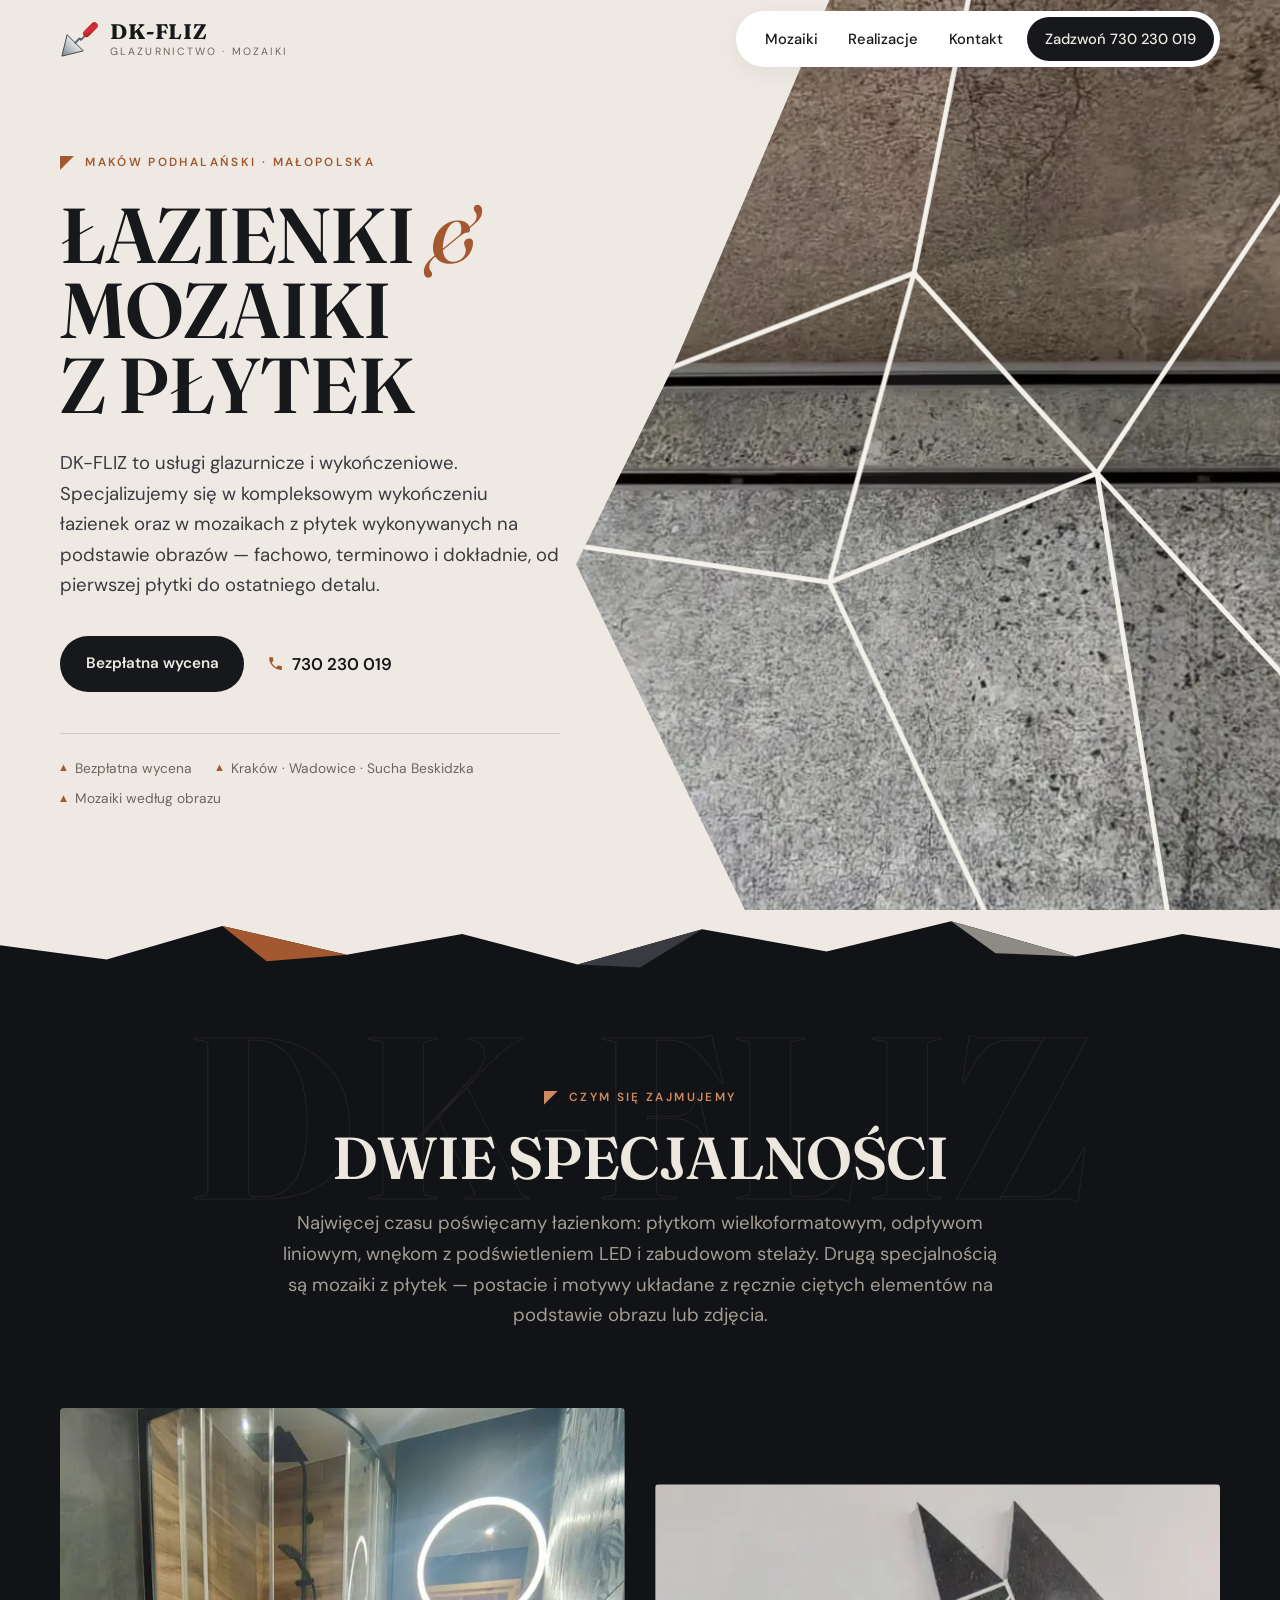
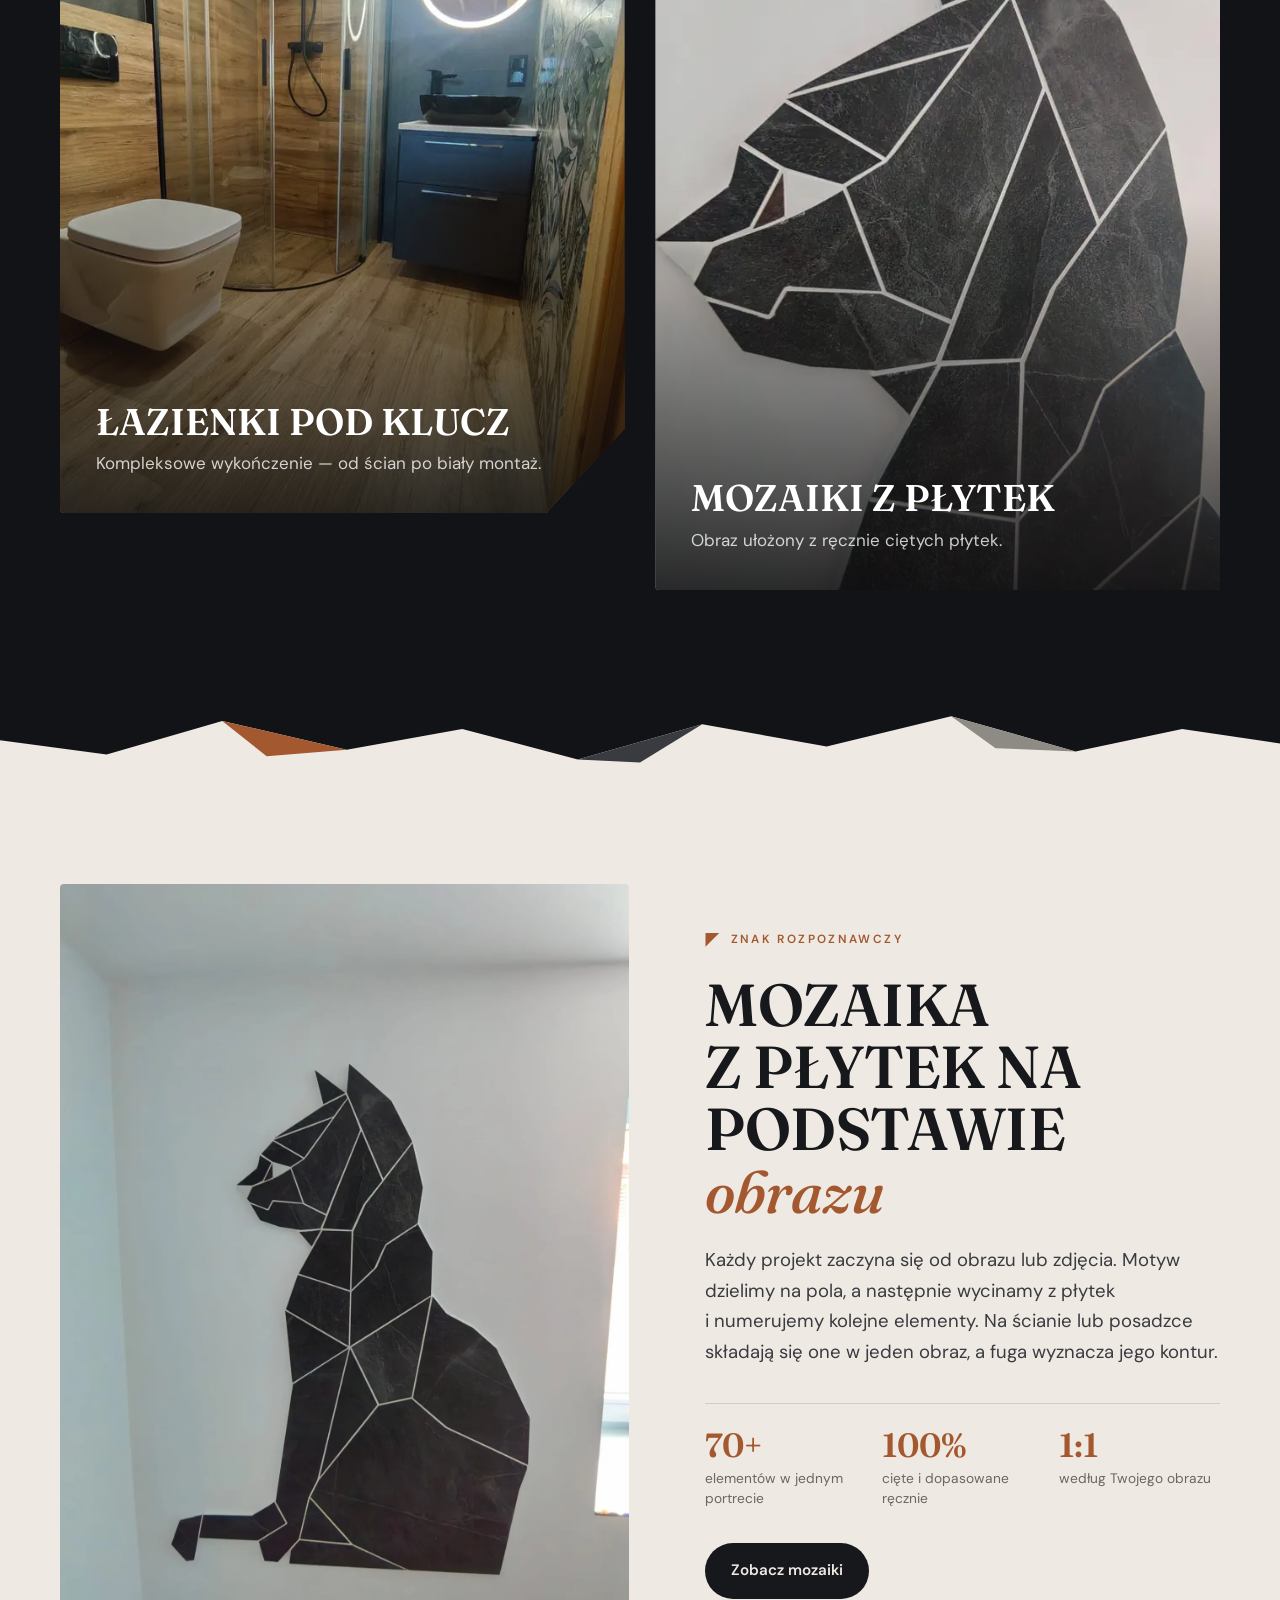
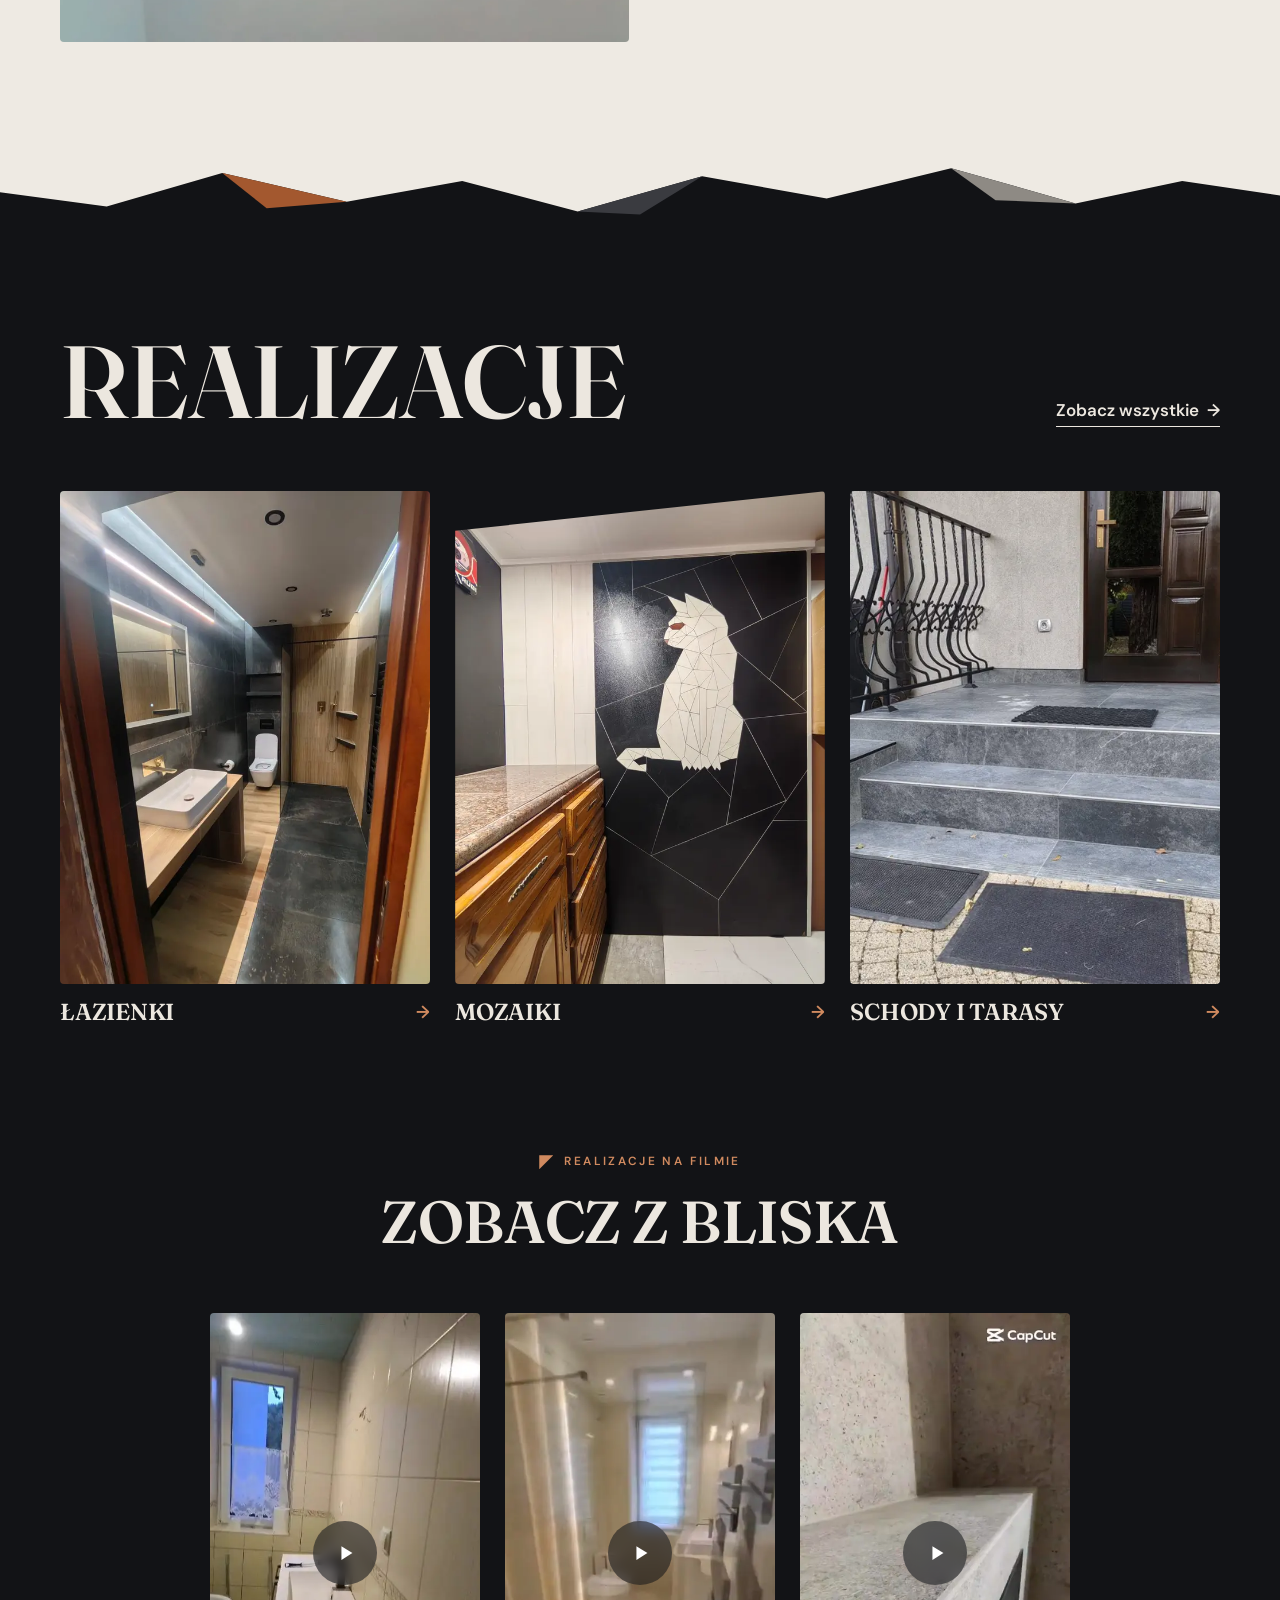
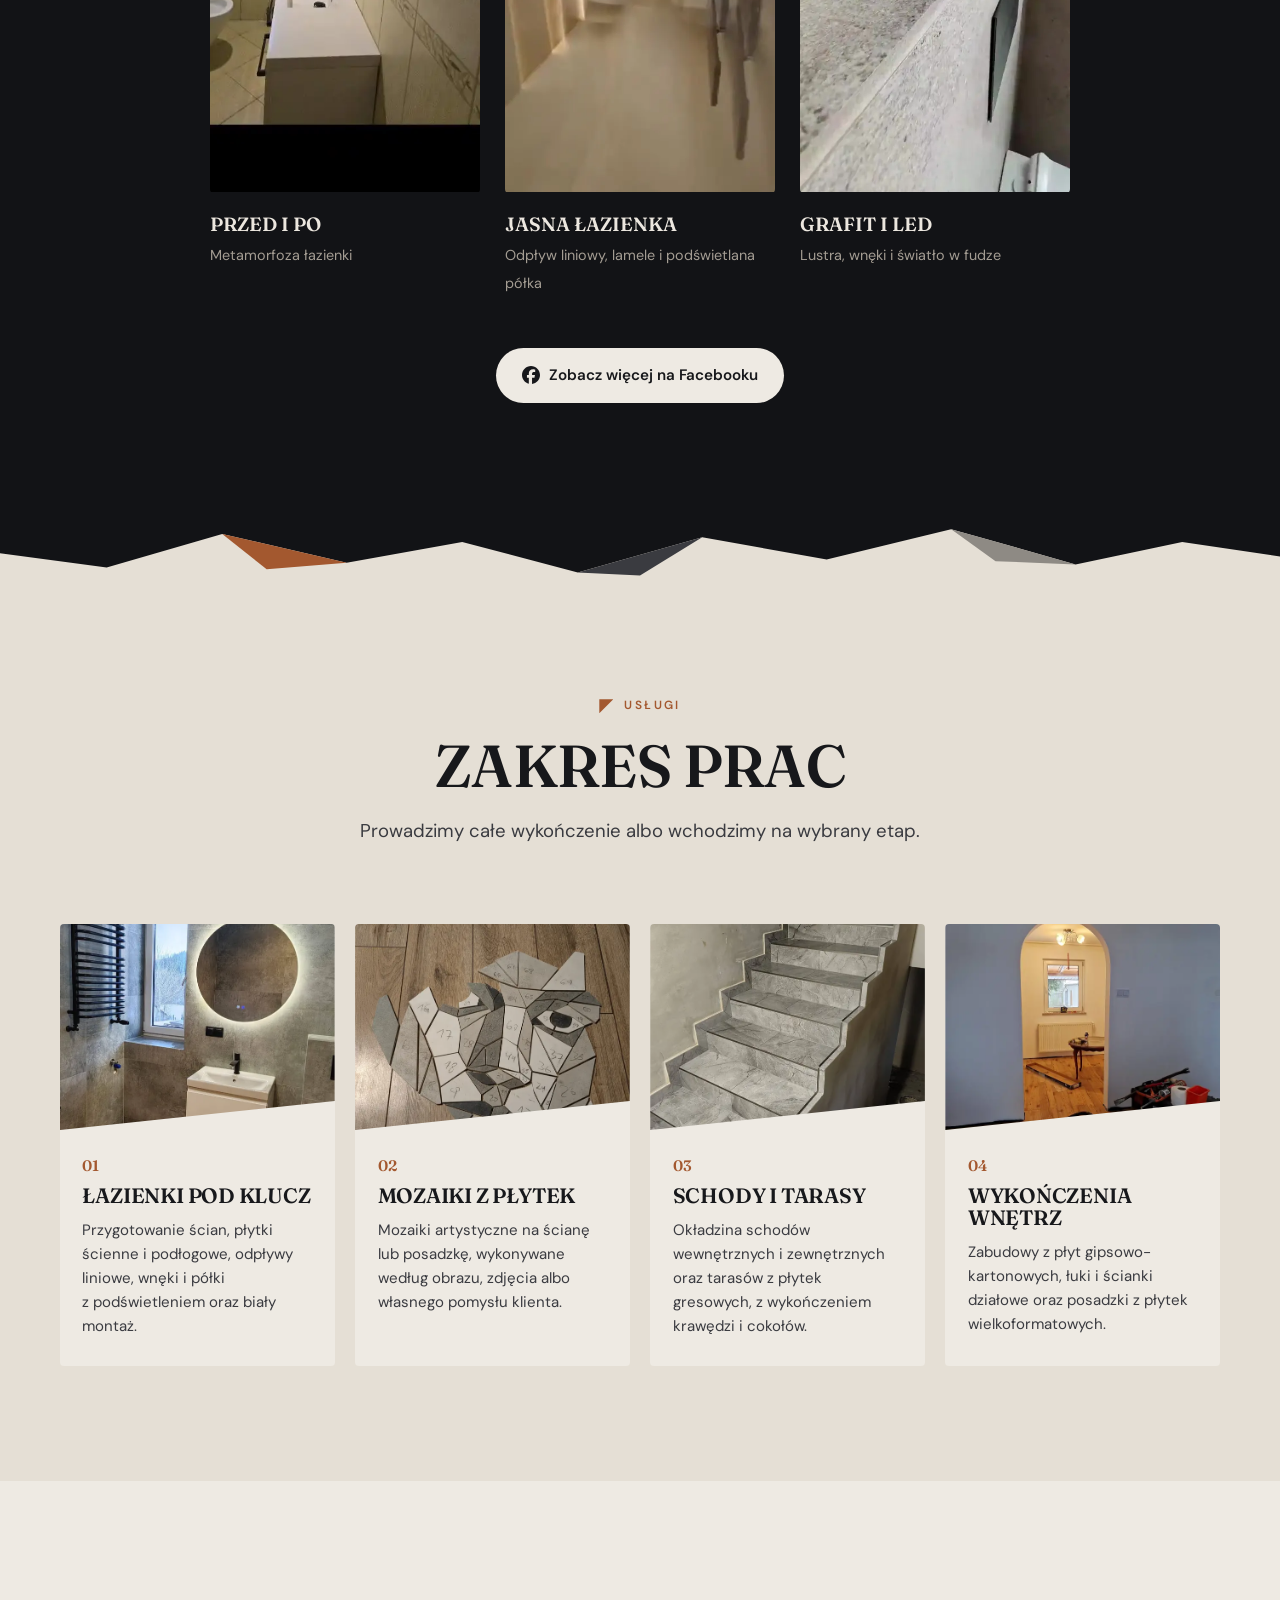
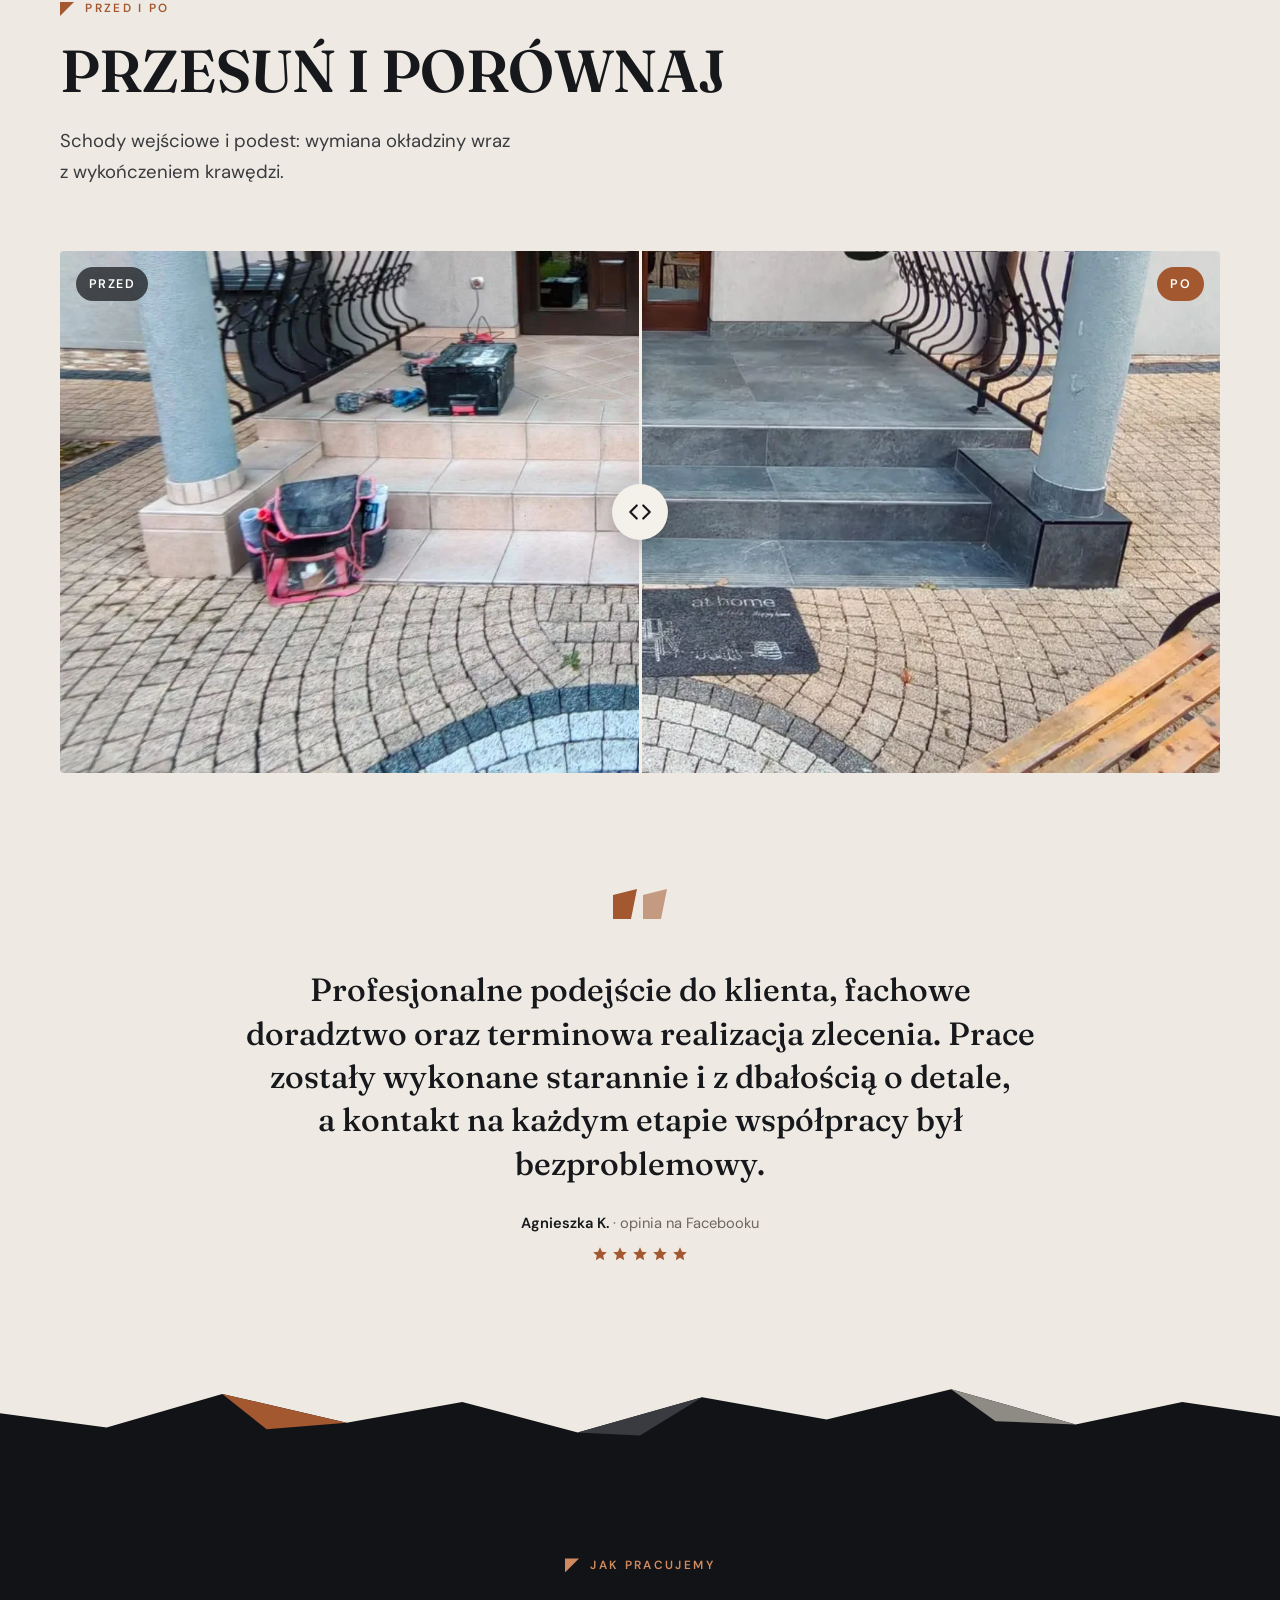
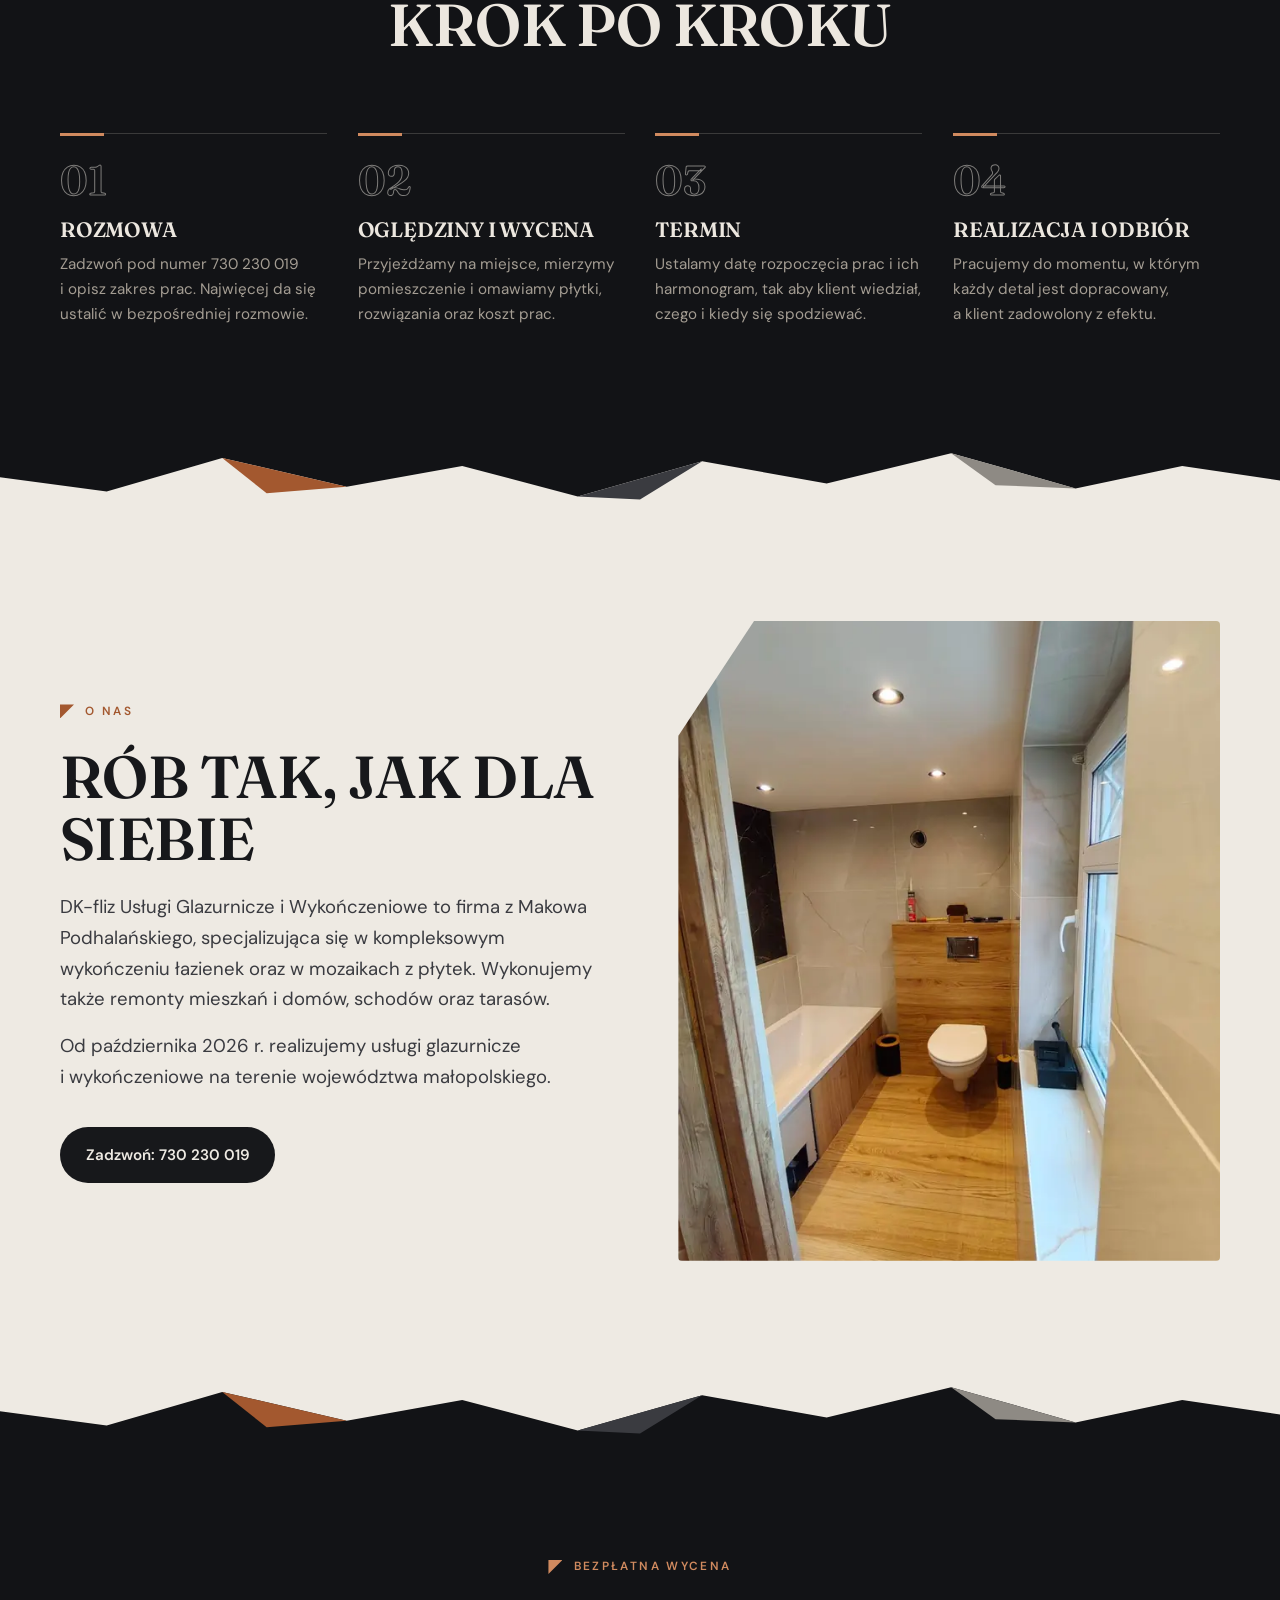
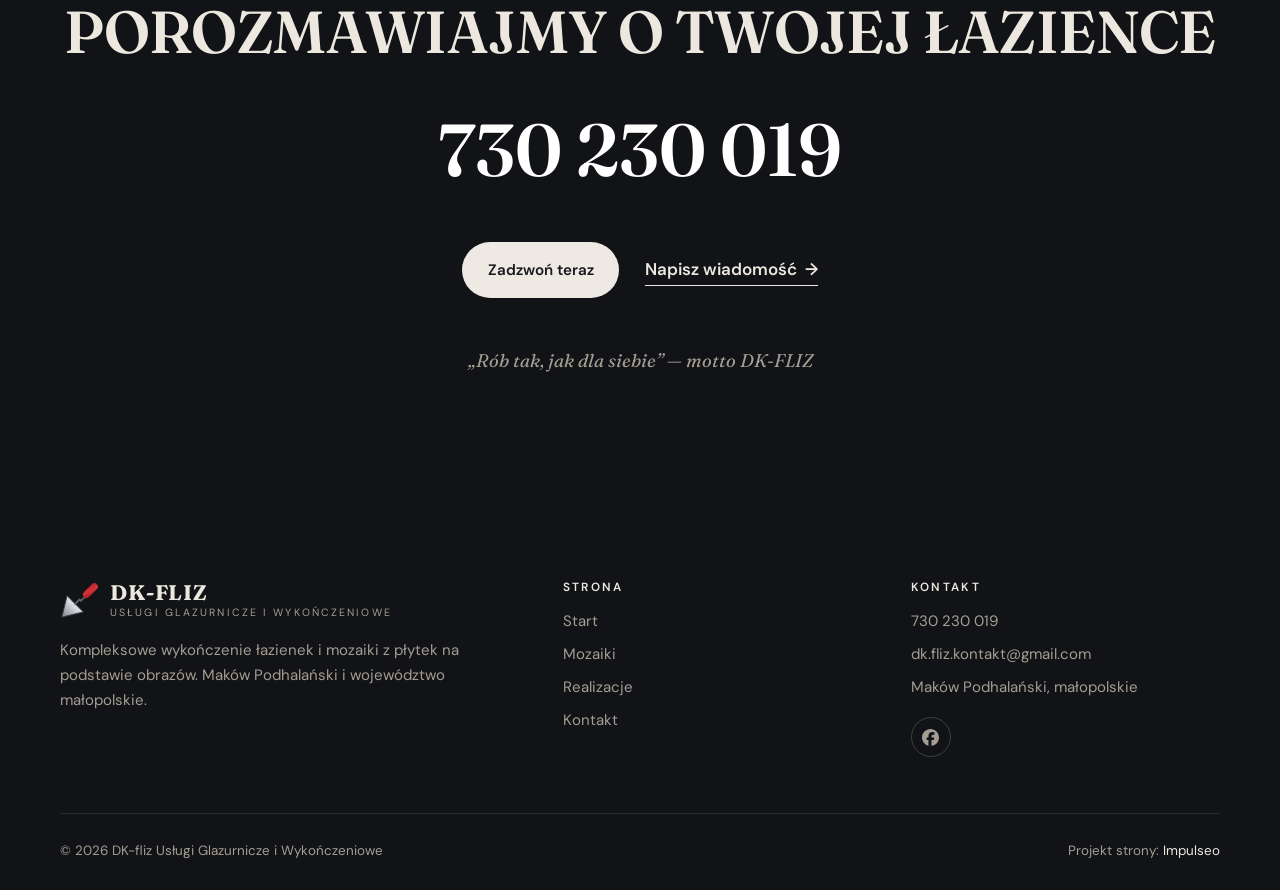
<file: index.html>
<!DOCTYPE html>
<html lang="pl">
<head>
<meta charset="UTF-8">
<meta name="viewport" content="width=device-width, initial-scale=1.0">
<title>DK-FLIZ — łazienki i mozaiki z płytek · Maków Podhalański</title>
<meta name="description" content="DK-FLIZ: kompleksowe wykończenie łazienek i mozaiki z płytek na podstawie obrazów. Maków Podhalański, Kraków, Wadowice, Sucha Beskidzka. Tel. 730 230 019.">
<meta name="robots" content="noindex, nofollow">
<link rel="canonical" href="https://impulseo-pl.github.io/dk-fliz/">
<meta name="theme-color" content="#EEEAE3">
<meta property="og:type" content="website">
<meta property="og:locale" content="pl_PL">
<meta property="og:site_name" content="DK-FLIZ">
<meta property="og:title" content="DK-FLIZ — łazienki i mozaiki z płytek · Maków Podhalański">
<meta property="og:description" content="DK-FLIZ: kompleksowe wykończenie łazienek i mozaiki z płytek na podstawie obrazów. Maków Podhalański, Kraków, Wadowice, Sucha Beskidzka. Tel. 730 230 019.">
<meta property="og:url" content="https://impulseo-pl.github.io/dk-fliz/">
<meta property="og:image" content="https://impulseo-pl.github.io/dk-fliz/img/og.jpg">
<meta property="og:image:width" content="1200">
<meta property="og:image:height" content="630">
<meta name="twitter:card" content="summary_large_image">
<link rel="icon" href="img/favicon.svg" type="image/svg+xml">
<script type="application/ld+json">{"@context": "https://schema.org", "@type": "HomeAndConstructionBusiness", "name": "DK-fliz Usługi Glazurnicze i Wykończeniowe", "url": "https://impulseo-pl.github.io/dk-fliz/", "telephone": "+48730230019", "email": "dk.fliz.kontakt@gmail.com", "image": "https://impulseo-pl.github.io/dk-fliz/img/og.jpg", "address": {"@type": "PostalAddress", "addressLocality": "Maków Podhalański", "addressRegion": "małopolskie", "addressCountry": "PL"}, "areaServed": ["Maków Podhalański", "Sucha Beskidzka", "Wadowice", "Kraków", "małopolskie"], "sameAs": ["https://www.facebook.com/profile.php?id=61575846427775"]}</script>
<link rel="preconnect" href="https://fonts.googleapis.com">
<link rel="preconnect" href="https://fonts.gstatic.com" crossorigin>
<link href="https://fonts.googleapis.com/css2?family=Fraunces:ital,opsz,wght@0,9..144,500;0,9..144,600;0,9..144,700;1,9..144,500&family=DM+Sans:opsz,wght@9..40,400;9..40,500;9..40,600&display=swap" rel="stylesheet">
<link rel="stylesheet" href="assets/styles.css?v=fc3f40e3">
</head>
<body>

<header class="nav">
  <div class="wrap nav-inner">
    <a class="brand" href="index.html" aria-label="DK-FLIZ — strona główna"><svg class="brand-mark" viewBox="0 0 40 40" aria-hidden="true"><defs><linearGradient id="kb" x1="0" y1="1" x2="1" y2="0"><stop offset="0" stop-color="#7C828A"/><stop offset=".55" stop-color="#D9DCE0"/><stop offset="1" stop-color="#9AA0A7"/></linearGradient><linearGradient id="kr" x1="0" y1="1" x2="1" y2="0"><stop offset="0" stop-color="#9E1A20"/><stop offset=".5" stop-color="#D8323A"/><stop offset="1" stop-color="#B0222A"/></linearGradient></defs><path d="M2 38 7.5 15.5 24.5 32.5Z" fill="url(#kb)" stroke="#3E434A" stroke-width="1" stroke-linejoin="round"/><path d="M16 24 20.5 19.5 22 21 26 17" fill="none" stroke="#5A6068" stroke-width="2" stroke-linecap="round" stroke-linejoin="round"/><rect x="22.5" y="6.5" width="19" height="7.4" rx="3.7" transform="rotate(-45 32 10.2)" fill="url(#kr)"/></svg><span class="brand-txt"><span class="brand-name">DK-FLIZ</span><span class="brand-sub">Glazurnictwo · Mozaiki</span></span></a>
    <nav class="nav-links" aria-label="Główna">
      <a href="mozaiki.html">Mozaiki</a><a href="realizacje.html">Realizacje</a><a href="kontakt.html">Kontakt</a>
      <a href="tel:+48730230019" class="pill">Zadzwoń 730 230 019</a>
    </nav>
    <button class="nav-toggle" aria-label="Menu" aria-expanded="false"><span></span><span></span><span></span></button>
  </div>
</header>

<main>
<section class="hero">
  <div class="hero-art">
    <video autoplay muted loop playsinline poster="img/poster-hero.webp" aria-label="Film z realizacji łazienki z podświetleniem LED"><source src="video/hero.mp4" type="video/mp4"></video>
    <svg class="grout" viewBox="0 0 100 100" preserveAspectRatio="none" aria-hidden="true">
      <polygon points="48,30 74,52 36,64" fill="rgba(255,255,255,.07)"/>
      <polygon points="74,52 100,74 100,100 84,100" fill="rgba(0,0,0,.2)"/>
      <polygon points="56,0 100,0 100,22 48,30" fill="rgba(0,0,0,.14)"/>
      <path d="M57 -5 L48 30 L-5 46"/>
      <path d="M48 30 L74 52 L105 16"/>
      <path d="M74 52 L36 64 L-5 59.4"/>
      <path d="M48 30 L36 64 L61 105"/>
      <path d="M74 52 L105 78"/>
      <path d="M74 52 L85 105"/>
    </svg>
  </div>
  <div class="wrap hero-inner">
    <div class="hero-copy">
      <span class="eyebrow">Maków Podhalański · Małopolska</span>
      <h1 class="h1">Łazienki <em>&amp;</em> mozaiki z&nbsp;płytek</h1>
      <p class="lead">DK-FLIZ to usługi glazurnicze i&nbsp;wykończeniowe. Specjalizujemy się w&nbsp;kompleksowym wykończeniu łazienek oraz w&nbsp;mozaikach z&nbsp;płytek wykonywanych na podstawie obrazów — fachowo, terminowo i&nbsp;dokładnie, od pierwszej płytki do ostatniego detalu.</p>
      <div class="hero-actions">
        <a href="kontakt.html" class="pill">Bezpłatna wycena</a>
        <a href="tel:+48730230019" class="tel"><svg viewBox="0 0 24 24" fill="none" aria-hidden="true"><path d="M6.6 10.8a15.5 15.5 0 0 0 6.6 6.6l2.2-2.2a1 1 0 0 1 1-.24 11.4 11.4 0 0 0 3.6.58 1 1 0 0 1 1 1V20a1 1 0 0 1-1 1A17 17 0 0 1 3 4a1 1 0 0 1 1-1h3.5a1 1 0 0 1 1 1c0 1.25.2 2.46.58 3.6a1 1 0 0 1-.25 1l-2.23 2.2Z" fill="currentColor"/></svg> 730 230 019</a>
      </div>
      <ul class="trust"><li>Bezpłatna wycena</li><li>Kraków · Wadowice · Sucha Beskidzka</li><li>Mozaiki według obrazu</li></ul>
    </div>
  </div>
</section>
<svg class="shards" viewBox="0 0 1440 80" preserveAspectRatio="none" aria-hidden="true" style="background:var(--paper)"><g style="transform-origin:center"><polygon points="0,80 0,44 120,62 250,20 390,56 520,30 650,68 790,24 930,52 1070,14 1210,58 1330,30 1440,48 1440,80" fill="var(--dark)"/><polygon points="250,20 390,56 300,64" fill="#A3582F"/><polygon points="1070,14 1210,58 1120,54" fill="#8E8A84"/><polygon points="650,68 790,24 720,72" fill="#3A3B40"/></g></svg>
<section class="sec dark">
  <span class="ghost" aria-hidden="true">DK-FLIZ</span>
  <div class="wrap">
    <div class="head reveal">
      <span class="eyebrow">Czym się zajmujemy</span>
      <h2 class="h2">Dwie specjalności</h2>
      <p class="lead">Najwięcej czasu poświęcamy łazienkom: płytkom wielkoformatowym, odpływom liniowym, wnękom z&nbsp;podświetleniem LED i&nbsp;zabudowom stelaży. Drugą specjalnością są mozaiki z&nbsp;płytek — postacie i&nbsp;motywy układane z&nbsp;ręcznie ciętych elementów na podstawie obrazu lub zdjęcia.</p>
    </div>
    <div class="duo">
      <a href="realizacje.html" class="feature reveal"><img src="img/lazienka-granat.webp" srcset="img/lazienka-granat-m.webp 860w, img/lazienka-granat.webp 1350w" sizes="(max-width: 900px) 100vw, 50vw" alt="Łazienka z kabiną prysznicową, granatową szafką i lustrem LED" width="1350" height="1800" loading="lazy" decoding="async"><span class="feature-txt"><span class="feature-ttl">Łazienki pod klucz</span><span class="feature-sub">Kompleksowe wykończenie — od ścian po biały montaż.</span></span></a>
      <a href="mozaiki.html" class="feature reveal"><img src="img/mozaika-kot-czarny-2.webp" srcset="img/mozaika-kot-czarny-2-m.webp 860w, img/mozaika-kot-czarny-2.webp 1350w" sizes="(max-width: 900px) 100vw, 50vw" alt="Mozaika z czarnych płytek przedstawiająca głowę kota" width="1350" height="1800" loading="lazy" decoding="async"><span class="feature-txt"><span class="feature-ttl">Mozaiki z&nbsp;płytek</span><span class="feature-sub">Obraz ułożony z ręcznie ciętych płytek.</span></span></a>
    </div>
  </div>
</section>
<svg class="shards" viewBox="0 0 1440 80" preserveAspectRatio="none" aria-hidden="true" style="background:var(--dark)"><g style="transform-origin:center"><polygon points="0,80 0,44 120,62 250,20 390,56 520,30 650,68 790,24 930,52 1070,14 1210,58 1330,30 1440,48 1440,80" fill="var(--paper)"/><polygon points="250,20 390,56 300,64" fill="#A3582F"/><polygon points="1070,14 1210,58 1120,54" fill="#8E8A84"/><polygon points="650,68 790,24 720,72" fill="#3A3B40"/></g></svg>
<section class="sec">
  <div class="wrap mz-split">
    <div class="mz-photo reveal"><img src="img/mozaika-kot-czarny.webp" alt="Mozaika z płytek — czarny kot na białej ścianie" width="1350" height="1800" loading="lazy" decoding="async"></div>
    <div class="mz-copy reveal">
      <span class="eyebrow">Znak rozpoznawczy</span>
      <h2 class="h2">Mozaika z&nbsp;płytek na podstawie <em>obrazu</em></h2>
      <p class="lead">Każdy projekt zaczyna się od obrazu lub zdjęcia. Motyw dzielimy na pola, a&nbsp;następnie wycinamy z&nbsp;płytek i&nbsp;numerujemy kolejne elementy. Na ścianie lub posadzce składają się one w&nbsp;jeden obraz, a&nbsp;fuga wyznacza jego kontur.</p>
      <div class="mz-facts">
        <div><b>70+</b><span>elementów w&nbsp;jednym portrecie</span></div>
        <div><b>100%</b><span>cięte i&nbsp;dopasowane ręcznie</span></div>
        <div><b>1:1</b><span>według Twojego obrazu</span></div>
      </div>
      <a href="mozaiki.html" class="pill">Zobacz mozaiki</a>
    </div>
  </div>
</section>
<svg class="shards" viewBox="0 0 1440 80" preserveAspectRatio="none" aria-hidden="true" style="background:var(--paper)"><g style="transform-origin:center"><polygon points="0,80 0,44 120,62 250,20 390,56 520,30 650,68 790,24 930,52 1070,14 1210,58 1330,30 1440,48 1440,80" fill="var(--dark)"/><polygon points="250,20 390,56 300,64" fill="#A3582F"/><polygon points="1070,14 1210,58 1120,54" fill="#8E8A84"/><polygon points="650,68 790,24 720,72" fill="#3A3B40"/></g></svg>
<section class="sec dark">
  <div class="wrap">
    <div class="head-row reveal">
      <h2 class="big">Realizacje</h2>
      <a href="realizacje.html" class="more" style="color:var(--on-dark)">Zobacz wszystkie <span class="arr">→</span></a>
    </div>
    <div class="trio">
      <a href="realizacje.html" class="project reveal"><span class="project-img"><img src="img/lazienka-grafit-1.webp" srcset="img/lazienka-grafit-1-m.webp 860w, img/lazienka-grafit-1.webp 1200w" sizes="(max-width: 900px) 100vw, 50vw" alt="Łazienka w grafitowych płytkach z drewnianym blatem i podświetleniem" width="1200" height="1600" loading="lazy" decoding="async"></span><h3>Łazienki</h3></a>
      <a href="mozaiki.html" class="project reveal"><span class="project-img"><img src="img/mozaika-kot-bialy.webp" srcset="img/mozaika-kot-bialy-m.webp 860w, img/mozaika-kot-bialy.webp 1350w" sizes="(max-width: 900px) 100vw, 50vw" alt="Mozaika z płytek: biały kot na czarnej ścianie w kuchni" width="1350" height="1800" loading="lazy" decoding="async"></span><h3>Mozaiki</h3></a>
      <a href="realizacje.html" class="project reveal"><span class="project-img"><img src="img/taras-3.webp" srcset="img/taras-3-m.webp 860w, img/taras-3.webp 1800w" sizes="(max-width: 900px) 100vw, 50vw" alt="Schody wejściowe i taras wyłożone ciemnymi płytkami" width="1800" height="1350" loading="lazy" decoding="async"></span><h3>Schody i&nbsp;tarasy</h3></a>
    </div>
    <div class="head reveal" style="margin:clamp(80px,10vw,140px) 0 clamp(36px,5vw,60px)">
      <span class="eyebrow">Realizacje na filmie</span>
      <h2 class="h2">Zobacz z&nbsp;bliska</h2>
    </div>
    <div class="reels">
      <figure class="reel reveal">
        <div class="reel-frame"><video src="video/przed-po.mp4" poster="img/poster-przed-po.webp" muted loop playsinline preload="none" aria-label="Przed i po"></video>
        <button class="reel-play" aria-label="Odtwórz lub zatrzymaj film: Przed i po"><span><svg viewBox="0 0 24 24" aria-hidden="true"><path d="M7 4.5v15l12-7.5Z" fill="currentColor"/></svg></span></button></div>
        <figcaption><b>Przed i po</b><span>Metamorfoza łazienki</span></figcaption>
      </figure>
      <figure class="reel reveal">
        <div class="reel-frame"><video src="video/lazienka-marmur.mp4" poster="img/poster-lazienka-marmur.webp" muted loop playsinline preload="none" aria-label="Jasna łazienka"></video>
        <button class="reel-play" aria-label="Odtwórz lub zatrzymaj film: Jasna łazienka"><span><svg viewBox="0 0 24 24" aria-hidden="true"><path d="M7 4.5v15l12-7.5Z" fill="currentColor"/></svg></span></button></div>
        <figcaption><b>Jasna łazienka</b><span>Odpływ liniowy, lamele i podświetlana półka</span></figcaption>
      </figure>
      <figure class="reel reveal">
        <div class="reel-frame"><video src="video/lazienka-led.mp4" poster="img/poster-lazienka-led.webp" muted loop playsinline preload="none" aria-label="Grafit i LED"></video>
        <button class="reel-play" aria-label="Odtwórz lub zatrzymaj film: Grafit i LED"><span><svg viewBox="0 0 24 24" aria-hidden="true"><path d="M7 4.5v15l12-7.5Z" fill="currentColor"/></svg></span></button></div>
        <figcaption><b>Grafit i LED</b><span>Lustra, wnęki i światło w fudze</span></figcaption>
      </figure>
    </div>
    <div class="reels-more reveal"><a href="https://www.facebook.com/profile.php?id=61575846427775" target="_blank" rel="noopener" class="pill pill-light"><svg viewBox="0 0 24 24" aria-hidden="true"><path d="M9.1 23.7v-8H6.6V12h2.5v-1.6c0-4 1.9-6 5.9-6 .4 0 1 0 1.5.1l1.1.2v3.3h-1.4c-.7 0-1.3.1-1.7.3-.3.2-.5.4-.7.6-.3.4-.4 1-.4 1.8V12h3.9l-.4 2.1-.3 1.6h-3.2v8.2C19.4 23.2 24 18.2 24 12 24 5.4 18.6 0 12 0S0 5.4 0 12c0 5.6 3.9 10.4 9.1 11.7Z" fill="currentColor"/></svg> Zobacz więcej na Facebooku</a></div>
  </div>
</section>
<svg class="shards" viewBox="0 0 1440 80" preserveAspectRatio="none" aria-hidden="true" style="background:var(--dark)"><g style="transform-origin:center"><polygon points="0,80 0,44 120,62 250,20 390,56 520,30 650,68 790,24 930,52 1070,14 1210,58 1330,30 1440,48 1440,80" fill="var(--paper-2)"/><polygon points="250,20 390,56 300,64" fill="#A3582F"/><polygon points="1070,14 1210,58 1120,54" fill="#8E8A84"/><polygon points="650,68 790,24 720,72" fill="#3A3B40"/></g></svg>
<section class="sec paper-2">
  <div class="wrap">
    <div class="head reveal">
      <span class="eyebrow">Usługi</span>
      <h2 class="h2">Zakres prac</h2>
      <p class="lead">Prowadzimy całe wykończenie albo wchodzimy na wybrany etap.</p>
    </div>
    <div class="cards">
      <a href="realizacje.html" class="card reveal"><span class="card-img"><img src="img/lazienka-beton-1.webp" srcset="img/lazienka-beton-1-m.webp 860w, img/lazienka-beton-1.webp 1200w" sizes="(max-width: 900px) 100vw, 50vw" alt="Łazienka w szarych płytkach z okrągłym lustrem LED" width="1200" height="1600" loading="lazy" decoding="async"></span><span class="card-body"><span class="card-no">01</span><h3>Łazienki pod klucz</h3><p>Przygotowanie ścian, płytki ścienne i&nbsp;podłogowe, odpływy liniowe, wnęki i&nbsp;półki z&nbsp;podświetleniem oraz biały montaż.</p></span></a>
      <a href="mozaiki.html" class="card reveal"><span class="card-img"><img src="img/mozaika-twarz.webp" srcset="img/mozaika-twarz-m.webp 860w, img/mozaika-twarz.webp 1350w" sizes="(max-width: 900px) 100vw, 50vw" alt="Ponumerowane elementy mozaiki portretowej z płytek" width="1350" height="1800" loading="lazy" decoding="async"></span><span class="card-body"><span class="card-no">02</span><h3>Mozaiki z&nbsp;płytek</h3><p>Mozaiki artystyczne na ścianę lub posadzkę, wykonywane według obrazu, zdjęcia albo własnego pomysłu klienta.</p></span></a>
      <a href="realizacje.html" class="card reveal"><span class="card-img"><img src="img/schody.webp" srcset="img/schody-m.webp 860w, img/schody.webp 1350w" sizes="(max-width: 900px) 100vw, 50vw" alt="Schody wewnętrzne wyłożone płytkami" width="1350" height="1800" loading="lazy" decoding="async"></span><span class="card-body"><span class="card-no">03</span><h3>Schody i&nbsp;tarasy</h3><p>Okładzina schodów wewnętrznych i&nbsp;zewnętrznych oraz tarasów z&nbsp;płytek gresowych, z&nbsp;wykończeniem krawędzi i&nbsp;cokołów.</p></span></a>
      <a href="realizacje.html" class="card reveal"><span class="card-img"><img src="img/zabudowa-luk-2.webp" srcset="img/zabudowa-luk-2-m.webp 860w, img/zabudowa-luk-2.webp 1350w" sizes="(max-width: 900px) 100vw, 50vw" alt="Pomieszczenie z łukowym przejściem z płyt gipsowo-kartonowych" width="1350" height="1800" loading="lazy" decoding="async"></span><span class="card-body"><span class="card-no">04</span><h3>Wykończenia wnętrz</h3><p>Zabudowy z&nbsp;płyt gipsowo-kartonowych, łuki i&nbsp;ścianki działowe oraz posadzki z&nbsp;płytek wielkoformatowych.</p></span></a>
    </div>
  </div>
</section>
<section class="sec">
  <div class="wrap">
    <div class="head-row reveal">
      <div><span class="eyebrow">Przed i po</span><h2 class="h2" style="margin-top:1rem">Przesuń i&nbsp;porównaj</h2></div>
      <p class="lead" style="max-width:44ch">Schody wejściowe i&nbsp;podest: wymiana okładziny wraz z&nbsp;wykończeniem krawędzi.</p>
    </div>
    <div class="ba reveal">
      <img src="img/ba-taras-przed.webp" alt="Schody wejściowe przed remontem — jasne, stare płytki" width="1600" height="720" loading="lazy" decoding="async">
      <img src="img/ba-taras-po.webp" alt="Schody wejściowe po remoncie" width="1600" height="720" loading="lazy" decoding="async" class="ba-po">
      <span class="ba-tag l">Przed</span><span class="ba-tag r">Po</span>
      <span class="ba-line"></span><span class="ba-knob"><svg viewBox="0 0 24 24" fill="none" aria-hidden="true"><path d="m9 6-6 6 6 6M15 6l6 6-6 6" stroke="currentColor" stroke-width="2" stroke-linecap="round" stroke-linejoin="round"/></svg></span>
      <input type="range" min="0" max="100" value="50" aria-label="Porównanie przed i po">
    </div>
  </div>
</section>
<section class="sec" style="padding-top:0">
  <div class="wrap quote reveal">
    <svg class="quote-mark" viewBox="0 0 54 54" aria-hidden="true"><polygon points="0,6 24,0 18,30 0,30" fill="currentColor"/><polygon points="30,6 54,0 48,30 30,30" fill="currentColor" opacity=".55"/></svg>
    <blockquote>Profesjonalne podejście do klienta, fachowe doradztwo oraz terminowa realizacja zlecenia. Prace zostały wykonane starannie i&nbsp;z&nbsp;dbałością o&nbsp;detale, a&nbsp;kontakt na każdym etapie współpracy był bezproblemowy.</blockquote>
    <cite><b>Agnieszka K.</b> · opinia na Facebooku</cite>
    <div class="stars" aria-label="Ocena: polecam"><svg viewBox="0 0 24 24" aria-hidden="true"><path d="m12 2 3 6.6 7.2.8-5.4 4.9 1.5 7.1L12 17.8 5.7 21.4l1.5-7.1L1.8 9.4 9 8.6Z" fill="currentColor"/></svg><svg viewBox="0 0 24 24" aria-hidden="true"><path d="m12 2 3 6.6 7.2.8-5.4 4.9 1.5 7.1L12 17.8 5.7 21.4l1.5-7.1L1.8 9.4 9 8.6Z" fill="currentColor"/></svg><svg viewBox="0 0 24 24" aria-hidden="true"><path d="m12 2 3 6.6 7.2.8-5.4 4.9 1.5 7.1L12 17.8 5.7 21.4l1.5-7.1L1.8 9.4 9 8.6Z" fill="currentColor"/></svg><svg viewBox="0 0 24 24" aria-hidden="true"><path d="m12 2 3 6.6 7.2.8-5.4 4.9 1.5 7.1L12 17.8 5.7 21.4l1.5-7.1L1.8 9.4 9 8.6Z" fill="currentColor"/></svg><svg viewBox="0 0 24 24" aria-hidden="true"><path d="m12 2 3 6.6 7.2.8-5.4 4.9 1.5 7.1L12 17.8 5.7 21.4l1.5-7.1L1.8 9.4 9 8.6Z" fill="currentColor"/></svg></div>
  </div>
</section>
<svg class="shards" viewBox="0 0 1440 80" preserveAspectRatio="none" aria-hidden="true" style="background:var(--paper)"><g style="transform-origin:center"><polygon points="0,80 0,44 120,62 250,20 390,56 520,30 650,68 790,24 930,52 1070,14 1210,58 1330,30 1440,48 1440,80" fill="var(--dark)"/><polygon points="250,20 390,56 300,64" fill="#A3582F"/><polygon points="1070,14 1210,58 1120,54" fill="#8E8A84"/><polygon points="650,68 790,24 720,72" fill="#3A3B40"/></g></svg>
<section class="sec dark">
  <div class="wrap">
    <div class="head reveal">
      <span class="eyebrow">Jak pracujemy</span>
      <h2 class="h2">Krok po kroku</h2>
    </div>
    <ol class="steps">
      <li class="reveal"><span class="no">01</span><h3>Rozmowa</h3><p>Zadzwoń pod numer 730 230 019 i&nbsp;opisz zakres prac. Najwięcej da się ustalić w&nbsp;bezpośredniej rozmowie.</p></li>
      <li class="reveal"><span class="no">02</span><h3>Oględziny i&nbsp;wycena</h3><p>Przyjeżdżamy na miejsce, mierzymy pomieszczenie i&nbsp;omawiamy płytki, rozwiązania oraz koszt prac.</p></li>
      <li class="reveal"><span class="no">03</span><h3>Termin</h3><p>Ustalamy datę rozpoczęcia prac i&nbsp;ich harmonogram, tak aby klient wiedział, czego i&nbsp;kiedy się spodziewać.</p></li>
      <li class="reveal"><span class="no">04</span><h3>Realizacja i&nbsp;odbiór</h3><p>Pracujemy do momentu, w&nbsp;którym każdy detal jest dopracowany, a&nbsp;klient zadowolony z&nbsp;efektu.</p></li>
    </ol>
  </div>
</section>
<svg class="shards" viewBox="0 0 1440 80" preserveAspectRatio="none" aria-hidden="true" style="background:var(--dark)"><g style="transform-origin:center"><polygon points="0,80 0,44 120,62 250,20 390,56 520,30 650,68 790,24 930,52 1070,14 1210,58 1330,30 1440,48 1440,80" fill="var(--paper)"/><polygon points="250,20 390,56 300,64" fill="#A3582F"/><polygon points="1070,14 1210,58 1120,54" fill="#8E8A84"/><polygon points="650,68 790,24 720,72" fill="#3A3B40"/></g></svg>
<section class="sec">
  <div class="wrap mz-split" style="grid-template-columns:1fr 1fr">
    <div class="reveal">
      <span class="eyebrow">O nas</span>
      <h2 class="h2" style="margin:1.2rem 0 1.4rem">Rób tak, jak dla siebie</h2>
      <p class="lead">DK-fliz Usługi Glazurnicze i&nbsp;Wykończeniowe to firma z&nbsp;Makowa Podhalańskiego, specjalizująca się w&nbsp;kompleksowym wykończeniu łazienek oraz w&nbsp;mozaikach z&nbsp;płytek. Wykonujemy także remonty mieszkań i&nbsp;domów, schodów oraz tarasów.</p>
      <p class="lead" style="margin-top:1rem">Od października 2026 r. realizujemy usługi glazurnicze i&nbsp;wykończeniowe na terenie województwa małopolskiego.</p>
      <div class="hero-actions"><a href="tel:+48730230019" class="pill">Zadzwoń: 730 230 019</a></div>
    </div>
    <div class="about-img reveal"><img src="img/lazienka-drewno.webp" srcset="img/lazienka-drewno-m.webp 860w, img/lazienka-drewno.webp 1350w" sizes="(max-width: 900px) 100vw, 50vw" alt="Łazienka z wanną, płytkami drewnopodobnymi i stelażem podwieszanym" width="1350" height="1800" loading="lazy" decoding="async"></div>
  </div>
</section>
<svg class="shards" viewBox="0 0 1440 80" preserveAspectRatio="none" aria-hidden="true" style="background:var(--paper)"><g style="transform-origin:center"><polygon points="0,80 0,44 120,62 250,20 390,56 520,30 650,68 790,24 930,52 1070,14 1210,58 1330,30 1440,48 1440,80" fill="var(--dark)"/><polygon points="250,20 390,56 300,64" fill="#A3582F"/><polygon points="1070,14 1210,58 1120,54" fill="#8E8A84"/><polygon points="650,68 790,24 720,72" fill="#3A3B40"/></g></svg>
<section class="sec dark final">
  <div class="wrap reveal">
    <span class="eyebrow">Bezpłatna wycena</span>
    <h2 class="h2" style="margin-top:1.2rem">Porozmawiajmy o&nbsp;Twojej łazience</h2>
    <a href="tel:+48730230019" class="final-tel">730 230 019</a>
    <div class="final-actions"><a href="tel:+48730230019" class="pill pill-light">Zadzwoń teraz</a><a href="kontakt.html" class="more" style="color:var(--on-dark)">Napisz wiadomość <span class="arr">→</span></a></div>
    <p class="motto">„Rób tak, jak dla siebie” — motto DK-FLIZ</p>
  </div>
</section>
</main>

<footer>
  <div class="wrap">
    <div class="foot-grid">
      <div class="foot-brand">
        <a class="brand" href="index.html"><svg class="brand-mark" viewBox="0 0 40 40" aria-hidden="true"><defs><linearGradient id="kb" x1="0" y1="1" x2="1" y2="0"><stop offset="0" stop-color="#7C828A"/><stop offset=".55" stop-color="#D9DCE0"/><stop offset="1" stop-color="#9AA0A7"/></linearGradient><linearGradient id="kr" x1="0" y1="1" x2="1" y2="0"><stop offset="0" stop-color="#9E1A20"/><stop offset=".5" stop-color="#D8323A"/><stop offset="1" stop-color="#B0222A"/></linearGradient></defs><path d="M2 38 7.5 15.5 24.5 32.5Z" fill="url(#kb)" stroke="#3E434A" stroke-width="1" stroke-linejoin="round"/><path d="M16 24 20.5 19.5 22 21 26 17" fill="none" stroke="#5A6068" stroke-width="2" stroke-linecap="round" stroke-linejoin="round"/><rect x="22.5" y="6.5" width="19" height="7.4" rx="3.7" transform="rotate(-45 32 10.2)" fill="url(#kr)"/></svg><span class="brand-txt"><span class="brand-name">DK-FLIZ</span><span class="brand-sub">Usługi glazurnicze i wykończeniowe</span></span></a>
        <p>Kompleksowe wykończenie łazienek i mozaiki z płytek na podstawie obrazów. Maków Podhalański i województwo małopolskie.</p>
      </div>
      <div class="foot-col">
        <h4>Strona</h4>
        <a href="index.html">Start</a><a href="mozaiki.html">Mozaiki</a><a href="realizacje.html">Realizacje</a><a href="kontakt.html">Kontakt</a>
      </div>
      <div class="foot-col">
        <h4>Kontakt</h4>
        <a href="tel:+48730230019">730 230 019</a>
        <a href="mailto:dk.fliz.kontakt@gmail.com">dk.fliz.kontakt@gmail.com</a>
        <p>Maków Podhalański, małopolskie</p>
        <a class="soc" href="https://www.facebook.com/profile.php?id=61575846427775" target="_blank" rel="noopener" aria-label="Facebook DK-FLIZ"><svg viewBox="0 0 24 24" aria-hidden="true"><path d="M9.1 23.7v-8H6.6V12h2.5v-1.6c0-4 1.9-6 5.9-6 .4 0 1 0 1.5.1l1.1.2v3.3h-1.4c-.7 0-1.3.1-1.7.3-.3.2-.5.4-.7.6-.3.4-.4 1-.4 1.8V12h3.9l-.4 2.1-.3 1.6h-3.2v8.2C19.4 23.2 24 18.2 24 12 24 5.4 18.6 0 12 0S0 5.4 0 12c0 5.6 3.9 10.4 9.1 11.7Z" fill="currentColor"/></svg></a>
      </div>
    </div>
    <div class="foot-bot">
      <span>© 2026 DK-fliz Usługi Glazurnicze i Wykończeniowe</span>
      <span>Projekt strony: <a href="https://impulseo.pl" target="_blank" rel="noopener">Impulseo</a></span>
    </div>
  </div>
</footer>
<div class="sticky-call"><a class="sc-call" href="tel:+48730230019"><svg viewBox="0 0 24 24" fill="none" aria-hidden="true"><path d="M6.6 10.8a15.5 15.5 0 0 0 6.6 6.6l2.2-2.2a1 1 0 0 1 1-.24 11.4 11.4 0 0 0 3.6.58 1 1 0 0 1 1 1V20a1 1 0 0 1-1 1A17 17 0 0 1 3 4a1 1 0 0 1 1-1h3.5a1 1 0 0 1 1 1c0 1.25.2 2.46.58 3.6a1 1 0 0 1-.25 1l-2.23 2.2Z" fill="currentColor"/></svg> Zadzwoń</a><a class="sc-quote" href="kontakt.html">Bezpłatna wycena</a></div>

<script src="assets/main.js?v=1b0484b2"></script>
</body>
</html>
</file>
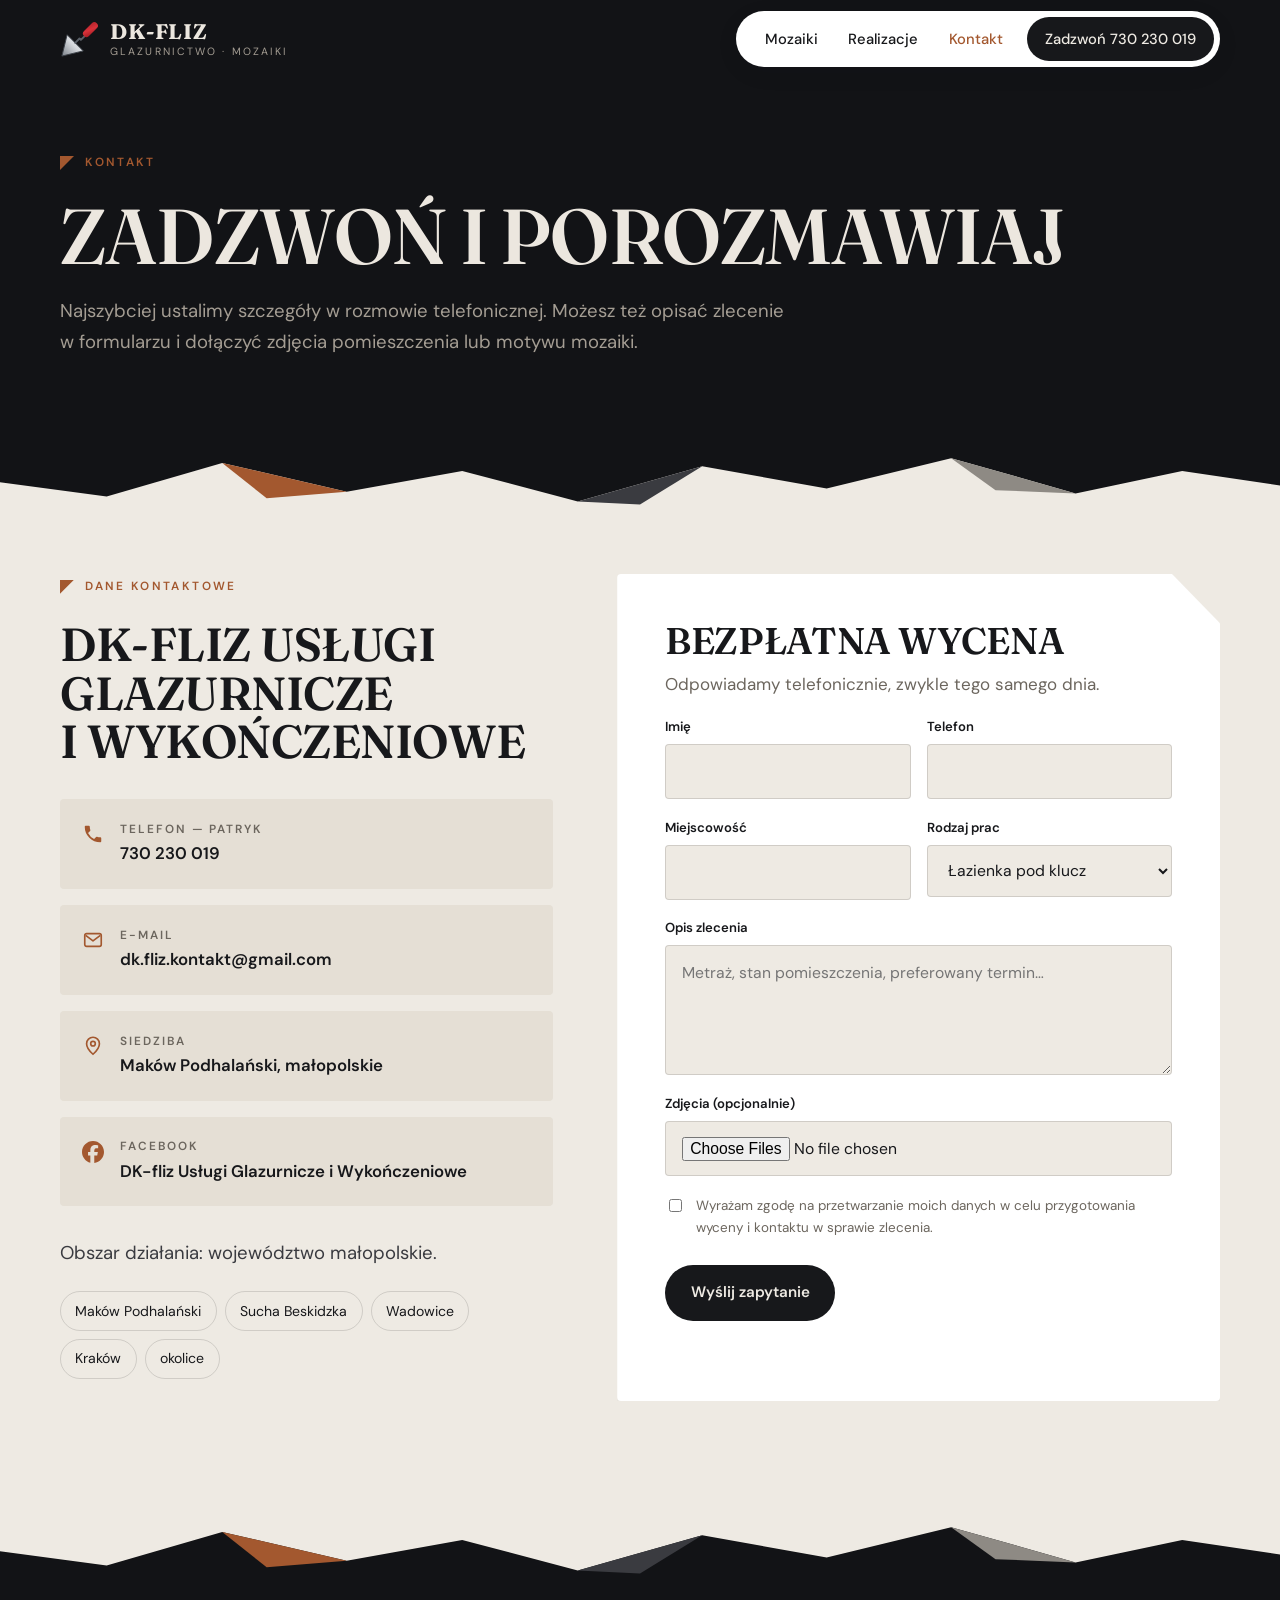
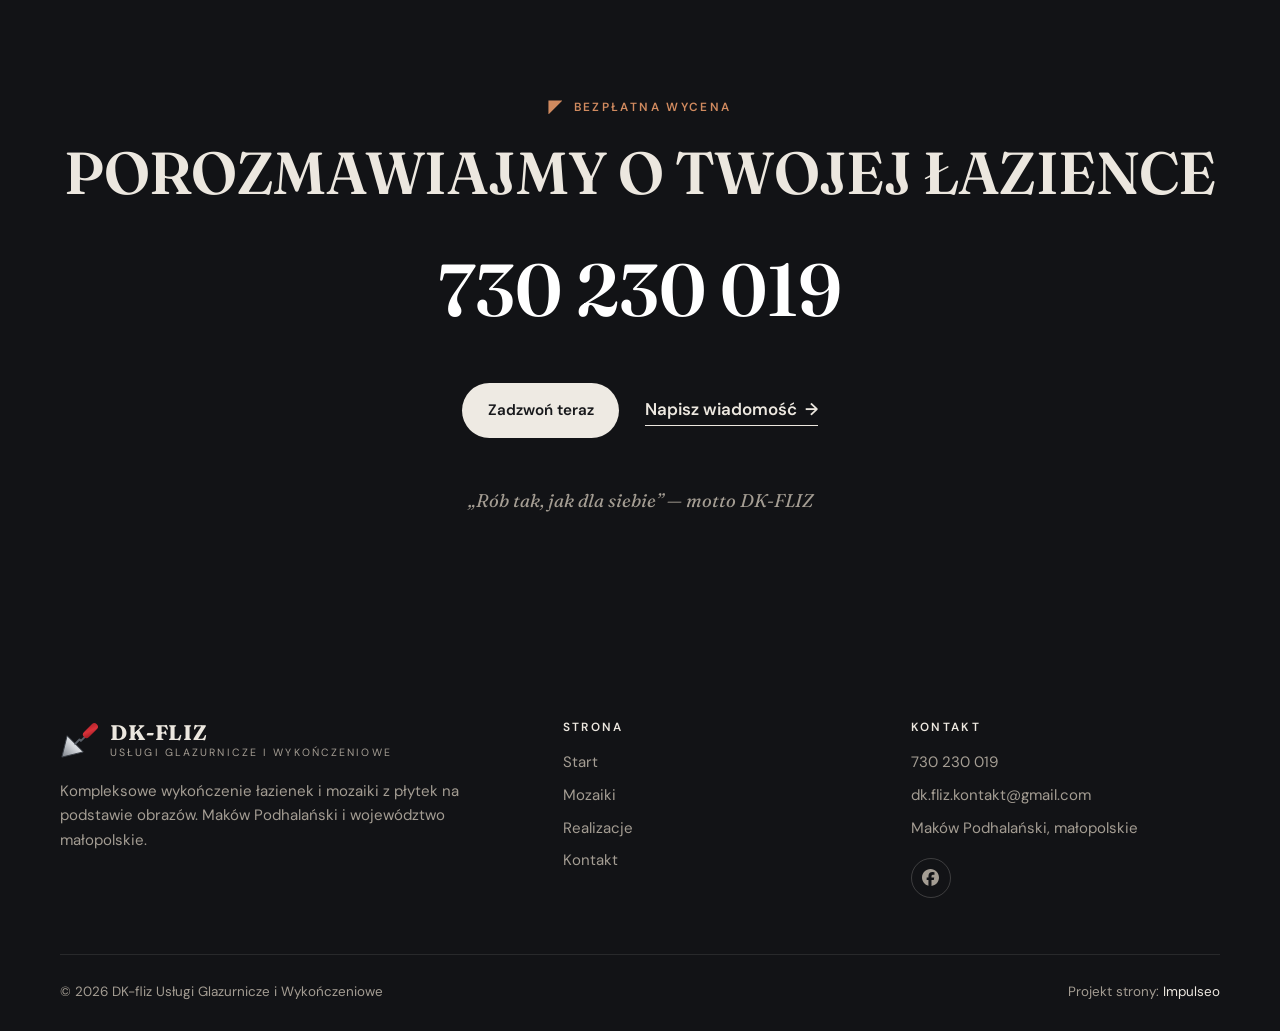
<file: kontakt.html>
<!DOCTYPE html>
<html lang="pl">
<head>
<meta charset="UTF-8">
<meta name="viewport" content="width=device-width, initial-scale=1.0">
<title>Kontakt — bezpłatna wycena · DK-FLIZ</title>
<meta name="description" content="Kontakt z DK-FLIZ: tel. 730 230 019, dk.fliz.kontakt@gmail.com. Łazienki pod klucz i mozaiki z płytek — Maków Podhalański i Małopolska.">
<meta name="robots" content="noindex, nofollow">
<link rel="canonical" href="https://impulseo-pl.github.io/dk-fliz/kontakt.html">
<meta name="theme-color" content="#EEEAE3">
<meta property="og:type" content="website">
<meta property="og:locale" content="pl_PL">
<meta property="og:site_name" content="DK-FLIZ">
<meta property="og:title" content="Kontakt — bezpłatna wycena · DK-FLIZ">
<meta property="og:description" content="Kontakt z DK-FLIZ: tel. 730 230 019, dk.fliz.kontakt@gmail.com. Łazienki pod klucz i mozaiki z płytek — Maków Podhalański i Małopolska.">
<meta property="og:url" content="https://impulseo-pl.github.io/dk-fliz/kontakt.html">
<meta property="og:image" content="https://impulseo-pl.github.io/dk-fliz/img/og.jpg">
<meta property="og:image:width" content="1200">
<meta property="og:image:height" content="630">
<meta name="twitter:card" content="summary_large_image">
<link rel="icon" href="img/favicon.svg" type="image/svg+xml">
<script type="application/ld+json">{"@context": "https://schema.org", "@type": "HomeAndConstructionBusiness", "name": "DK-fliz Usługi Glazurnicze i Wykończeniowe", "url": "https://impulseo-pl.github.io/dk-fliz/", "telephone": "+48730230019", "email": "dk.fliz.kontakt@gmail.com", "image": "https://impulseo-pl.github.io/dk-fliz/img/og.jpg", "address": {"@type": "PostalAddress", "addressLocality": "Maków Podhalański", "addressRegion": "małopolskie", "addressCountry": "PL"}, "areaServed": ["Maków Podhalański", "Sucha Beskidzka", "Wadowice", "Kraków", "małopolskie"], "sameAs": ["https://www.facebook.com/profile.php?id=61575846427775"]}</script>
<link rel="preconnect" href="https://fonts.googleapis.com">
<link rel="preconnect" href="https://fonts.gstatic.com" crossorigin>
<link href="https://fonts.googleapis.com/css2?family=Fraunces:ital,opsz,wght@0,9..144,500;0,9..144,600;0,9..144,700;1,9..144,500&family=DM+Sans:opsz,wght@9..40,400;9..40,500;9..40,600&display=swap" rel="stylesheet">
<link rel="stylesheet" href="assets/styles.css?v=fc3f40e3">
</head>
<body class="on-dark">

<header class="nav">
  <div class="wrap nav-inner">
    <a class="brand" href="index.html" aria-label="DK-FLIZ — strona główna"><svg class="brand-mark" viewBox="0 0 40 40" aria-hidden="true"><defs><linearGradient id="kb" x1="0" y1="1" x2="1" y2="0"><stop offset="0" stop-color="#7C828A"/><stop offset=".55" stop-color="#D9DCE0"/><stop offset="1" stop-color="#9AA0A7"/></linearGradient><linearGradient id="kr" x1="0" y1="1" x2="1" y2="0"><stop offset="0" stop-color="#9E1A20"/><stop offset=".5" stop-color="#D8323A"/><stop offset="1" stop-color="#B0222A"/></linearGradient></defs><path d="M2 38 7.5 15.5 24.5 32.5Z" fill="url(#kb)" stroke="#3E434A" stroke-width="1" stroke-linejoin="round"/><path d="M16 24 20.5 19.5 22 21 26 17" fill="none" stroke="#5A6068" stroke-width="2" stroke-linecap="round" stroke-linejoin="round"/><rect x="22.5" y="6.5" width="19" height="7.4" rx="3.7" transform="rotate(-45 32 10.2)" fill="url(#kr)"/></svg><span class="brand-txt"><span class="brand-name">DK-FLIZ</span><span class="brand-sub">Glazurnictwo · Mozaiki</span></span></a>
    <nav class="nav-links" aria-label="Główna">
      <a href="mozaiki.html">Mozaiki</a><a href="realizacje.html">Realizacje</a><a href="kontakt.html" aria-current="page">Kontakt</a>
      <a href="tel:+48730230019" class="pill">Zadzwoń 730 230 019</a>
    </nav>
    <button class="nav-toggle" aria-label="Menu" aria-expanded="false"><span></span><span></span><span></span></button>
  </div>
</header>

<main>
<section class="pagehead slim">
  <div class="wrap pagehead-grid">
    <div class="pagehead-copy reveal">
      <span class="eyebrow">Kontakt</span>
      <h1 class="h1">Zadzwoń i&nbsp;porozmawiaj</h1>
      <p class="lead">Najszybciej ustalimy szczegóły w&nbsp;rozmowie telefonicznej. Możesz też opisać zlecenie w&nbsp;formularzu i&nbsp;dołączyć zdjęcia pomieszczenia lub motywu mozaiki.</p>
    </div>
  </div>
</section>
<svg class="shards" viewBox="0 0 1440 80" preserveAspectRatio="none" aria-hidden="true" style="background:var(--dark)"><g style="transform-origin:center"><polygon points="0,80 0,44 120,62 250,20 390,56 520,30 650,68 790,24 930,52 1070,14 1210,58 1330,30 1440,48 1440,80" fill="var(--paper)"/><polygon points="250,20 390,56 300,64" fill="#A3582F"/><polygon points="1070,14 1210,58 1120,54" fill="#8E8A84"/><polygon points="650,68 790,24 720,72" fill="#3A3B40"/></g></svg>
<section class="sec" style="padding-top:clamp(40px,5vw,70px)">
  <div class="wrap contact-grid">
    <div class="reveal">
      <span class="eyebrow">Dane kontaktowe</span>
      <h2 class="h2" style="margin-top:1.2rem;font-size:clamp(1.9rem,1.3rem + 2vw,3rem)">DK-fliz Usługi Glazurnicze i&nbsp;Wykończeniowe</h2>
      <div class="c-items">
        <div class="c-item"><svg viewBox="0 0 24 24" fill="none" aria-hidden="true"><path d="M6.6 10.8a15.5 15.5 0 0 0 6.6 6.6l2.2-2.2a1 1 0 0 1 1-.24 11.4 11.4 0 0 0 3.6.58 1 1 0 0 1 1 1V20a1 1 0 0 1-1 1A17 17 0 0 1 3 4a1 1 0 0 1 1-1h3.5a1 1 0 0 1 1 1c0 1.25.2 2.46.58 3.6a1 1 0 0 1-.25 1l-2.23 2.2Z" fill="currentColor"/></svg><div><small>Telefon — Patryk</small><a href="tel:+48730230019">730 230 019</a></div></div>
        <div class="c-item"><svg viewBox="0 0 24 24" fill="none" aria-hidden="true"><rect x="3" y="5" width="18" height="14" rx="2" stroke="currentColor" stroke-width="1.8"/><path d="m4 7 8 6 8-6" stroke="currentColor" stroke-width="1.8" stroke-linejoin="round"/></svg><div><small>E-mail</small><a href="mailto:dk.fliz.kontakt@gmail.com">dk.fliz.kontakt@gmail.com</a></div></div>
        <div class="c-item"><svg viewBox="0 0 24 24" fill="none" aria-hidden="true"><path d="M12 21s-7-6.2-7-11.5A7 7 0 0 1 19 9.5C19 14.8 12 21 12 21Z" stroke="currentColor" stroke-width="1.8"/><circle cx="12" cy="9.5" r="2.5" stroke="currentColor" stroke-width="1.8"/></svg><div><small>Siedziba</small><b>Maków Podhalański, małopolskie</b></div></div>
        <div class="c-item"><svg viewBox="0 0 24 24" aria-hidden="true"><path d="M9.1 23.7v-8H6.6V12h2.5v-1.6c0-4 1.9-6 5.9-6 .4 0 1 0 1.5.1l1.1.2v3.3h-1.4c-.7 0-1.3.1-1.7.3-.3.2-.5.4-.7.6-.3.4-.4 1-.4 1.8V12h3.9l-.4 2.1-.3 1.6h-3.2v8.2C19.4 23.2 24 18.2 24 12 24 5.4 18.6 0 12 0S0 5.4 0 12c0 5.6 3.9 10.4 9.1 11.7Z" fill="currentColor"/></svg><div><small>Facebook</small><a href="https://www.facebook.com/profile.php?id=61575846427775" target="_blank" rel="noopener">DK-fliz Usługi Glazurnicze i Wykończeniowe</a></div></div>
      </div>
      <p class="lead" style="margin-top:2rem">Obszar działania: województwo małopolskie.</p>
      <ul class="areas"><li>Maków Podhalański</li><li>Sucha Beskidzka</li><li>Wadowice</li><li>Kraków</li><li>okolice</li></ul>
    </div>
    <form class="form reveal" id="form" novalidate>
      <h2>Bezpłatna wycena</h2>
      <p class="muted">Odpowiadamy telefonicznie, zwykle tego samego dnia.</p>
      <div class="f-row">
        <div class="f-field"><label for="f-name">Imię</label><input id="f-name" name="imie" required autocomplete="given-name"></div>
        <div class="f-field"><label for="f-tel">Telefon</label><input id="f-tel" name="telefon" type="tel" required autocomplete="tel"></div>
      </div>
      <div class="f-row">
        <div class="f-field"><label for="f-city">Miejscowość</label><input id="f-city" name="miejscowosc" autocomplete="address-level2"></div>
        <div class="f-field"><label for="f-type">Rodzaj prac</label><select id="f-type" name="rodzaj"><option>Łazienka pod klucz</option><option>Mozaika z płytek</option><option>Schody lub taras</option><option>Wykończenie wnętrza</option><option>Inne</option></select></div>
      </div>
      <div class="f-field"><label for="f-msg">Opis zlecenia</label><textarea id="f-msg" name="opis" placeholder="Metraż, stan pomieszczenia, preferowany termin…"></textarea></div>
      <div class="f-field"><label for="f-files">Zdjęcia (opcjonalnie)</label><input id="f-files" name="zdjecia" type="file" accept="image/*" multiple></div>
      <label class="f-check"><input type="checkbox" name="rodo" required> Wyrażam zgodę na przetwarzanie moich danych w celu przygotowania wyceny i kontaktu w sprawie zlecenia.</label>
      <button class="pill" type="submit">Wyślij zapytanie</button>
      <p class="f-note" role="status"></p>
    </form>
  </div>
</section>
<svg class="shards" viewBox="0 0 1440 80" preserveAspectRatio="none" aria-hidden="true" style="background:var(--paper)"><g style="transform-origin:center"><polygon points="0,80 0,44 120,62 250,20 390,56 520,30 650,68 790,24 930,52 1070,14 1210,58 1330,30 1440,48 1440,80" fill="var(--dark)"/><polygon points="250,20 390,56 300,64" fill="#A3582F"/><polygon points="1070,14 1210,58 1120,54" fill="#8E8A84"/><polygon points="650,68 790,24 720,72" fill="#3A3B40"/></g></svg>
<section class="sec dark final">
  <div class="wrap reveal">
    <span class="eyebrow">Bezpłatna wycena</span>
    <h2 class="h2" style="margin-top:1.2rem">Porozmawiajmy o&nbsp;Twojej łazience</h2>
    <a href="tel:+48730230019" class="final-tel">730 230 019</a>
    <div class="final-actions"><a href="tel:+48730230019" class="pill pill-light">Zadzwoń teraz</a><a href="kontakt.html" class="more" style="color:var(--on-dark)">Napisz wiadomość <span class="arr">→</span></a></div>
    <p class="motto">„Rób tak, jak dla siebie” — motto DK-FLIZ</p>
  </div>
</section>
</main>

<footer>
  <div class="wrap">
    <div class="foot-grid">
      <div class="foot-brand">
        <a class="brand" href="index.html"><svg class="brand-mark" viewBox="0 0 40 40" aria-hidden="true"><defs><linearGradient id="kb" x1="0" y1="1" x2="1" y2="0"><stop offset="0" stop-color="#7C828A"/><stop offset=".55" stop-color="#D9DCE0"/><stop offset="1" stop-color="#9AA0A7"/></linearGradient><linearGradient id="kr" x1="0" y1="1" x2="1" y2="0"><stop offset="0" stop-color="#9E1A20"/><stop offset=".5" stop-color="#D8323A"/><stop offset="1" stop-color="#B0222A"/></linearGradient></defs><path d="M2 38 7.5 15.5 24.5 32.5Z" fill="url(#kb)" stroke="#3E434A" stroke-width="1" stroke-linejoin="round"/><path d="M16 24 20.5 19.5 22 21 26 17" fill="none" stroke="#5A6068" stroke-width="2" stroke-linecap="round" stroke-linejoin="round"/><rect x="22.5" y="6.5" width="19" height="7.4" rx="3.7" transform="rotate(-45 32 10.2)" fill="url(#kr)"/></svg><span class="brand-txt"><span class="brand-name">DK-FLIZ</span><span class="brand-sub">Usługi glazurnicze i wykończeniowe</span></span></a>
        <p>Kompleksowe wykończenie łazienek i mozaiki z płytek na podstawie obrazów. Maków Podhalański i województwo małopolskie.</p>
      </div>
      <div class="foot-col">
        <h4>Strona</h4>
        <a href="index.html">Start</a><a href="mozaiki.html">Mozaiki</a><a href="realizacje.html">Realizacje</a><a href="kontakt.html">Kontakt</a>
      </div>
      <div class="foot-col">
        <h4>Kontakt</h4>
        <a href="tel:+48730230019">730 230 019</a>
        <a href="mailto:dk.fliz.kontakt@gmail.com">dk.fliz.kontakt@gmail.com</a>
        <p>Maków Podhalański, małopolskie</p>
        <a class="soc" href="https://www.facebook.com/profile.php?id=61575846427775" target="_blank" rel="noopener" aria-label="Facebook DK-FLIZ"><svg viewBox="0 0 24 24" aria-hidden="true"><path d="M9.1 23.7v-8H6.6V12h2.5v-1.6c0-4 1.9-6 5.9-6 .4 0 1 0 1.5.1l1.1.2v3.3h-1.4c-.7 0-1.3.1-1.7.3-.3.2-.5.4-.7.6-.3.4-.4 1-.4 1.8V12h3.9l-.4 2.1-.3 1.6h-3.2v8.2C19.4 23.2 24 18.2 24 12 24 5.4 18.6 0 12 0S0 5.4 0 12c0 5.6 3.9 10.4 9.1 11.7Z" fill="currentColor"/></svg></a>
      </div>
    </div>
    <div class="foot-bot">
      <span>© 2026 DK-fliz Usługi Glazurnicze i Wykończeniowe</span>
      <span>Projekt strony: <a href="https://impulseo.pl" target="_blank" rel="noopener">Impulseo</a></span>
    </div>
  </div>
</footer>
<div class="sticky-call"><a class="sc-call" href="tel:+48730230019"><svg viewBox="0 0 24 24" fill="none" aria-hidden="true"><path d="M6.6 10.8a15.5 15.5 0 0 0 6.6 6.6l2.2-2.2a1 1 0 0 1 1-.24 11.4 11.4 0 0 0 3.6.58 1 1 0 0 1 1 1V20a1 1 0 0 1-1 1A17 17 0 0 1 3 4a1 1 0 0 1 1-1h3.5a1 1 0 0 1 1 1c0 1.25.2 2.46.58 3.6a1 1 0 0 1-.25 1l-2.23 2.2Z" fill="currentColor"/></svg> Zadzwoń</a><a class="sc-quote" href="kontakt.html">Bezpłatna wycena</a></div>

<script src="assets/main.js?v=1b0484b2"></script>
</body>
</html>
</file>
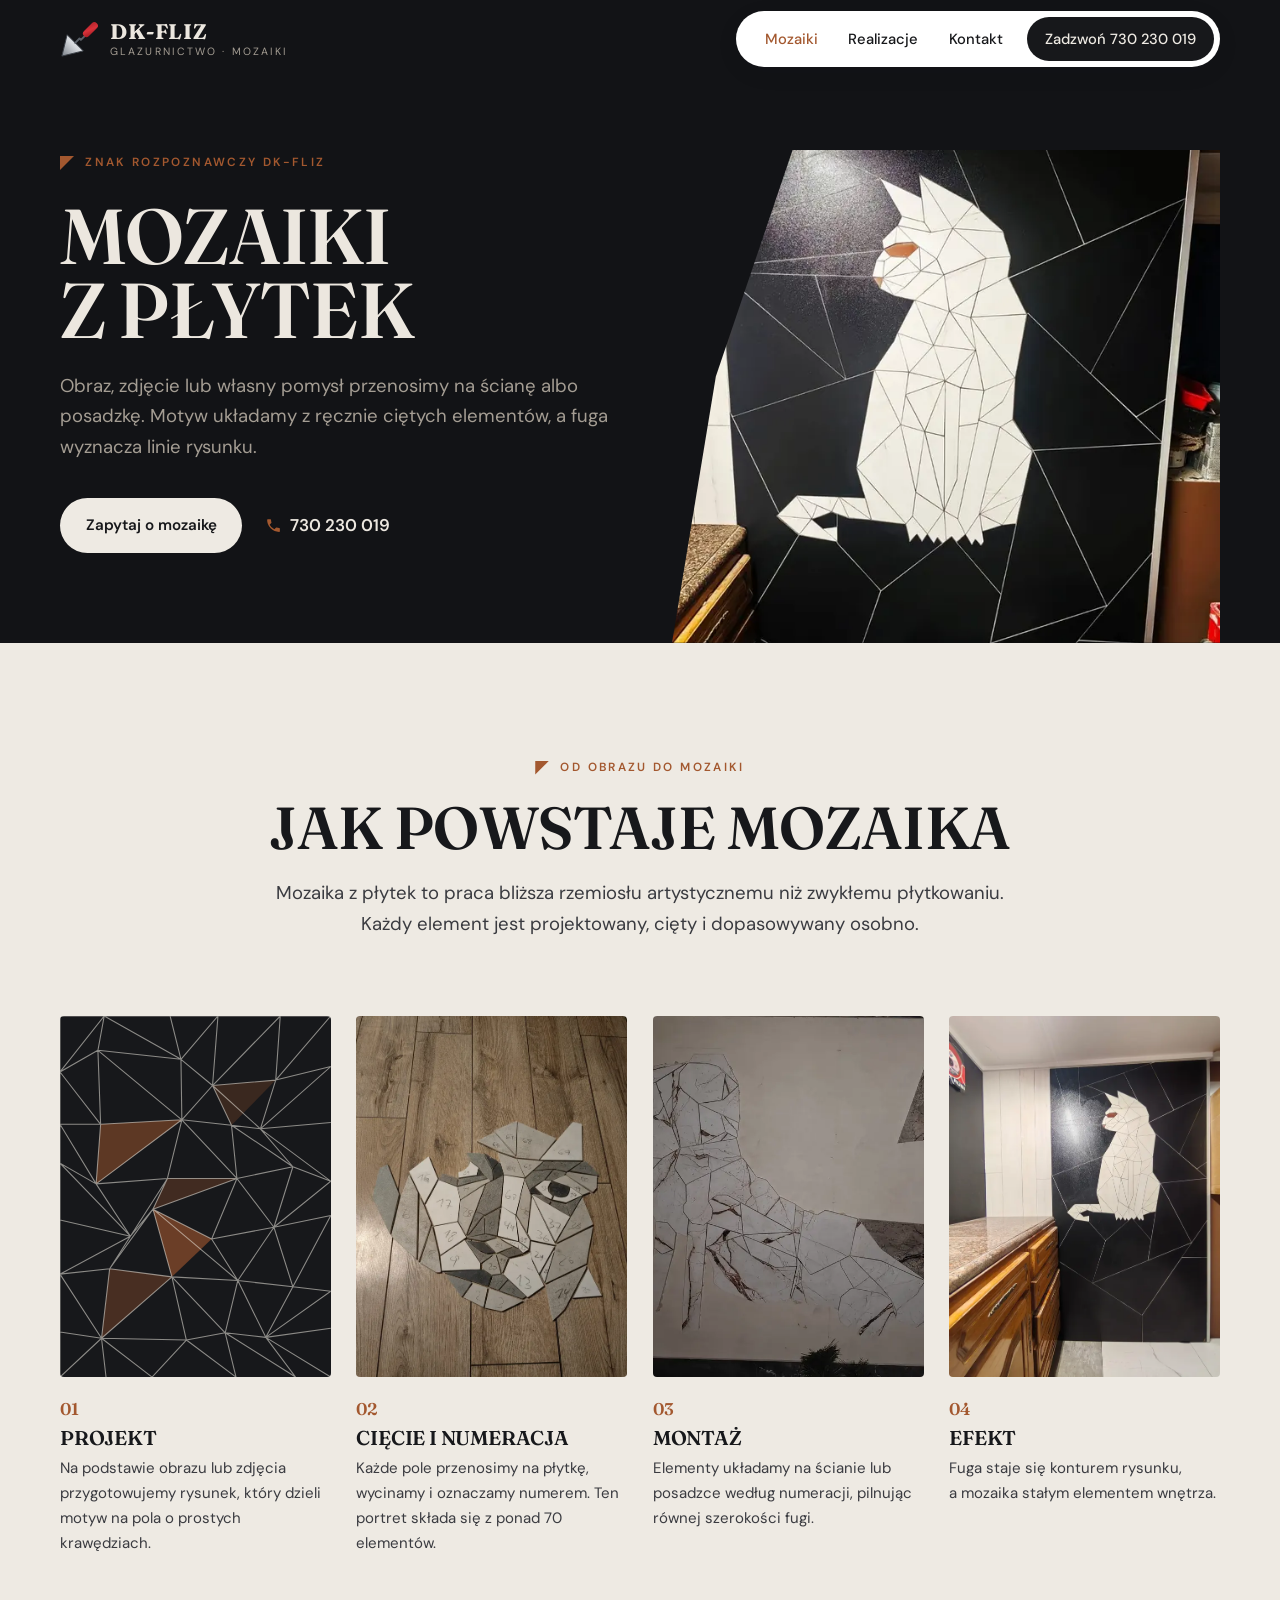
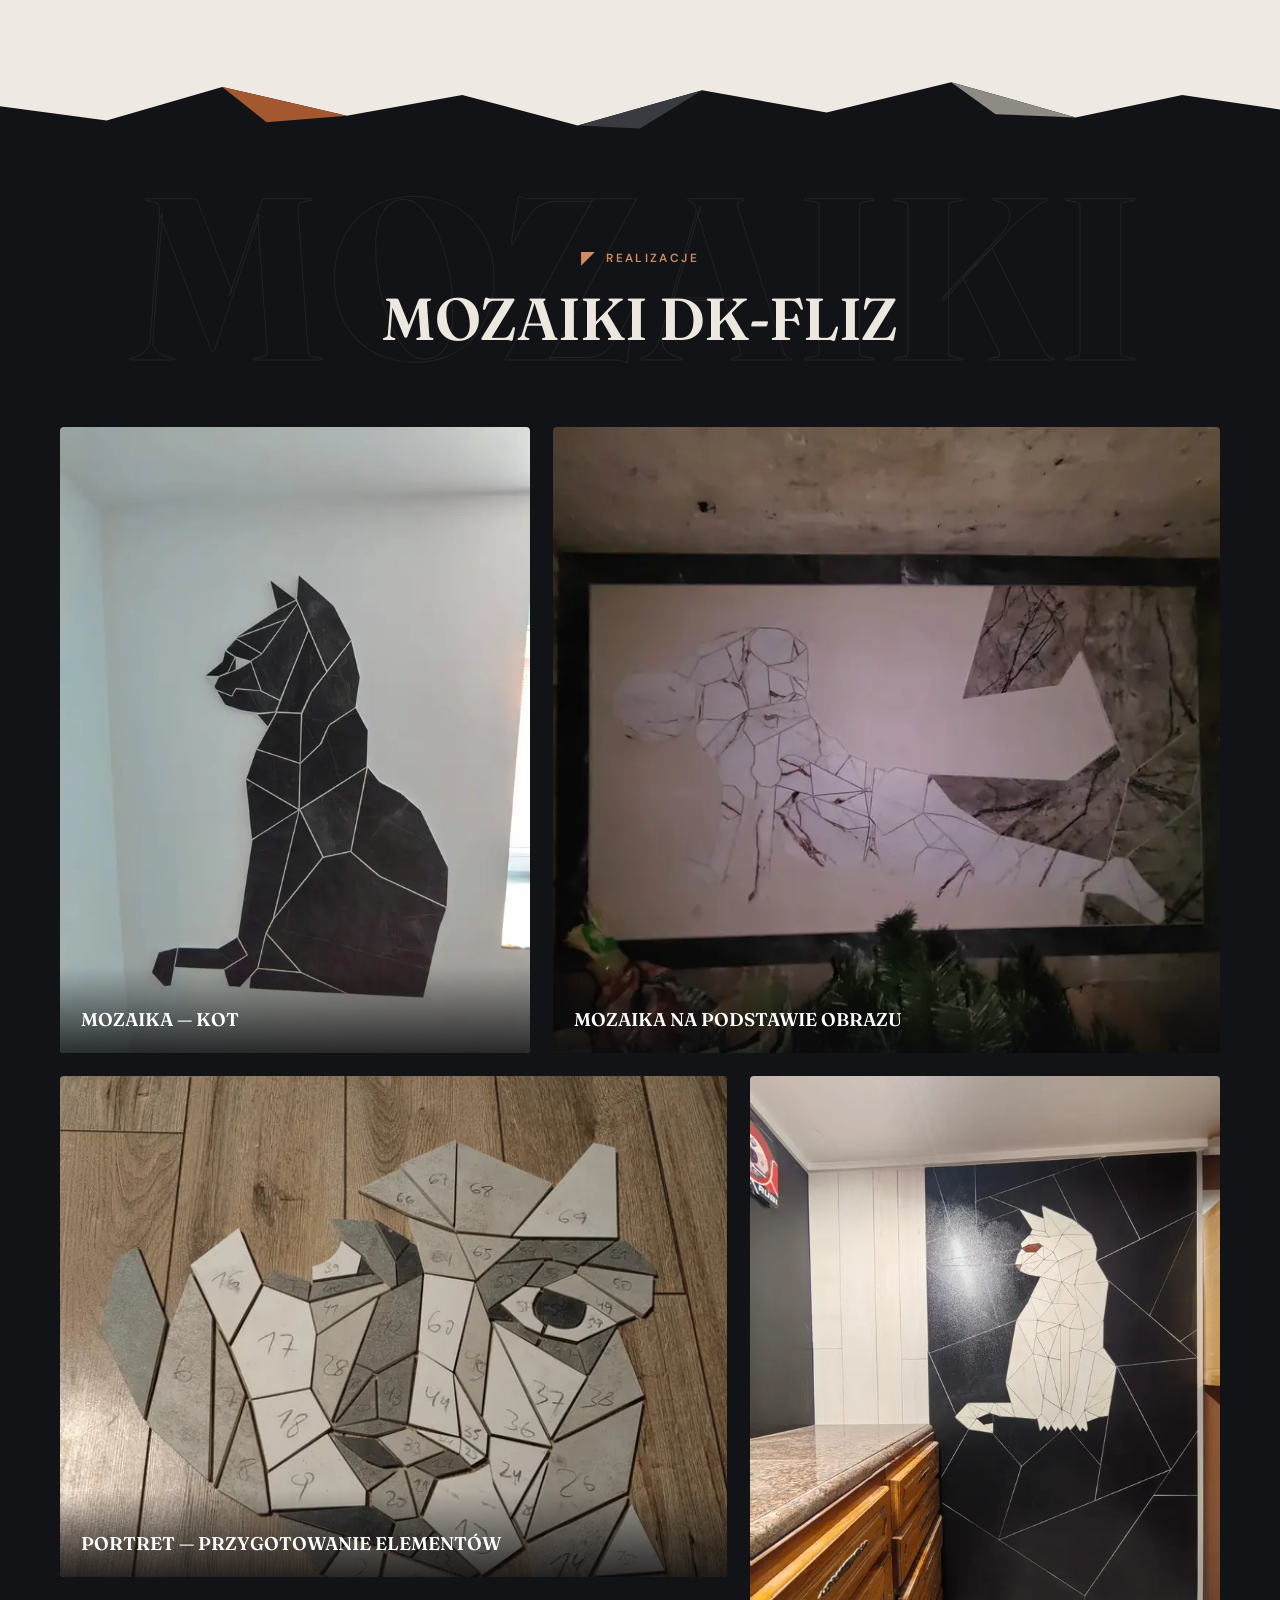
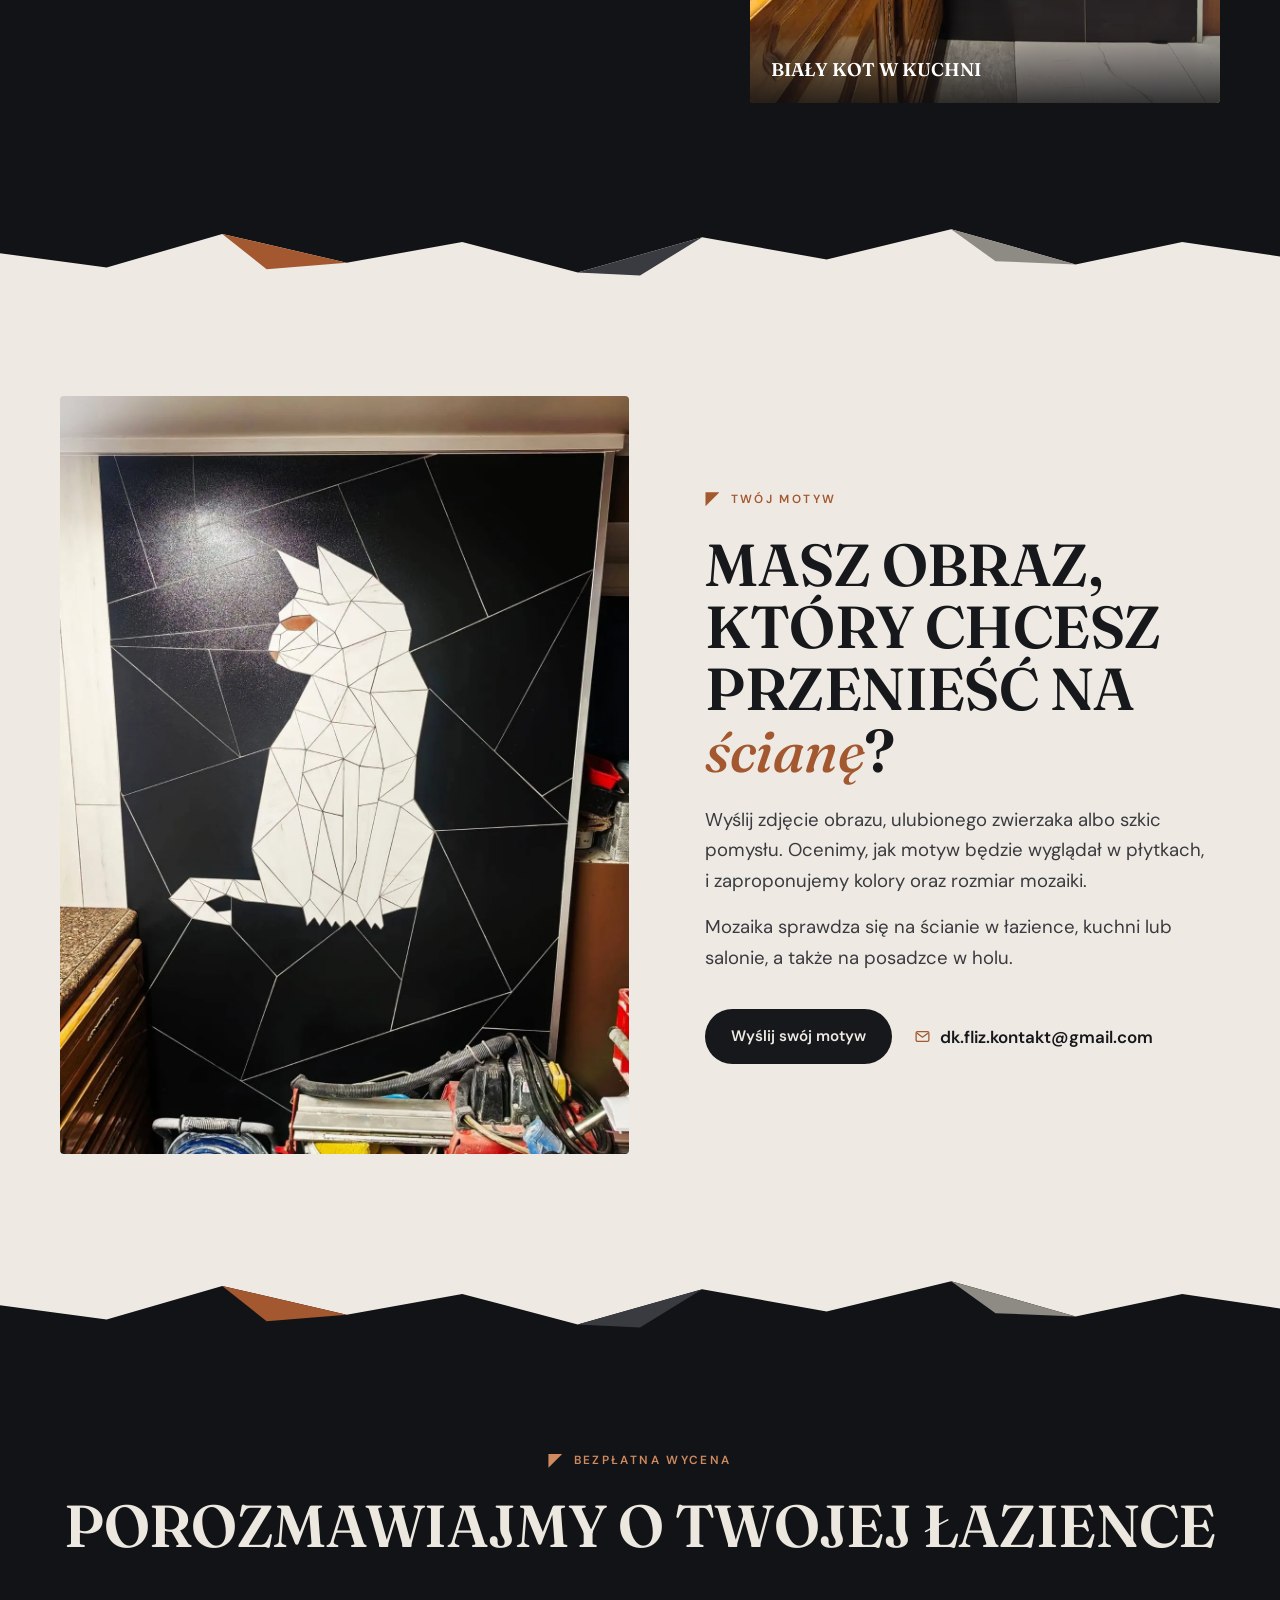
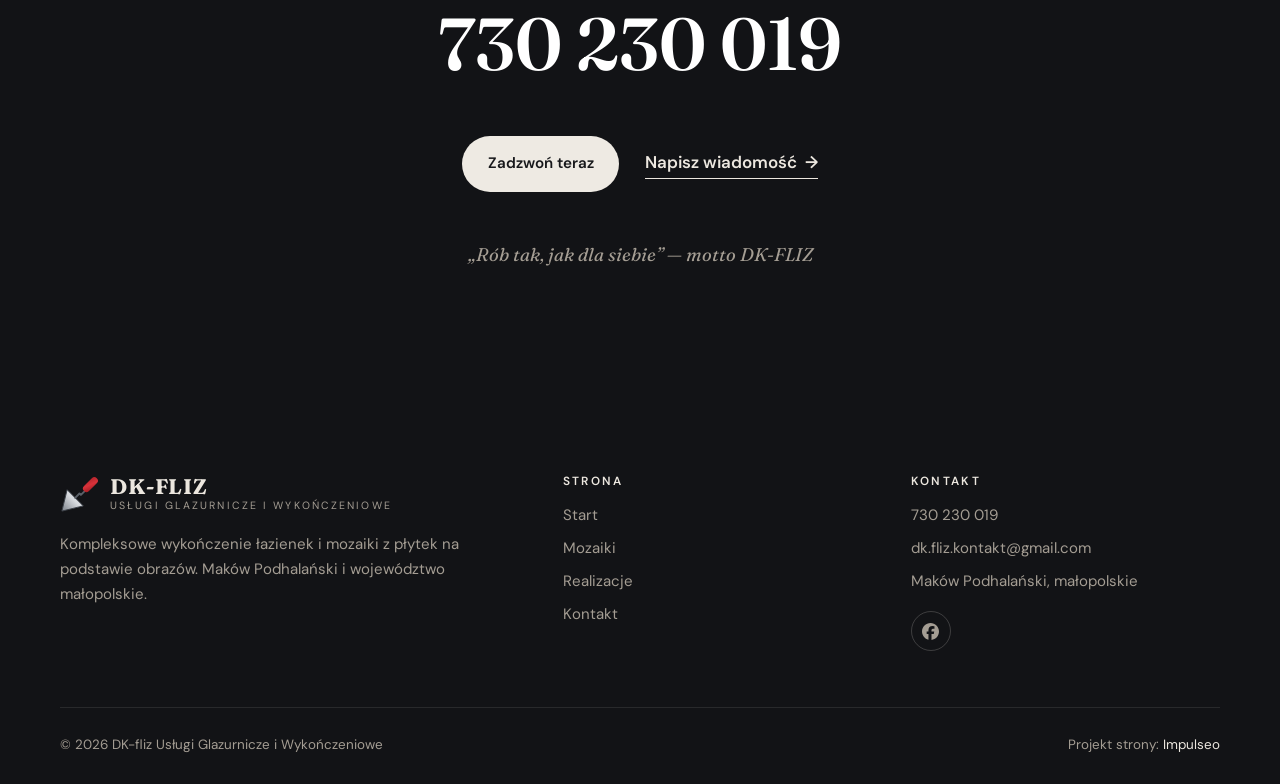
<file: mozaiki.html>
<!DOCTYPE html>
<html lang="pl">
<head>
<meta charset="UTF-8">
<meta name="viewport" content="width=device-width, initial-scale=1.0">
<title>Mozaiki z płytek na podstawie obrazów · DK-FLIZ</title>
<meta name="description" content="Mozaiki z płytek wykonywane ręcznie na podstawie obrazu lub zdjęcia — na ścianę i posadzkę. DK-FLIZ, Maków Podhalański. Tel. 730 230 019.">
<meta name="robots" content="noindex, nofollow">
<link rel="canonical" href="https://impulseo-pl.github.io/dk-fliz/mozaiki.html">
<meta name="theme-color" content="#EEEAE3">
<meta property="og:type" content="website">
<meta property="og:locale" content="pl_PL">
<meta property="og:site_name" content="DK-FLIZ">
<meta property="og:title" content="Mozaiki z płytek na podstawie obrazów · DK-FLIZ">
<meta property="og:description" content="Mozaiki z płytek wykonywane ręcznie na podstawie obrazu lub zdjęcia — na ścianę i posadzkę. DK-FLIZ, Maków Podhalański. Tel. 730 230 019.">
<meta property="og:url" content="https://impulseo-pl.github.io/dk-fliz/mozaiki.html">
<meta property="og:image" content="https://impulseo-pl.github.io/dk-fliz/img/og.jpg">
<meta property="og:image:width" content="1200">
<meta property="og:image:height" content="630">
<meta name="twitter:card" content="summary_large_image">
<link rel="icon" href="img/favicon.svg" type="image/svg+xml">
<script type="application/ld+json">{"@context": "https://schema.org", "@type": "HomeAndConstructionBusiness", "name": "DK-fliz Usługi Glazurnicze i Wykończeniowe", "url": "https://impulseo-pl.github.io/dk-fliz/", "telephone": "+48730230019", "email": "dk.fliz.kontakt@gmail.com", "image": "https://impulseo-pl.github.io/dk-fliz/img/og.jpg", "address": {"@type": "PostalAddress", "addressLocality": "Maków Podhalański", "addressRegion": "małopolskie", "addressCountry": "PL"}, "areaServed": ["Maków Podhalański", "Sucha Beskidzka", "Wadowice", "Kraków", "małopolskie"], "sameAs": ["https://www.facebook.com/profile.php?id=61575846427775"]}</script>
<link rel="preconnect" href="https://fonts.googleapis.com">
<link rel="preconnect" href="https://fonts.gstatic.com" crossorigin>
<link href="https://fonts.googleapis.com/css2?family=Fraunces:ital,opsz,wght@0,9..144,500;0,9..144,600;0,9..144,700;1,9..144,500&family=DM+Sans:opsz,wght@9..40,400;9..40,500;9..40,600&display=swap" rel="stylesheet">
<link rel="stylesheet" href="assets/styles.css?v=fc3f40e3">
</head>
<body class="on-dark">

<header class="nav">
  <div class="wrap nav-inner">
    <a class="brand" href="index.html" aria-label="DK-FLIZ — strona główna"><svg class="brand-mark" viewBox="0 0 40 40" aria-hidden="true"><defs><linearGradient id="kb" x1="0" y1="1" x2="1" y2="0"><stop offset="0" stop-color="#7C828A"/><stop offset=".55" stop-color="#D9DCE0"/><stop offset="1" stop-color="#9AA0A7"/></linearGradient><linearGradient id="kr" x1="0" y1="1" x2="1" y2="0"><stop offset="0" stop-color="#9E1A20"/><stop offset=".5" stop-color="#D8323A"/><stop offset="1" stop-color="#B0222A"/></linearGradient></defs><path d="M2 38 7.5 15.5 24.5 32.5Z" fill="url(#kb)" stroke="#3E434A" stroke-width="1" stroke-linejoin="round"/><path d="M16 24 20.5 19.5 22 21 26 17" fill="none" stroke="#5A6068" stroke-width="2" stroke-linecap="round" stroke-linejoin="round"/><rect x="22.5" y="6.5" width="19" height="7.4" rx="3.7" transform="rotate(-45 32 10.2)" fill="url(#kr)"/></svg><span class="brand-txt"><span class="brand-name">DK-FLIZ</span><span class="brand-sub">Glazurnictwo · Mozaiki</span></span></a>
    <nav class="nav-links" aria-label="Główna">
      <a href="mozaiki.html" aria-current="page">Mozaiki</a><a href="realizacje.html">Realizacje</a><a href="kontakt.html">Kontakt</a>
      <a href="tel:+48730230019" class="pill">Zadzwoń 730 230 019</a>
    </nav>
    <button class="nav-toggle" aria-label="Menu" aria-expanded="false"><span></span><span></span><span></span></button>
  </div>
</header>

<main>
<section class="pagehead">
  <div class="wrap pagehead-grid">
    <div class="pagehead-copy reveal">
      <span class="eyebrow">Znak rozpoznawczy DK-FLIZ</span>
      <h1 class="h1">Mozaiki z&nbsp;płytek</h1>
      <p class="lead">Obraz, zdjęcie lub własny pomysł przenosimy na ścianę albo posadzkę. Motyw układamy z&nbsp;ręcznie ciętych elementów, a&nbsp;fuga wyznacza linie rysunku.</p>
      <div class="hero-actions"><a href="kontakt.html" class="pill pill-light">Zapytaj o mozaikę</a><a href="tel:+48730230019" class="tel"><svg viewBox="0 0 24 24" fill="none" aria-hidden="true"><path d="M6.6 10.8a15.5 15.5 0 0 0 6.6 6.6l2.2-2.2a1 1 0 0 1 1-.24 11.4 11.4 0 0 0 3.6.58 1 1 0 0 1 1 1V20a1 1 0 0 1-1 1A17 17 0 0 1 3 4a1 1 0 0 1 1-1h3.5a1 1 0 0 1 1 1c0 1.25.2 2.46.58 3.6a1 1 0 0 1-.25 1l-2.23 2.2Z" fill="currentColor"/></svg> 730 230 019</a></div>
    </div>
    <div class="pagehead-art"><img src="img/mozaika-kot-bialy-2.webp" srcset="img/mozaika-kot-bialy-2-m.webp 860w, img/mozaika-kot-bialy-2.webp 1200w" sizes="(max-width: 900px) 100vw, 50vw" alt="Mozaika z białych płytek — kot na czarnej ścianie" width="1200" height="1600" fetchpriority="high" decoding="async"></div>
  </div>
</section>
<section class="sec">
  <div class="wrap">
    <div class="head reveal">
      <span class="eyebrow">Od obrazu do mozaiki</span>
      <h2 class="h2">Jak powstaje mozaika</h2>
      <p class="lead">Mozaika z&nbsp;płytek to praca bliższa rzemiosłu artystycznemu niż zwykłemu płytkowaniu. Każdy element jest projektowany, cięty i&nbsp;dopasowywany osobno.</p>
    </div>
    <div class="process">
      <figure class="reveal"><div class="ph"><svg class="grid-art" viewBox="0 0 300 400" preserveAspectRatio="xMidYMid slice" aria-hidden="true"><polygon points="45,120 135,115 40,186" fill="#A3582F" opacity="0.5"/><polygon points="119,180 196,180 103,214" fill="#A3582F" opacity="0.3"/><polygon points="103,214 168,247 124,289" fill="#A3582F" opacity="0.6"/><polygon points="169,77 239,71 190,121" fill="#A3582F" opacity="0.25"/><polygon points="55,280 124,289 46,357" fill="#A3582F" opacity="0.35"/><path d="M0 0L49 0M0 0L0 62M49 0L0 62M49 0L122 0M49 0L42 38M49 0L134 48M122 0L175 0M122 0L134 48M175 0L134 48M175 0L244 0M175 0L169 77M244 0L169 77M244 0L300 0M244 0L239 71M300 0L239 71M0 62L42 38M0 62L0 120M0 62L45 120M42 38L134 48M42 38L45 120M42 38L135 115M134 48L169 77M134 48L135 115M169 77L135 115M169 77L239 71M169 77L190 121M169 77L222 125M239 71L300 56M239 71L222 125M300 56L222 125M0 120L45 120M0 120L0 163M0 120L40 186M45 120L135 115M45 120L40 186M135 115L40 186M135 115L190 121M135 115L119 180M135 115L196 180M190 121L222 125M190 121L196 180M190 121L258 167M222 125L300 118M222 125L258 167M222 125L300 183M0 163L40 186M0 163L0 226M0 163L78 244M40 186L119 180M40 186L78 244M119 180L78 244M119 180L196 180M119 180L103 214M196 180L103 214M196 180L258 167M196 180L168 247M196 180L237 234M258 167L300 183M258 167L237 234M300 183L237 234M0 226L78 244M0 226L0 286M78 244L0 286M78 244L103 214M78 244L55 280M103 214L55 280M103 214L168 247M103 214L124 289M103 214L197 293M168 247L237 234M168 247L197 293M237 234L197 293M237 234L300 221M237 234L258 300M300 221L258 300M0 286L55 280M0 286L0 350M0 286L46 357M55 280L124 289M55 280L46 357M124 289L46 357M124 289L197 293M124 289L140 359M124 289L183 351M197 293L258 300M197 293L183 351M197 293L228 356M258 300L300 305M258 300L228 356M300 305L228 356M0 350L46 357M0 350L0 400M46 357L0 400M46 357L140 359M46 357L51 400M46 357L102 400M140 359L183 351M140 359L102 400M140 359L195 400M183 351L228 356M183 351L195 400M183 351L261 400M228 356L300 346M228 356L261 400M228 356L300 400" fill="none" stroke="#ECE7DF" stroke-opacity=".55" stroke-width="1.2"/></svg></div><figcaption><span class="no">01</span><h3>Projekt</h3><p>Na podstawie obrazu lub zdjęcia przygotowujemy rysunek, który dzieli motyw na pola o&nbsp;prostych krawędziach.</p></figcaption></figure>
      <figure class="reveal"><div class="ph"><img src="img/mozaika-twarz.webp" srcset="img/mozaika-twarz-m.webp 860w, img/mozaika-twarz.webp 1350w" sizes="(max-width: 900px) 100vw, 50vw" alt="Ponumerowane elementy portretu z płytek rozłożone na podłodze" width="1350" height="1800" loading="lazy" decoding="async"></div><figcaption><span class="no">02</span><h3>Cięcie i&nbsp;numeracja</h3><p>Każde pole przenosimy na płytkę, wycinamy i&nbsp;oznaczamy numerem. Ten portret składa się z&nbsp;ponad 70 elementów.</p></figcaption></figure>
      <figure class="reveal"><div class="ph"><img src="img/mozaika-pies-detal.webp" srcset="img/mozaika-pies-detal-m.webp 860w, img/mozaika-pies-detal.webp 1800w" sizes="(max-width: 900px) 100vw, 50vw" alt="Mozaika z płytek w trakcie montażu" width="1800" height="1350" loading="lazy" decoding="async"></div><figcaption><span class="no">03</span><h3>Montaż</h3><p>Elementy układamy na ścianie lub posadzce według numeracji, pilnując równej szerokości fugi.</p></figcaption></figure>
      <figure class="reveal"><div class="ph"><img src="img/mozaika-kot-bialy.webp" srcset="img/mozaika-kot-bialy-m.webp 860w, img/mozaika-kot-bialy.webp 1350w" sizes="(max-width: 900px) 100vw, 50vw" alt="Gotowa mozaika — biały kot na czarnej ścianie w kuchni" width="1350" height="1800" loading="lazy" decoding="async"></div><figcaption><span class="no">04</span><h3>Efekt</h3><p>Fuga staje się konturem rysunku, a&nbsp;mozaika stałym elementem wnętrza.</p></figcaption></figure>
    </div>
  </div>
</section>
<svg class="shards" viewBox="0 0 1440 80" preserveAspectRatio="none" aria-hidden="true" style="background:var(--paper)"><g style="transform-origin:center"><polygon points="0,80 0,44 120,62 250,20 390,56 520,30 650,68 790,24 930,52 1070,14 1210,58 1330,30 1440,48 1440,80" fill="var(--dark)"/><polygon points="250,20 390,56 300,64" fill="#A3582F"/><polygon points="1070,14 1210,58 1120,54" fill="#8E8A84"/><polygon points="650,68 790,24 720,72" fill="#3A3B40"/></g></svg>
<section class="sec dark">
  <span class="ghost" aria-hidden="true">MOZAIKI</span>
  <div class="wrap">
    <div class="head reveal">
      <span class="eyebrow">Realizacje</span>
      <h2 class="h2">Mozaiki DK-FLIZ</h2>
    </div>
    <div class="mz-gallery">
      <a href="img/mozaika-kot-czarny.webp" data-lb class="mz-item a reveal"><img src="img/mozaika-kot-czarny.webp" srcset="img/mozaika-kot-czarny-m.webp 860w, img/mozaika-kot-czarny.webp 1350w" sizes="(max-width: 900px) 100vw, 50vw" alt="Mozaika z płytek — kot na białej ścianie" width="1350" height="1800" loading="lazy" decoding="async"><span class="cap">Mozaika — kot</span></a>
      <a href="img/mozaika-pies.webp" data-lb class="mz-item b reveal"><img src="img/mozaika-pies.webp" srcset="img/mozaika-pies-m.webp 860w, img/mozaika-pies.webp 1800w" sizes="(max-width: 900px) 100vw, 50vw" alt="Mozaika z płytek na podstawie obrazu" width="1800" height="1350" loading="lazy" decoding="async"><span class="cap">Mozaika na podstawie obrazu</span></a>
      <a href="img/mozaika-twarz.webp" data-lb class="mz-item c reveal" style="aspect-ratio:4/3"><img src="img/mozaika-twarz.webp" srcset="img/mozaika-twarz-m.webp 860w, img/mozaika-twarz.webp 1350w" sizes="(max-width: 900px) 100vw, 50vw" alt="Portret z szarych płytek w trakcie przygotowania" width="1350" height="1800" loading="lazy" decoding="async"><span class="cap">Portret — przygotowanie elementów</span></a>
      <a href="img/mozaika-kot-bialy.webp" data-lb class="mz-item d reveal"><img src="img/mozaika-kot-bialy.webp" srcset="img/mozaika-kot-bialy-m.webp 860w, img/mozaika-kot-bialy.webp 1350w" sizes="(max-width: 900px) 100vw, 50vw" alt="Biały kot z płytek na czarnej ścianie kuchni" width="1350" height="1800" loading="lazy" decoding="async"><span class="cap">Biały kot w kuchni</span></a>
    </div>
  </div>
</section>
<svg class="shards" viewBox="0 0 1440 80" preserveAspectRatio="none" aria-hidden="true" style="background:var(--dark)"><g style="transform-origin:center"><polygon points="0,80 0,44 120,62 250,20 390,56 520,30 650,68 790,24 930,52 1070,14 1210,58 1330,30 1440,48 1440,80" fill="var(--paper)"/><polygon points="250,20 390,56 300,64" fill="#A3582F"/><polygon points="1070,14 1210,58 1120,54" fill="#8E8A84"/><polygon points="650,68 790,24 720,72" fill="#3A3B40"/></g></svg>
<section class="sec">
  <div class="wrap mz-split">
    <div class="mz-photo reveal"><img src="img/mozaika-kot-bialy-2.webp" alt="Mozaika z płytek — biały kot" width="1200" height="1600" loading="lazy" decoding="async"></div>
    <div class="mz-copy reveal">
      <span class="eyebrow">Twój motyw</span>
      <h2 class="h2">Masz obraz, który chcesz przenieść na <em>ścianę</em>?</h2>
      <p class="lead">Wyślij zdjęcie obrazu, ulubionego zwierzaka albo szkic pomysłu. Ocenimy, jak motyw będzie wyglądał w&nbsp;płytkach, i&nbsp;zaproponujemy kolory oraz rozmiar mozaiki.</p>
      <p class="lead">Mozaika sprawdza się na ścianie w&nbsp;łazience, kuchni lub salonie, a&nbsp;także na posadzce w&nbsp;holu.</p>
      <div class="hero-actions"><a href="kontakt.html" class="pill">Wyślij swój motyw</a><a href="mailto:dk.fliz.kontakt@gmail.com" class="tel"><svg viewBox="0 0 24 24" fill="none" aria-hidden="true"><rect x="3" y="5" width="18" height="14" rx="2" stroke="currentColor" stroke-width="1.8"/><path d="m4 7 8 6 8-6" stroke="currentColor" stroke-width="1.8" stroke-linejoin="round"/></svg> dk.fliz.kontakt@gmail.com</a></div>
    </div>
  </div>
</section>
<svg class="shards" viewBox="0 0 1440 80" preserveAspectRatio="none" aria-hidden="true" style="background:var(--paper)"><g style="transform-origin:center"><polygon points="0,80 0,44 120,62 250,20 390,56 520,30 650,68 790,24 930,52 1070,14 1210,58 1330,30 1440,48 1440,80" fill="var(--dark)"/><polygon points="250,20 390,56 300,64" fill="#A3582F"/><polygon points="1070,14 1210,58 1120,54" fill="#8E8A84"/><polygon points="650,68 790,24 720,72" fill="#3A3B40"/></g></svg>
<section class="sec dark final">
  <div class="wrap reveal">
    <span class="eyebrow">Bezpłatna wycena</span>
    <h2 class="h2" style="margin-top:1.2rem">Porozmawiajmy o&nbsp;Twojej łazience</h2>
    <a href="tel:+48730230019" class="final-tel">730 230 019</a>
    <div class="final-actions"><a href="tel:+48730230019" class="pill pill-light">Zadzwoń teraz</a><a href="kontakt.html" class="more" style="color:var(--on-dark)">Napisz wiadomość <span class="arr">→</span></a></div>
    <p class="motto">„Rób tak, jak dla siebie” — motto DK-FLIZ</p>
  </div>
</section>
</main>

<footer>
  <div class="wrap">
    <div class="foot-grid">
      <div class="foot-brand">
        <a class="brand" href="index.html"><svg class="brand-mark" viewBox="0 0 40 40" aria-hidden="true"><defs><linearGradient id="kb" x1="0" y1="1" x2="1" y2="0"><stop offset="0" stop-color="#7C828A"/><stop offset=".55" stop-color="#D9DCE0"/><stop offset="1" stop-color="#9AA0A7"/></linearGradient><linearGradient id="kr" x1="0" y1="1" x2="1" y2="0"><stop offset="0" stop-color="#9E1A20"/><stop offset=".5" stop-color="#D8323A"/><stop offset="1" stop-color="#B0222A"/></linearGradient></defs><path d="M2 38 7.5 15.5 24.5 32.5Z" fill="url(#kb)" stroke="#3E434A" stroke-width="1" stroke-linejoin="round"/><path d="M16 24 20.5 19.5 22 21 26 17" fill="none" stroke="#5A6068" stroke-width="2" stroke-linecap="round" stroke-linejoin="round"/><rect x="22.5" y="6.5" width="19" height="7.4" rx="3.7" transform="rotate(-45 32 10.2)" fill="url(#kr)"/></svg><span class="brand-txt"><span class="brand-name">DK-FLIZ</span><span class="brand-sub">Usługi glazurnicze i wykończeniowe</span></span></a>
        <p>Kompleksowe wykończenie łazienek i mozaiki z płytek na podstawie obrazów. Maków Podhalański i województwo małopolskie.</p>
      </div>
      <div class="foot-col">
        <h4>Strona</h4>
        <a href="index.html">Start</a><a href="mozaiki.html">Mozaiki</a><a href="realizacje.html">Realizacje</a><a href="kontakt.html">Kontakt</a>
      </div>
      <div class="foot-col">
        <h4>Kontakt</h4>
        <a href="tel:+48730230019">730 230 019</a>
        <a href="mailto:dk.fliz.kontakt@gmail.com">dk.fliz.kontakt@gmail.com</a>
        <p>Maków Podhalański, małopolskie</p>
        <a class="soc" href="https://www.facebook.com/profile.php?id=61575846427775" target="_blank" rel="noopener" aria-label="Facebook DK-FLIZ"><svg viewBox="0 0 24 24" aria-hidden="true"><path d="M9.1 23.7v-8H6.6V12h2.5v-1.6c0-4 1.9-6 5.9-6 .4 0 1 0 1.5.1l1.1.2v3.3h-1.4c-.7 0-1.3.1-1.7.3-.3.2-.5.4-.7.6-.3.4-.4 1-.4 1.8V12h3.9l-.4 2.1-.3 1.6h-3.2v8.2C19.4 23.2 24 18.2 24 12 24 5.4 18.6 0 12 0S0 5.4 0 12c0 5.6 3.9 10.4 9.1 11.7Z" fill="currentColor"/></svg></a>
      </div>
    </div>
    <div class="foot-bot">
      <span>© 2026 DK-fliz Usługi Glazurnicze i Wykończeniowe</span>
      <span>Projekt strony: <a href="https://impulseo.pl" target="_blank" rel="noopener">Impulseo</a></span>
    </div>
  </div>
</footer>
<div class="sticky-call"><a class="sc-call" href="tel:+48730230019"><svg viewBox="0 0 24 24" fill="none" aria-hidden="true"><path d="M6.6 10.8a15.5 15.5 0 0 0 6.6 6.6l2.2-2.2a1 1 0 0 1 1-.24 11.4 11.4 0 0 0 3.6.58 1 1 0 0 1 1 1V20a1 1 0 0 1-1 1A17 17 0 0 1 3 4a1 1 0 0 1 1-1h3.5a1 1 0 0 1 1 1c0 1.25.2 2.46.58 3.6a1 1 0 0 1-.25 1l-2.23 2.2Z" fill="currentColor"/></svg> Zadzwoń</a><a class="sc-quote" href="kontakt.html">Bezpłatna wycena</a></div>

<script src="assets/main.js?v=1b0484b2"></script>
</body>
</html>
</file>
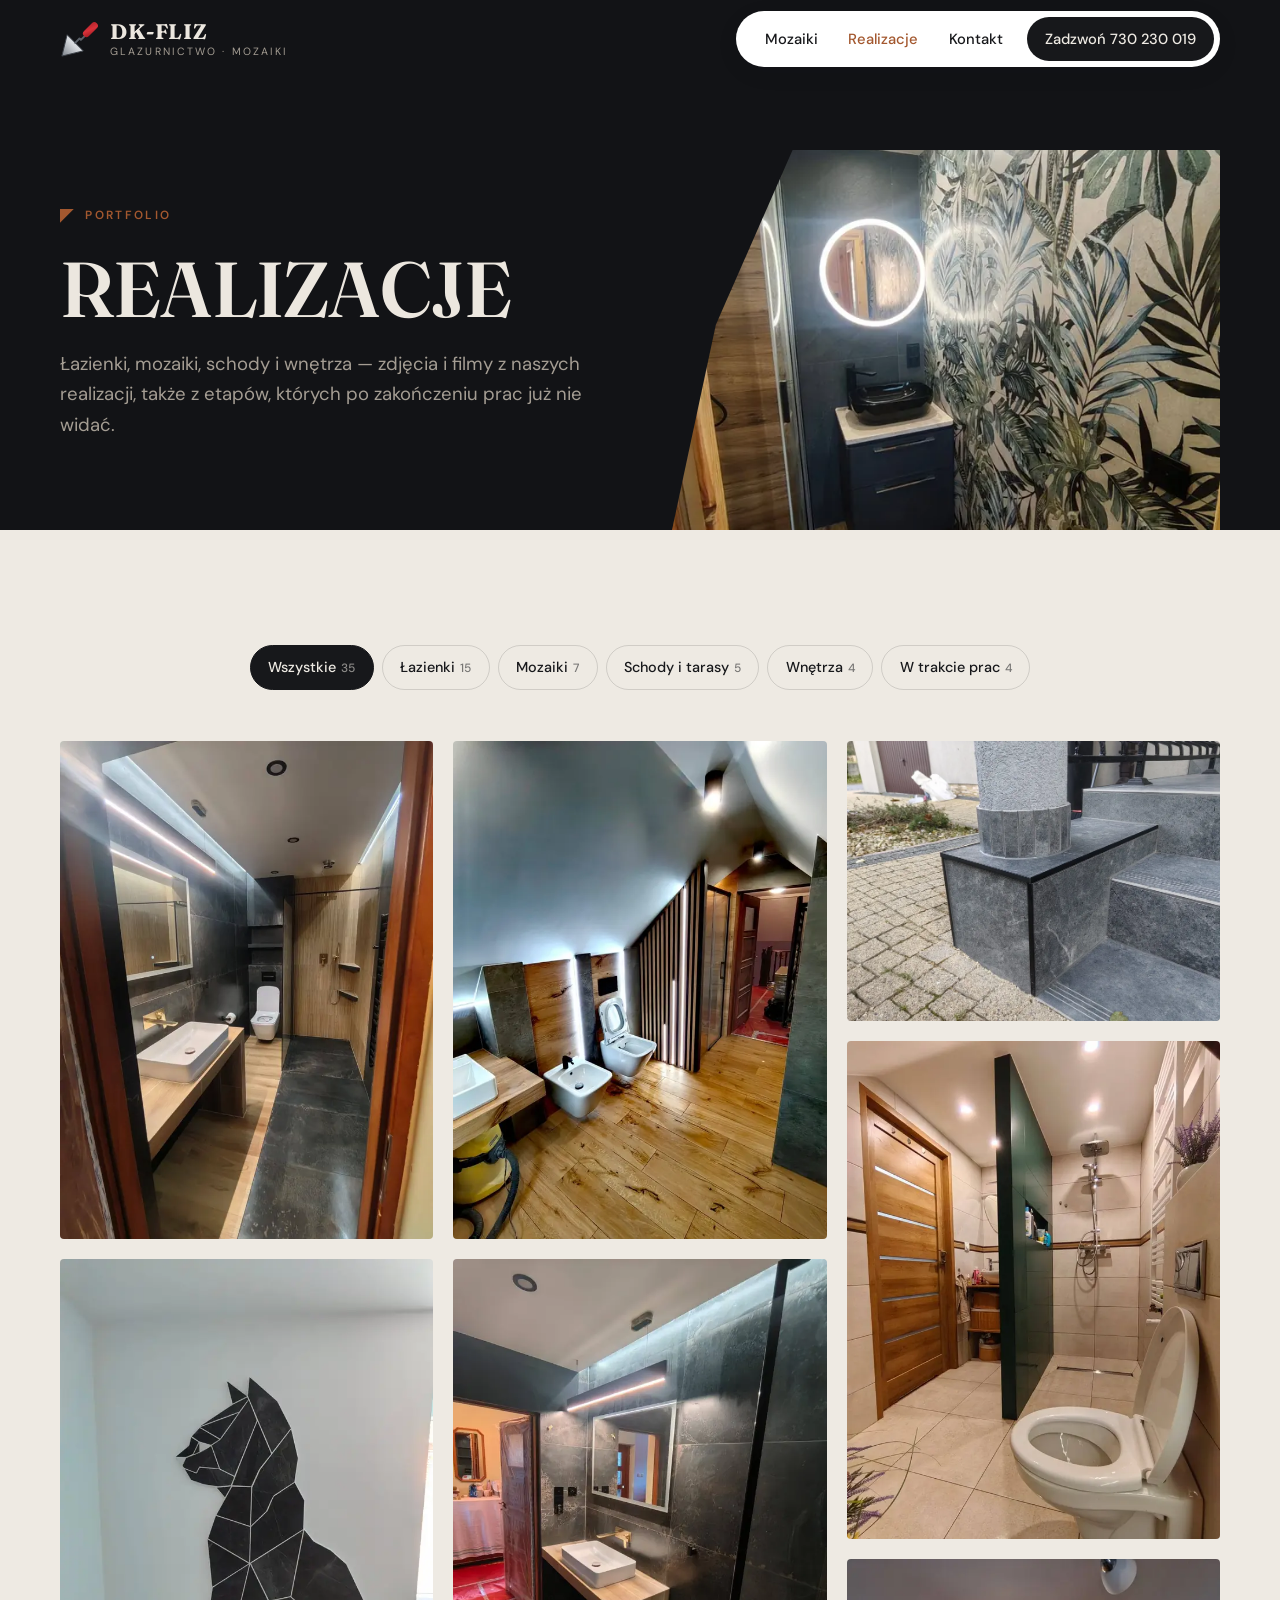
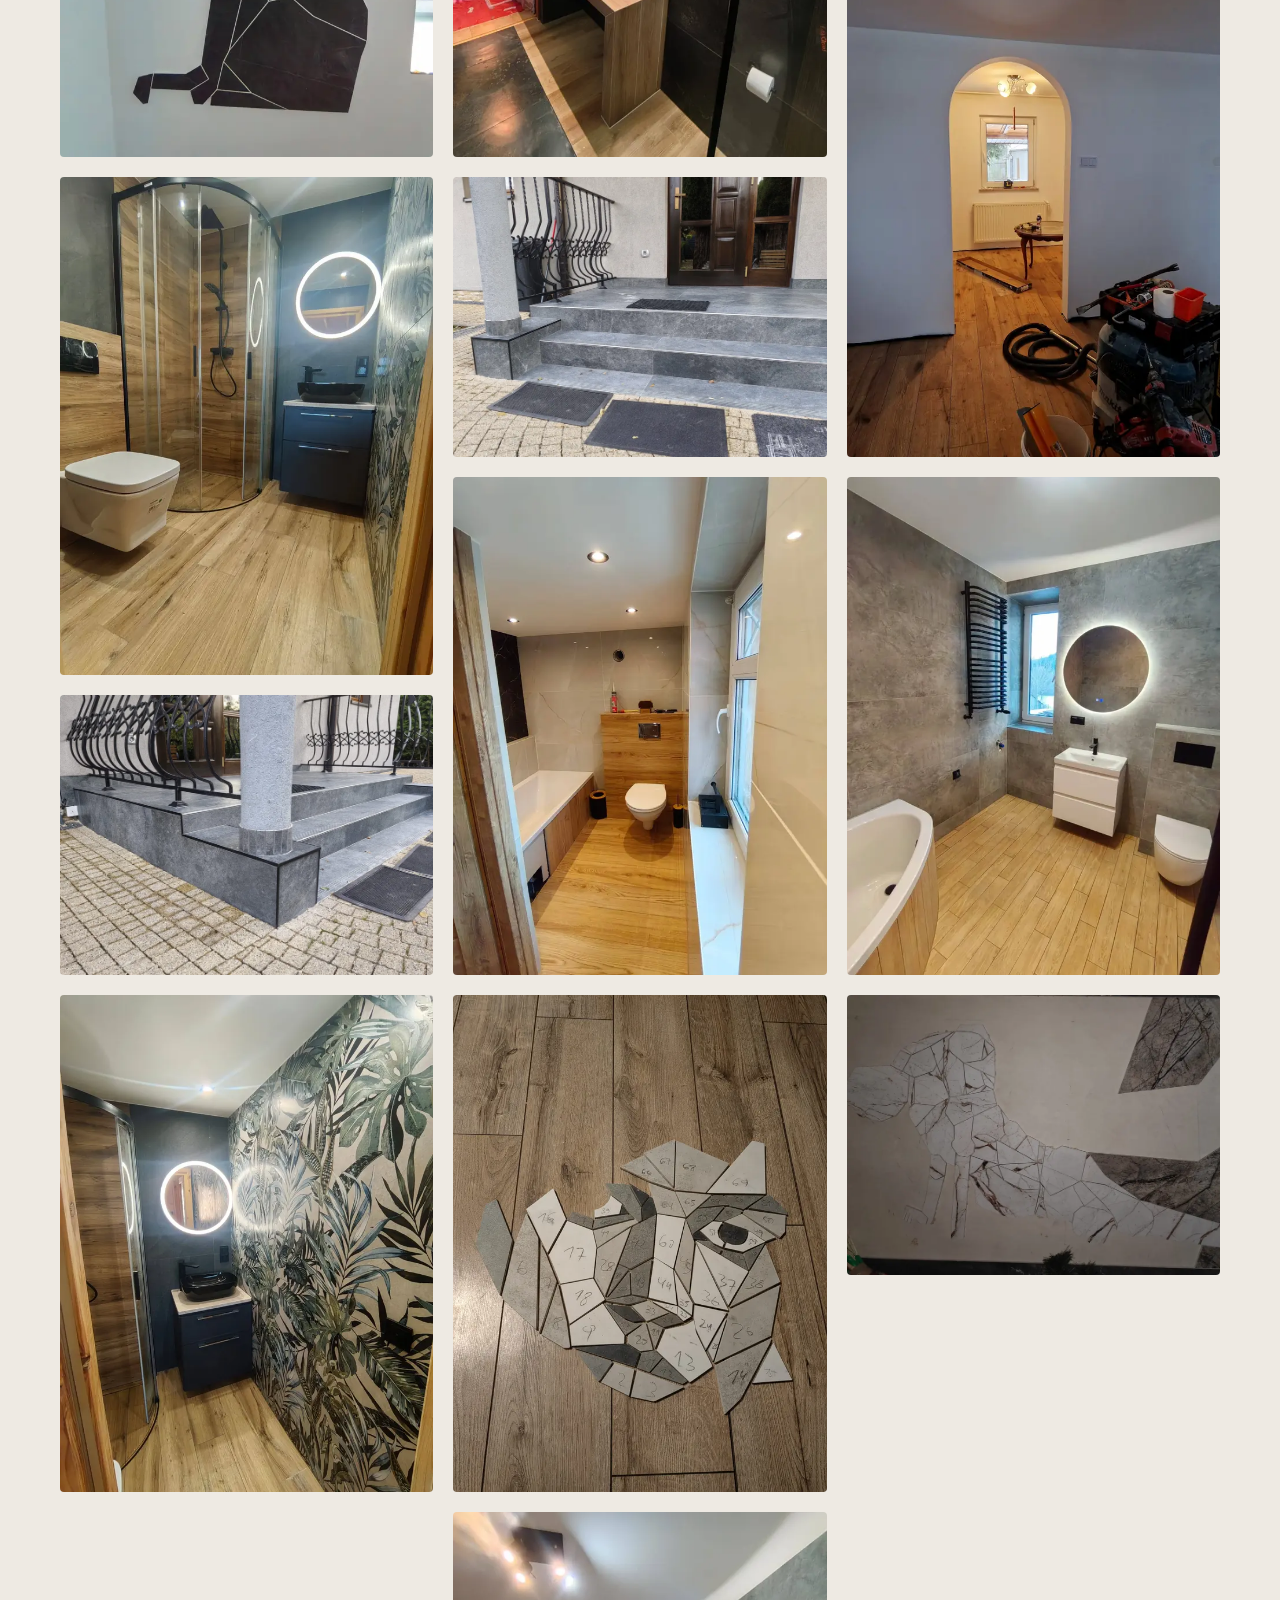
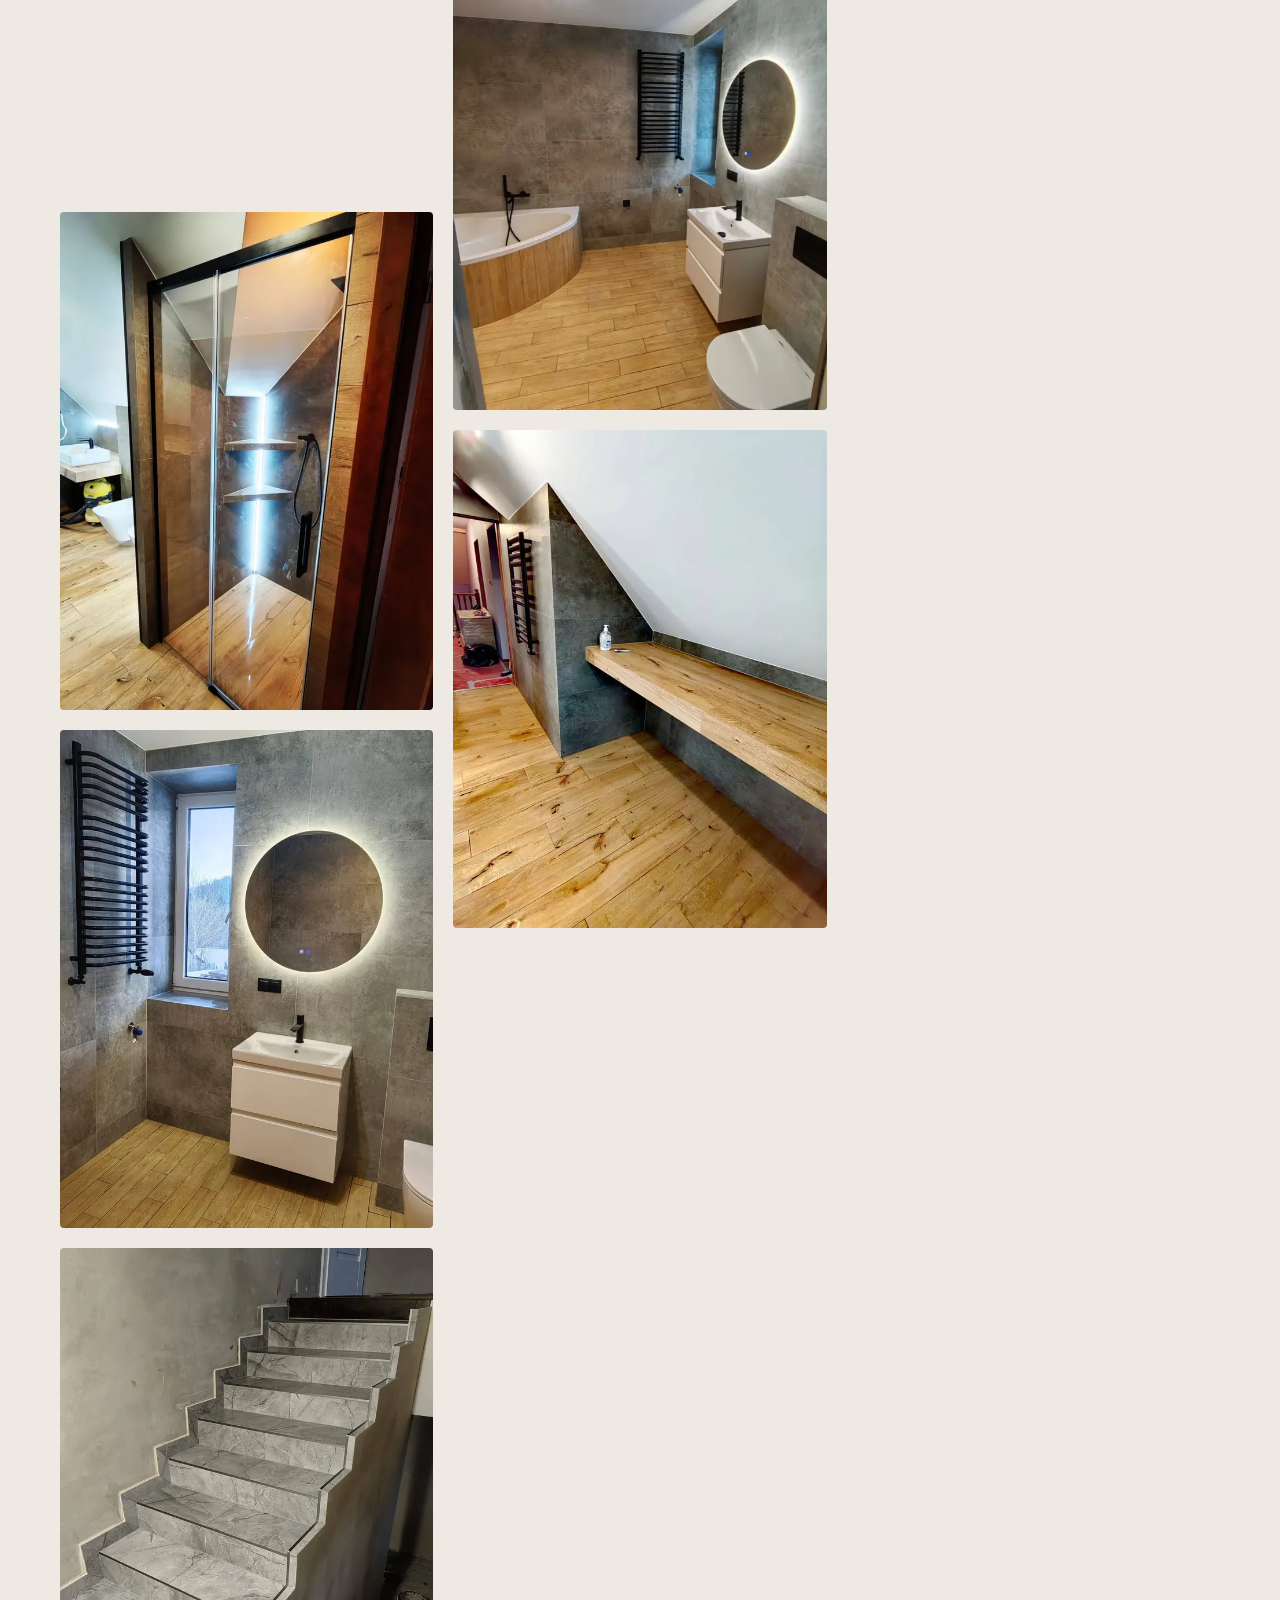
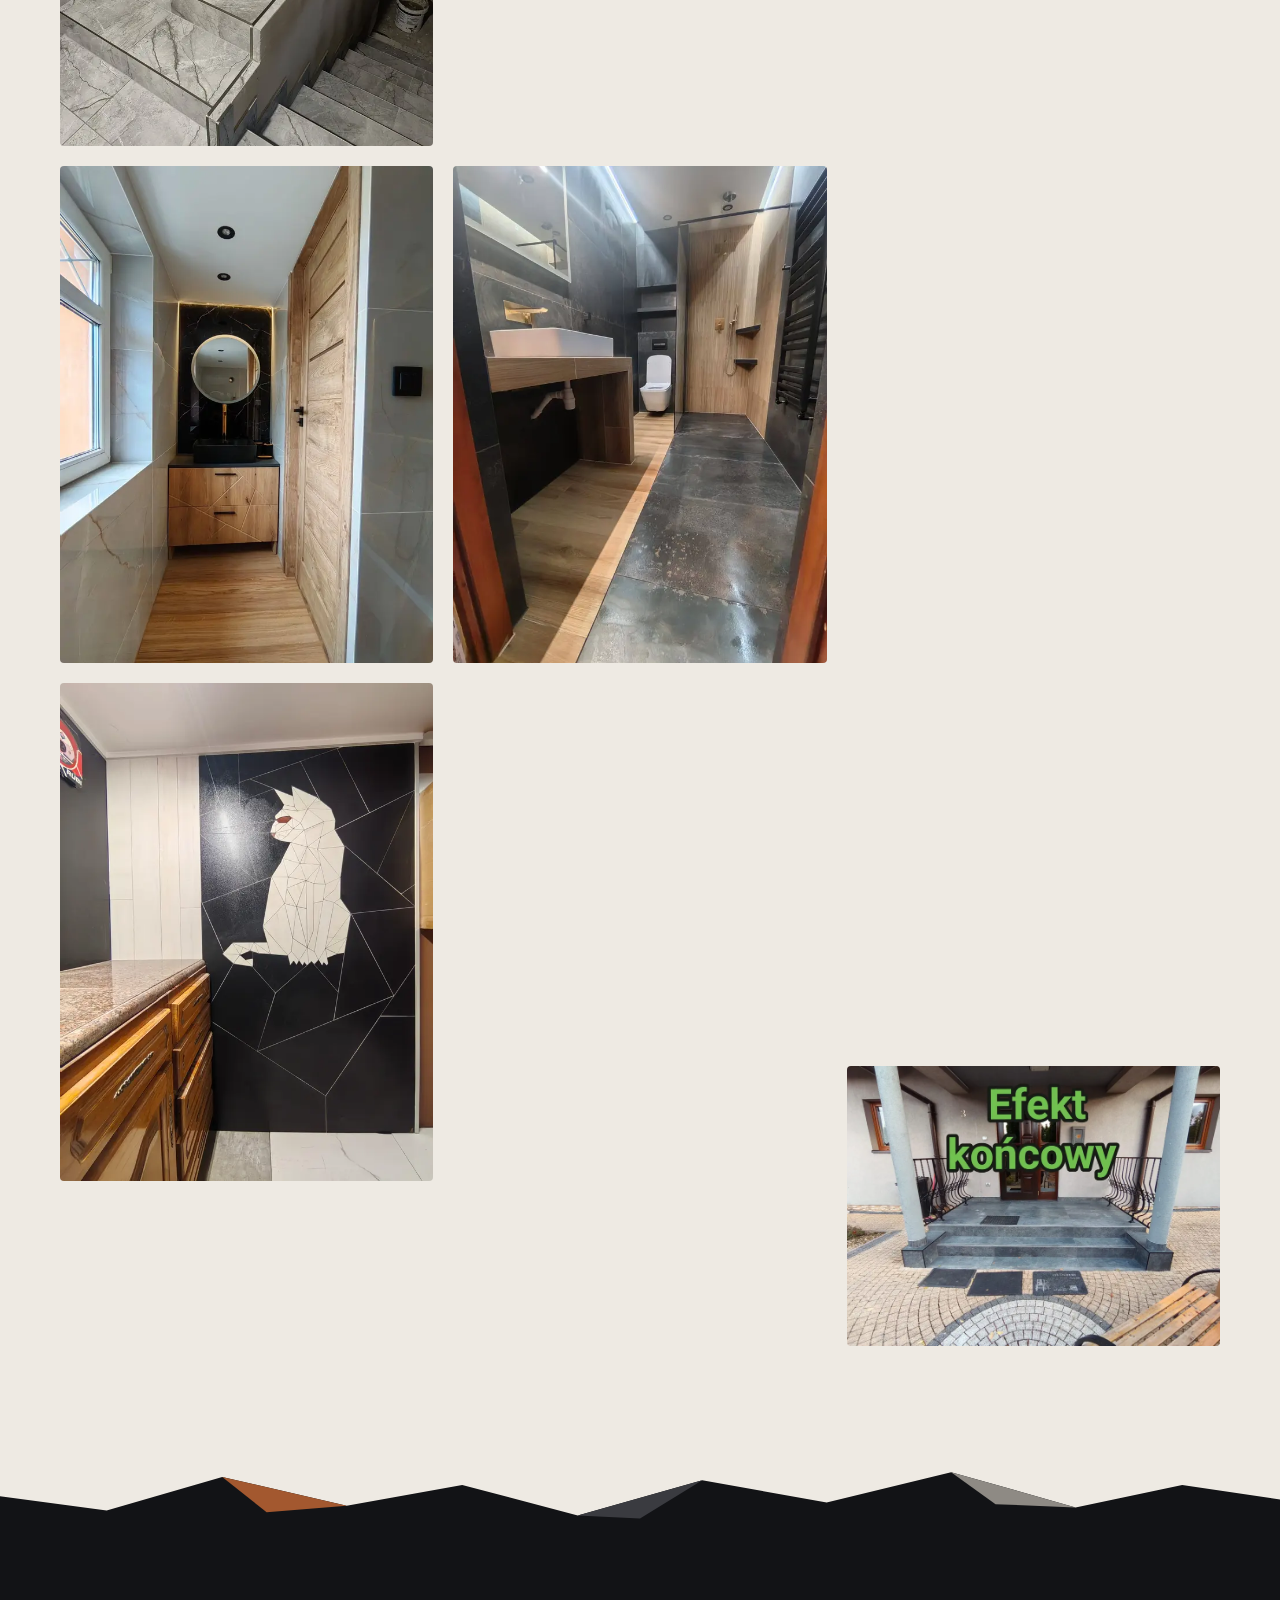
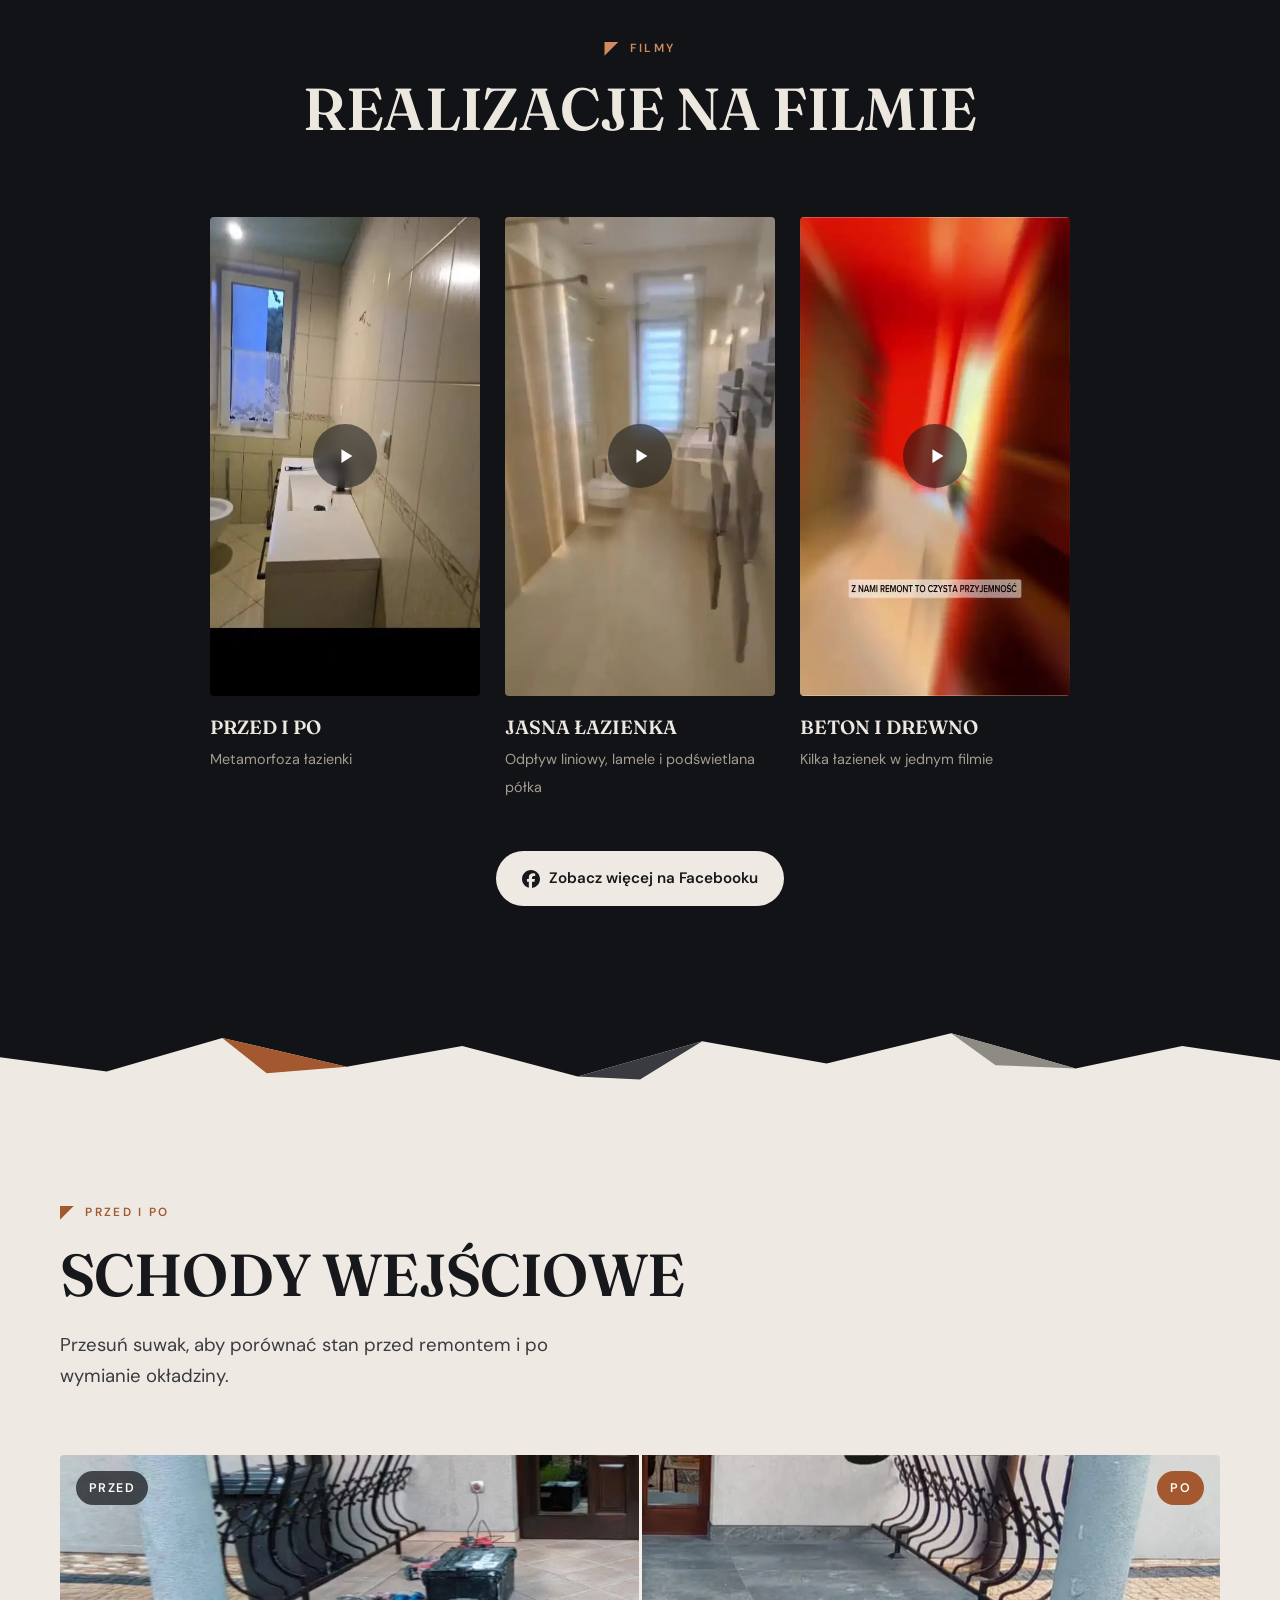
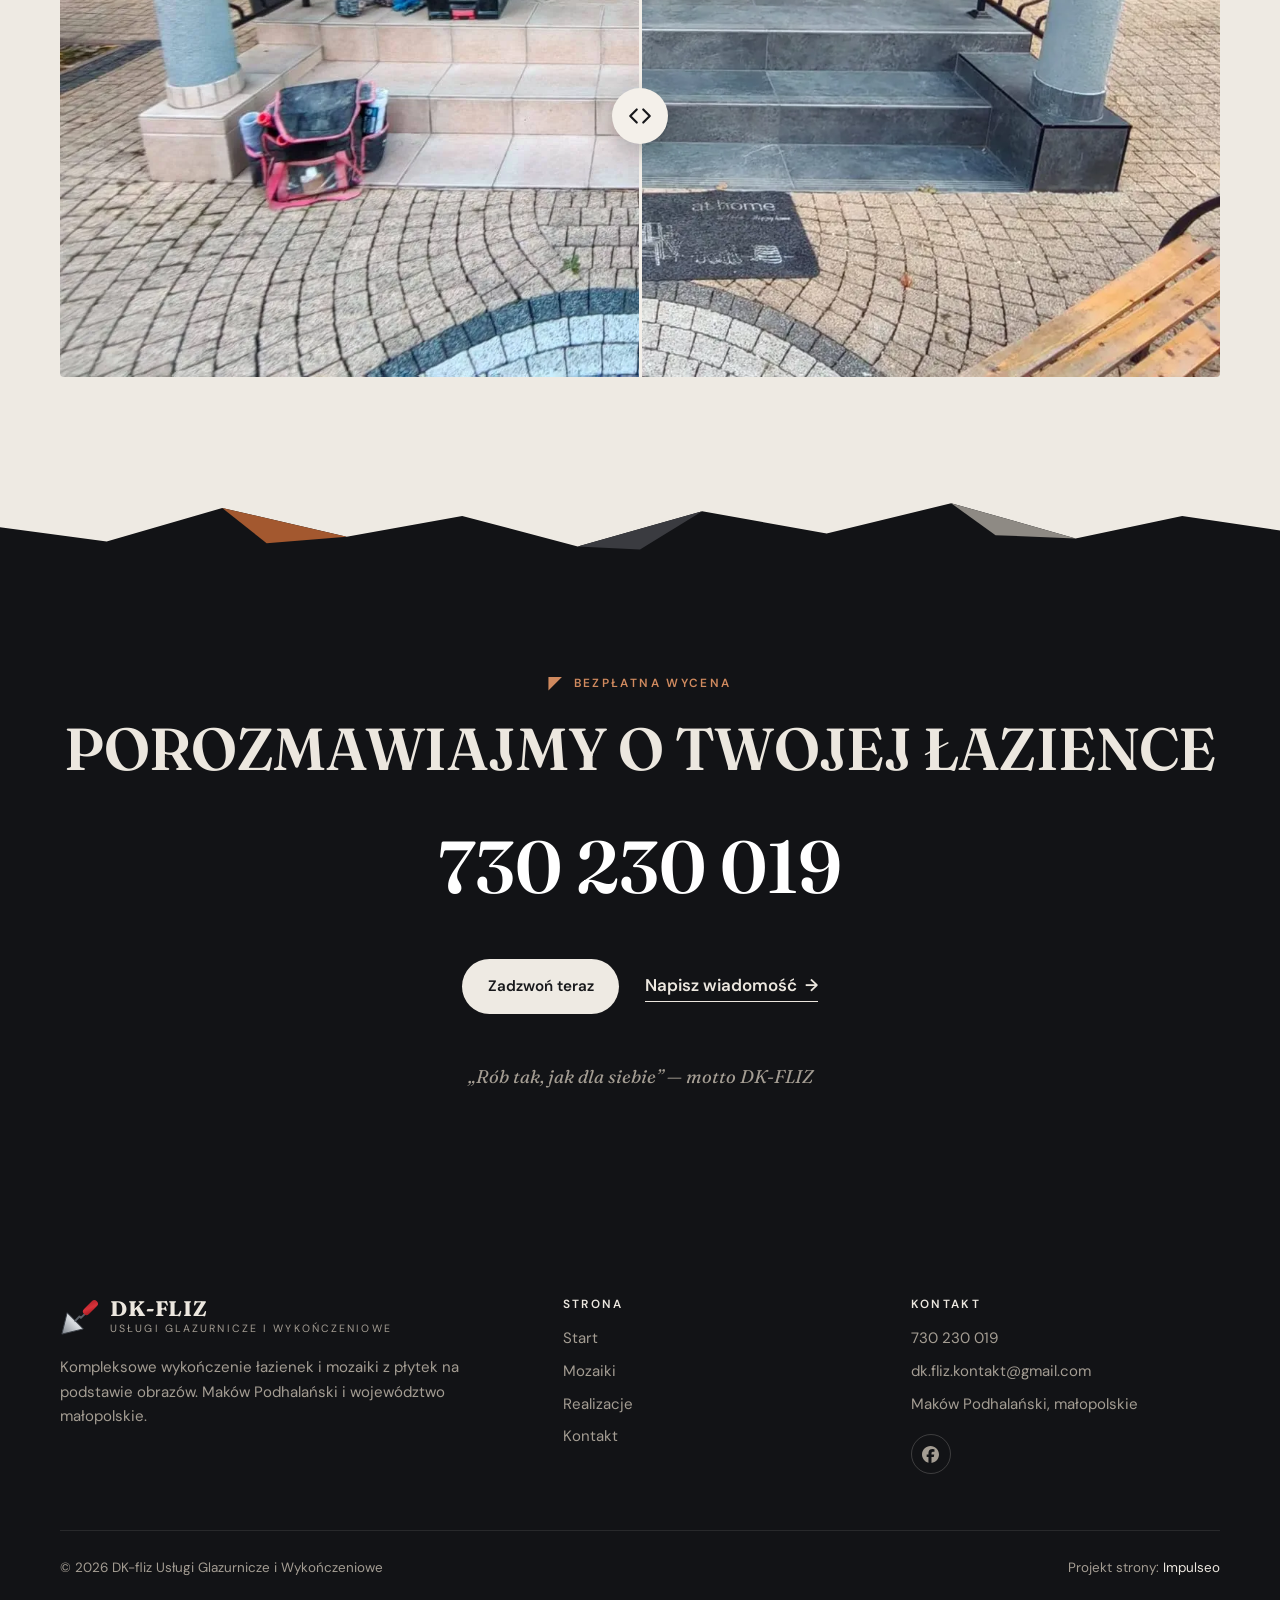
<file: realizacje.html>
<!DOCTYPE html>
<html lang="pl">
<head>
<meta charset="UTF-8">
<meta name="viewport" content="width=device-width, initial-scale=1.0">
<title>Realizacje — łazienki, mozaiki, schody · DK-FLIZ</title>
<meta name="description" content="Zdjęcia i filmy z realizacji DK-FLIZ: łazienki pod klucz, mozaiki z płytek, schody i tarasy. Maków Podhalański i Małopolska. Tel. 730 230 019.">
<meta name="robots" content="noindex, nofollow">
<link rel="canonical" href="https://impulseo-pl.github.io/dk-fliz/realizacje.html">
<meta name="theme-color" content="#EEEAE3">
<meta property="og:type" content="website">
<meta property="og:locale" content="pl_PL">
<meta property="og:site_name" content="DK-FLIZ">
<meta property="og:title" content="Realizacje — łazienki, mozaiki, schody · DK-FLIZ">
<meta property="og:description" content="Zdjęcia i filmy z realizacji DK-FLIZ: łazienki pod klucz, mozaiki z płytek, schody i tarasy. Maków Podhalański i Małopolska. Tel. 730 230 019.">
<meta property="og:url" content="https://impulseo-pl.github.io/dk-fliz/realizacje.html">
<meta property="og:image" content="https://impulseo-pl.github.io/dk-fliz/img/og.jpg">
<meta property="og:image:width" content="1200">
<meta property="og:image:height" content="630">
<meta name="twitter:card" content="summary_large_image">
<link rel="icon" href="img/favicon.svg" type="image/svg+xml">
<script type="application/ld+json">{"@context": "https://schema.org", "@type": "HomeAndConstructionBusiness", "name": "DK-fliz Usługi Glazurnicze i Wykończeniowe", "url": "https://impulseo-pl.github.io/dk-fliz/", "telephone": "+48730230019", "email": "dk.fliz.kontakt@gmail.com", "image": "https://impulseo-pl.github.io/dk-fliz/img/og.jpg", "address": {"@type": "PostalAddress", "addressLocality": "Maków Podhalański", "addressRegion": "małopolskie", "addressCountry": "PL"}, "areaServed": ["Maków Podhalański", "Sucha Beskidzka", "Wadowice", "Kraków", "małopolskie"], "sameAs": ["https://www.facebook.com/profile.php?id=61575846427775"]}</script>
<link rel="preconnect" href="https://fonts.googleapis.com">
<link rel="preconnect" href="https://fonts.gstatic.com" crossorigin>
<link href="https://fonts.googleapis.com/css2?family=Fraunces:ital,opsz,wght@0,9..144,500;0,9..144,600;0,9..144,700;1,9..144,500&family=DM+Sans:opsz,wght@9..40,400;9..40,500;9..40,600&display=swap" rel="stylesheet">
<link rel="stylesheet" href="assets/styles.css?v=fc3f40e3">
</head>
<body class="on-dark">

<header class="nav">
  <div class="wrap nav-inner">
    <a class="brand" href="index.html" aria-label="DK-FLIZ — strona główna"><svg class="brand-mark" viewBox="0 0 40 40" aria-hidden="true"><defs><linearGradient id="kb" x1="0" y1="1" x2="1" y2="0"><stop offset="0" stop-color="#7C828A"/><stop offset=".55" stop-color="#D9DCE0"/><stop offset="1" stop-color="#9AA0A7"/></linearGradient><linearGradient id="kr" x1="0" y1="1" x2="1" y2="0"><stop offset="0" stop-color="#9E1A20"/><stop offset=".5" stop-color="#D8323A"/><stop offset="1" stop-color="#B0222A"/></linearGradient></defs><path d="M2 38 7.5 15.5 24.5 32.5Z" fill="url(#kb)" stroke="#3E434A" stroke-width="1" stroke-linejoin="round"/><path d="M16 24 20.5 19.5 22 21 26 17" fill="none" stroke="#5A6068" stroke-width="2" stroke-linecap="round" stroke-linejoin="round"/><rect x="22.5" y="6.5" width="19" height="7.4" rx="3.7" transform="rotate(-45 32 10.2)" fill="url(#kr)"/></svg><span class="brand-txt"><span class="brand-name">DK-FLIZ</span><span class="brand-sub">Glazurnictwo · Mozaiki</span></span></a>
    <nav class="nav-links" aria-label="Główna">
      <a href="mozaiki.html">Mozaiki</a><a href="realizacje.html" aria-current="page">Realizacje</a><a href="kontakt.html">Kontakt</a>
      <a href="tel:+48730230019" class="pill">Zadzwoń 730 230 019</a>
    </nav>
    <button class="nav-toggle" aria-label="Menu" aria-expanded="false"><span></span><span></span><span></span></button>
  </div>
</header>

<main>
<section class="pagehead">
  <div class="wrap pagehead-grid">
    <div class="pagehead-copy reveal">
      <span class="eyebrow">Portfolio</span>
      <h1 class="h1">Realizacje</h1>
      <p class="lead">Łazienki, mozaiki, schody i&nbsp;wnętrza — zdjęcia i&nbsp;filmy z&nbsp;naszych realizacji, także z&nbsp;etapów, których po zakończeniu prac już nie widać.</p>
    </div>
    <div class="pagehead-art"><img src="img/lazienka-tropik.webp" srcset="img/lazienka-tropik-m.webp 860w, img/lazienka-tropik.webp 1350w" sizes="(max-width: 900px) 100vw, 50vw" alt="Łazienka z tapetą w liście, granatową szafką i lustrem LED" width="1350" height="1800" fetchpriority="high" decoding="async"></div>
  </div>
</section>
<section class="sec">
  <div class="wrap">
    <div class="filters reveal" role="group" aria-label="Filtr realizacji"><button type="button" data-f="all" class="is-on" aria-pressed="true">Wszystkie<small>35</small></button><button type="button" data-f="lazienki" class="" aria-pressed="false">Łazienki<small>15</small></button><button type="button" data-f="mozaiki" class="" aria-pressed="false">Mozaiki<small>7</small></button><button type="button" data-f="schody" class="" aria-pressed="false">Schody i tarasy<small>5</small></button><button type="button" data-f="wnetrza" class="" aria-pressed="false">Wnętrza<small>4</small></button><button type="button" data-f="trakcie" class="" aria-pressed="false">W trakcie prac<small>4</small></button></div>
    <div class="masonry">
      <a href="img/lazienka-grafit-1.webp" data-lb data-cat="lazienki"><img src="img/lazienka-grafit-1.webp" srcset="img/lazienka-grafit-1-m.webp 860w, img/lazienka-grafit-1.webp 1200w" sizes="(max-width: 900px) 100vw, 50vw" alt="Łazienka z drewnianym blatem i podświetleniem" width="1200" height="1600" loading="lazy" decoding="async"><span>Łazienki</span></a>
      <a href="img/mozaika-kot-czarny.webp" data-lb data-cat="mozaiki"><img src="img/mozaika-kot-czarny.webp" srcset="img/mozaika-kot-czarny-m.webp 860w, img/mozaika-kot-czarny.webp 1350w" sizes="(max-width: 900px) 100vw, 50vw" alt="Mozaika — czarny kot" width="1350" height="1800" loading="lazy" decoding="async"><span>Mozaiki</span></a>
      <a href="img/lazienka-granat.webp" data-lb data-cat="lazienki"><img src="img/lazienka-granat.webp" srcset="img/lazienka-granat-m.webp 860w, img/lazienka-granat.webp 1350w" sizes="(max-width: 900px) 100vw, 50vw" alt="Łazienka z kabiną i lustrem LED" width="1350" height="1800" loading="lazy" decoding="async"><span>Łazienki</span></a>
      <a href="img/taras-1.webp" data-lb data-cat="schody"><img src="img/taras-1.webp" srcset="img/taras-1-m.webp 860w, img/taras-1.webp 1800w" sizes="(max-width: 900px) 100vw, 50vw" alt="Schody wejściowe po remoncie" width="1800" height="1350" loading="lazy" decoding="async"><span>Schody i tarasy</span></a>
      <a href="img/lazienka-tropik.webp" data-lb data-cat="lazienki"><img src="img/lazienka-tropik.webp" srcset="img/lazienka-tropik-m.webp 860w, img/lazienka-tropik.webp 1350w" sizes="(max-width: 900px) 100vw, 50vw" alt="Łazienka z tapetą w liście i podświetlanym lustrem" width="1350" height="1800" loading="lazy" decoding="async"><span>Łazienki</span></a>
      <a href="img/mozaika-pies.webp" data-lb data-cat="mozaiki"><img src="img/mozaika-pies.webp" srcset="img/mozaika-pies-m.webp 860w, img/mozaika-pies.webp 1800w" sizes="(max-width: 900px) 100vw, 50vw" alt="Mozaika na podstawie obrazu" width="1800" height="1350" loading="lazy" decoding="async"><span>Mozaiki</span></a>
      <a href="img/kabina-led-1.webp" data-lb data-cat="lazienki"><img src="img/kabina-led-1.webp" srcset="img/kabina-led-1-m.webp 860w, img/kabina-led-1.webp 1200w" sizes="(max-width: 900px) 100vw, 50vw" alt="Kabina prysznicowa z podświetlanymi półkami" width="1200" height="1600" loading="lazy" decoding="async"><span>Łazienki</span></a>
      <a href="img/lazienka-beton-1.webp" data-lb data-cat="lazienki"><img src="img/lazienka-beton-1.webp" srcset="img/lazienka-beton-1-m.webp 860w, img/lazienka-beton-1.webp 1200w" sizes="(max-width: 900px) 100vw, 50vw" alt="Łazienka w szarych płytkach z okrągłym lustrem" width="1200" height="1600" loading="lazy" decoding="async"><span>Łazienki</span></a>
      <a href="img/schody.webp" data-lb data-cat="schody"><img src="img/schody.webp" srcset="img/schody-m.webp 860w, img/schody.webp 1350w" sizes="(max-width: 900px) 100vw, 50vw" alt="Schody wewnętrzne w płytkach" width="1350" height="1800" loading="lazy" decoding="async"><span>Schody i tarasy</span></a>
      <a href="img/lazienka-okno.webp" data-lb data-cat="lazienki"><img src="img/lazienka-okno.webp" srcset="img/lazienka-okno-m.webp 860w, img/lazienka-okno.webp 1350w" sizes="(max-width: 900px) 100vw, 50vw" alt="Łazienka z oknem i drewnianą szafką" width="1350" height="1800" loading="lazy" decoding="async"><span>Łazienki</span></a>
      <a href="img/mozaika-kot-bialy.webp" data-lb data-cat="mozaiki"><img src="img/mozaika-kot-bialy.webp" srcset="img/mozaika-kot-bialy-m.webp 860w, img/mozaika-kot-bialy.webp 1350w" sizes="(max-width: 900px) 100vw, 50vw" alt="Mozaika — biały kot w kuchni" width="1350" height="1800" loading="lazy" decoding="async"><span>Mozaiki</span></a>
      <a href="img/poddasze-1.webp" data-lb data-cat="lazienki"><img src="img/poddasze-1.webp" srcset="img/poddasze-1-m.webp 860w, img/poddasze-1.webp 1200w" sizes="(max-width: 900px) 100vw, 50vw" alt="Łazienka na poddaszu" width="1200" height="1600" loading="lazy" decoding="async"><span>Łazienki</span></a>
      <a href="img/lazienka-grafit-3.webp" data-lb data-cat="lazienki"><img src="img/lazienka-grafit-3.webp" srcset="img/lazienka-grafit-3-m.webp 860w, img/lazienka-grafit-3.webp 1200w" sizes="(max-width: 900px) 100vw, 50vw" alt="Łazienka w grafitowych płytkach" width="1200" height="1600" loading="lazy" decoding="async"><span>Łazienki</span></a>
      <a href="img/taras-3.webp" data-lb data-cat="schody"><img src="img/taras-3.webp" srcset="img/taras-3-m.webp 860w, img/taras-3.webp 1800w" sizes="(max-width: 900px) 100vw, 50vw" alt="Podest i schody wejściowe" width="1800" height="1350" loading="lazy" decoding="async"><span>Schody i tarasy</span></a>
      <a href="img/lazienka-drewno.webp" data-lb data-cat="lazienki"><img src="img/lazienka-drewno.webp" srcset="img/lazienka-drewno-m.webp 860w, img/lazienka-drewno.webp 1350w" sizes="(max-width: 900px) 100vw, 50vw" alt="Łazienka z wanną i płytkami drewnopodobnymi" width="1350" height="1800" loading="lazy" decoding="async"><span>Łazienki</span></a>
      <a href="img/mozaika-twarz.webp" data-lb data-cat="mozaiki"><img src="img/mozaika-twarz.webp" srcset="img/mozaika-twarz-m.webp 860w, img/mozaika-twarz.webp 1350w" sizes="(max-width: 900px) 100vw, 50vw" alt="Portret z płytek — elementy ponumerowane" width="1350" height="1800" loading="lazy" decoding="async"><span>Mozaiki</span></a>
      <a href="img/lazienka-beton-2.webp" data-lb data-cat="lazienki"><img src="img/lazienka-beton-2.webp" srcset="img/lazienka-beton-2-m.webp 860w, img/lazienka-beton-2.webp 1200w" sizes="(max-width: 900px) 100vw, 50vw" alt="Łazienka z wanną narożną" width="1200" height="1600" loading="lazy" decoding="async"><span>Łazienki</span></a>
      <a href="img/poddasze-2.webp" data-lb data-cat="lazienki"><img src="img/poddasze-2.webp" srcset="img/poddasze-2-m.webp 860w, img/poddasze-2.webp 1200w" sizes="(max-width: 900px) 100vw, 50vw" alt="Drewniany blat na poddaszu" width="1200" height="1600" loading="lazy" decoding="async"><span>Łazienki</span></a>
      <a href="img/lazienka-zielen-2.webp" data-lb data-cat="lazienki"><img src="img/lazienka-zielen-2.webp" srcset="img/lazienka-zielen-2-m.webp 860w, img/lazienka-zielen-2.webp 1200w" sizes="(max-width: 900px) 100vw, 50vw" alt="Łazienka z zieloną ścianą" width="1200" height="1600" loading="lazy" decoding="async"><span>Łazienki</span></a>
      <a href="img/posadzka.webp" data-lb data-cat="wnetrza"><img src="img/posadzka.webp" srcset="img/posadzka-m.webp 860w, img/posadzka.webp 1800w" sizes="(max-width: 900px) 100vw, 50vw" alt="Posadzka z płytek wielkoformatowych" width="1800" height="1350" loading="lazy" decoding="async"><span>Wnętrza</span></a>
      <a href="img/lazienka-grafit-4.webp" data-lb data-cat="lazienki"><img src="img/lazienka-grafit-4.webp" srcset="img/lazienka-grafit-4-m.webp 860w, img/lazienka-grafit-4.webp 1200w" sizes="(max-width: 900px) 100vw, 50vw" alt="Łazienka z umywalką nablatową" width="1200" height="1600" loading="lazy" decoding="async"><span>Łazienki</span></a>
      <a href="img/mozaika-kot-czarny-2.webp" data-lb data-cat="mozaiki"><img src="img/mozaika-kot-czarny-2.webp" srcset="img/mozaika-kot-czarny-2-m.webp 860w, img/mozaika-kot-czarny-2.webp 1350w" sizes="(max-width: 900px) 100vw, 50vw" alt="Mozaika — głowa kota z bliska" width="1350" height="1800" loading="lazy" decoding="async"><span>Mozaiki</span></a>
      <a href="img/taras-2.webp" data-lb data-cat="schody"><img src="img/taras-2.webp" srcset="img/taras-2-m.webp 860w, img/taras-2.webp 1800w" sizes="(max-width: 900px) 100vw, 50vw" alt="Narożnik schodów z wykończeniem krawędzi" width="1800" height="1350" loading="lazy" decoding="async"><span>Schody i tarasy</span></a>
      <a href="img/lazienka-zielen-1.webp" data-lb data-cat="lazienki"><img src="img/lazienka-zielen-1.webp" srcset="img/lazienka-zielen-1-m.webp 860w, img/lazienka-zielen-1.webp 1200w" sizes="(max-width: 900px) 100vw, 50vw" alt="Prysznic z zieloną ścianką" width="1200" height="1600" loading="lazy" decoding="async"><span>Łazienki</span></a>
      <a href="img/zabudowa-luk-2.webp" data-lb data-cat="wnetrza"><img src="img/zabudowa-luk-2.webp" srcset="img/zabudowa-luk-2-m.webp 860w, img/zabudowa-luk-2.webp 1350w" sizes="(max-width: 900px) 100vw, 50vw" alt="Łukowe przejście z płyt g-k" width="1350" height="1800" loading="lazy" decoding="async"><span>Wnętrza</span></a>
      <a href="img/lazienka-beton-3.webp" data-lb data-cat="lazienki"><img src="img/lazienka-beton-3.webp" srcset="img/lazienka-beton-3-m.webp 860w, img/lazienka-beton-3.webp 1200w" sizes="(max-width: 900px) 100vw, 50vw" alt="Łazienka z lustrem LED i wanną" width="1200" height="1600" loading="lazy" decoding="async"><span>Łazienki</span></a>
      <a href="img/mozaika-pies-detal.webp" data-lb data-cat="mozaiki"><img src="img/mozaika-pies-detal.webp" srcset="img/mozaika-pies-detal-m.webp 860w, img/mozaika-pies-detal.webp 1800w" sizes="(max-width: 900px) 100vw, 50vw" alt="Mozaika na podstawie obrazu — detal" width="1800" height="1350" loading="lazy" decoding="async"><span>Mozaiki</span></a>
      <a href="img/pokoj-2.webp" data-lb data-cat="wnetrza"><img src="img/pokoj-2.webp" srcset="img/pokoj-2-m.webp 860w, img/pokoj-2.webp 1800w" sizes="(max-width: 900px) 100vw, 50vw" alt="Pomieszczenie przygotowane pod wykończenie" width="1800" height="1350" loading="lazy" decoding="async"><span>Wnętrza</span></a>
      <a href="img/zabudowa-luk-1.webp" data-lb data-cat="wnetrza"><img src="img/zabudowa-luk-1.webp" srcset="img/zabudowa-luk-1-m.webp 860w, img/zabudowa-luk-1.webp 1200w" sizes="(max-width: 900px) 100vw, 50vw" alt="Zabudowa z łukiem w trakcie prac" width="1200" height="1600" loading="lazy" decoding="async"><span>Wnętrza</span></a>
      <a href="img/trakcie-1.webp" data-lb data-cat="trakcie"><img src="img/trakcie-1.webp" srcset="img/trakcie-1-m.webp 860w, img/trakcie-1.webp 1350w" sizes="(max-width: 900px) 100vw, 50vw" alt="Płytki drewnopodobne pod prysznicem — w trakcie" width="1350" height="1800" loading="lazy" decoding="async"><span>W trakcie prac</span></a>
      <a href="img/trakcie-2.webp" data-lb data-cat="trakcie"><img src="img/trakcie-2.webp" srcset="img/trakcie-2-m.webp 860w, img/trakcie-2.webp 1800w" sizes="(max-width: 900px) 100vw, 50vw" alt="Odpływ liniowy i posadzka — w trakcie" width="1800" height="1350" loading="lazy" decoding="async"><span>W trakcie prac</span></a>
      <a href="img/trakcie-3.webp" data-lb data-cat="trakcie"><img src="img/trakcie-3.webp" srcset="img/trakcie-3-m.webp 860w, img/trakcie-3.webp 1800w" sizes="(max-width: 900px) 100vw, 50vw" alt="Łazienka w trakcie płytkowania" width="1800" height="1350" loading="lazy" decoding="async"><span>W trakcie prac</span></a>
      <a href="img/trakcie-4.webp" data-lb data-cat="trakcie"><img src="img/trakcie-4.webp" srcset="img/trakcie-4-m.webp 860w, img/trakcie-4.webp 1350w" sizes="(max-width: 900px) 100vw, 50vw" alt="Przygotowanie ścian pod płytki" width="1350" height="1800" loading="lazy" decoding="async"><span>W trakcie prac</span></a>
      <a href="img/mozaika-kot-bialy-2.webp" data-lb data-cat="mozaiki"><img src="img/mozaika-kot-bialy-2.webp" srcset="img/mozaika-kot-bialy-2-m.webp 860w, img/mozaika-kot-bialy-2.webp 1200w" sizes="(max-width: 900px) 100vw, 50vw" alt="Biały kot z płytek — widok z boku" width="1200" height="1600" loading="lazy" decoding="async"><span>Mozaiki</span></a>
      <a href="img/taras-4.webp" data-lb data-cat="schody"><img src="img/taras-4.webp" srcset="img/taras-4-m.webp 860w, img/taras-4.webp 1800w" sizes="(max-width: 900px) 100vw, 50vw" alt="Schody wejściowe — efekt końcowy" width="1800" height="1350" loading="lazy" decoding="async"><span>Schody i tarasy</span></a>
    </div>
  </div>
</section>
<svg class="shards" viewBox="0 0 1440 80" preserveAspectRatio="none" aria-hidden="true" style="background:var(--paper)"><g style="transform-origin:center"><polygon points="0,80 0,44 120,62 250,20 390,56 520,30 650,68 790,24 930,52 1070,14 1210,58 1330,30 1440,48 1440,80" fill="var(--dark)"/><polygon points="250,20 390,56 300,64" fill="#A3582F"/><polygon points="1070,14 1210,58 1120,54" fill="#8E8A84"/><polygon points="650,68 790,24 720,72" fill="#3A3B40"/></g></svg>
<section class="sec dark">
  <div class="wrap">
    <div class="head reveal">
      <span class="eyebrow">Filmy</span>
      <h2 class="h2">Realizacje na filmie</h2>
    </div>
    <div class="reels">
      <figure class="reel reveal">
        <div class="reel-frame"><video src="video/przed-po.mp4" poster="img/poster-przed-po.webp" muted loop playsinline preload="none" aria-label="Przed i po"></video>
        <button class="reel-play" aria-label="Odtwórz lub zatrzymaj film: Przed i po"><span><svg viewBox="0 0 24 24" aria-hidden="true"><path d="M7 4.5v15l12-7.5Z" fill="currentColor"/></svg></span></button></div>
        <figcaption><b>Przed i po</b><span>Metamorfoza łazienki</span></figcaption>
      </figure>
      <figure class="reel reveal">
        <div class="reel-frame"><video src="video/lazienka-marmur.mp4" poster="img/poster-lazienka-marmur.webp" muted loop playsinline preload="none" aria-label="Jasna łazienka"></video>
        <button class="reel-play" aria-label="Odtwórz lub zatrzymaj film: Jasna łazienka"><span><svg viewBox="0 0 24 24" aria-hidden="true"><path d="M7 4.5v15l12-7.5Z" fill="currentColor"/></svg></span></button></div>
        <figcaption><b>Jasna łazienka</b><span>Odpływ liniowy, lamele i podświetlana półka</span></figcaption>
      </figure>
      <figure class="reel reveal">
        <div class="reel-frame"><video src="video/lazienka-beton.mp4" poster="img/poster-lazienka-beton.webp" muted loop playsinline preload="none" aria-label="Beton i drewno"></video>
        <button class="reel-play" aria-label="Odtwórz lub zatrzymaj film: Beton i drewno"><span><svg viewBox="0 0 24 24" aria-hidden="true"><path d="M7 4.5v15l12-7.5Z" fill="currentColor"/></svg></span></button></div>
        <figcaption><b>Beton i drewno</b><span>Kilka łazienek w jednym filmie</span></figcaption>
      </figure>
    </div>
    <div class="reels-more reveal"><a href="https://www.facebook.com/profile.php?id=61575846427775" target="_blank" rel="noopener" class="pill pill-light"><svg viewBox="0 0 24 24" aria-hidden="true"><path d="M9.1 23.7v-8H6.6V12h2.5v-1.6c0-4 1.9-6 5.9-6 .4 0 1 0 1.5.1l1.1.2v3.3h-1.4c-.7 0-1.3.1-1.7.3-.3.2-.5.4-.7.6-.3.4-.4 1-.4 1.8V12h3.9l-.4 2.1-.3 1.6h-3.2v8.2C19.4 23.2 24 18.2 24 12 24 5.4 18.6 0 12 0S0 5.4 0 12c0 5.6 3.9 10.4 9.1 11.7Z" fill="currentColor"/></svg> Zobacz więcej na Facebooku</a></div>
  </div>
</section>
<svg class="shards" viewBox="0 0 1440 80" preserveAspectRatio="none" aria-hidden="true" style="background:var(--dark)"><g style="transform-origin:center"><polygon points="0,80 0,44 120,62 250,20 390,56 520,30 650,68 790,24 930,52 1070,14 1210,58 1330,30 1440,48 1440,80" fill="var(--paper)"/><polygon points="250,20 390,56 300,64" fill="#A3582F"/><polygon points="1070,14 1210,58 1120,54" fill="#8E8A84"/><polygon points="650,68 790,24 720,72" fill="#3A3B40"/></g></svg>
<section class="sec">
  <div class="wrap">
    <div class="head-row reveal">
      <div><span class="eyebrow">Przed i po</span><h2 class="h2" style="margin-top:1rem">Schody wejściowe</h2></div>
      <p class="lead" style="max-width:44ch">Przesuń suwak, aby porównać stan przed remontem i&nbsp;po wymianie okładziny.</p>
    </div>
    <div class="ba reveal">
      <img src="img/ba-taras-przed.webp" alt="Schody wejściowe przed remontem" width="1600" height="720" loading="lazy" decoding="async">
      <img src="img/ba-taras-po.webp" alt="Schody wejściowe po remoncie" width="1600" height="720" loading="lazy" decoding="async" class="ba-po">
      <span class="ba-tag l">Przed</span><span class="ba-tag r">Po</span>
      <span class="ba-line"></span><span class="ba-knob"><svg viewBox="0 0 24 24" fill="none" aria-hidden="true"><path d="m9 6-6 6 6 6M15 6l6 6-6 6" stroke="currentColor" stroke-width="2" stroke-linecap="round" stroke-linejoin="round"/></svg></span>
      <input type="range" min="0" max="100" value="50" aria-label="Porównanie przed i po">
    </div>
  </div>
</section>
<svg class="shards" viewBox="0 0 1440 80" preserveAspectRatio="none" aria-hidden="true" style="background:var(--paper)"><g style="transform-origin:center"><polygon points="0,80 0,44 120,62 250,20 390,56 520,30 650,68 790,24 930,52 1070,14 1210,58 1330,30 1440,48 1440,80" fill="var(--dark)"/><polygon points="250,20 390,56 300,64" fill="#A3582F"/><polygon points="1070,14 1210,58 1120,54" fill="#8E8A84"/><polygon points="650,68 790,24 720,72" fill="#3A3B40"/></g></svg>
<section class="sec dark final">
  <div class="wrap reveal">
    <span class="eyebrow">Bezpłatna wycena</span>
    <h2 class="h2" style="margin-top:1.2rem">Porozmawiajmy o&nbsp;Twojej łazience</h2>
    <a href="tel:+48730230019" class="final-tel">730 230 019</a>
    <div class="final-actions"><a href="tel:+48730230019" class="pill pill-light">Zadzwoń teraz</a><a href="kontakt.html" class="more" style="color:var(--on-dark)">Napisz wiadomość <span class="arr">→</span></a></div>
    <p class="motto">„Rób tak, jak dla siebie” — motto DK-FLIZ</p>
  </div>
</section>
</main>

<footer>
  <div class="wrap">
    <div class="foot-grid">
      <div class="foot-brand">
        <a class="brand" href="index.html"><svg class="brand-mark" viewBox="0 0 40 40" aria-hidden="true"><defs><linearGradient id="kb" x1="0" y1="1" x2="1" y2="0"><stop offset="0" stop-color="#7C828A"/><stop offset=".55" stop-color="#D9DCE0"/><stop offset="1" stop-color="#9AA0A7"/></linearGradient><linearGradient id="kr" x1="0" y1="1" x2="1" y2="0"><stop offset="0" stop-color="#9E1A20"/><stop offset=".5" stop-color="#D8323A"/><stop offset="1" stop-color="#B0222A"/></linearGradient></defs><path d="M2 38 7.5 15.5 24.5 32.5Z" fill="url(#kb)" stroke="#3E434A" stroke-width="1" stroke-linejoin="round"/><path d="M16 24 20.5 19.5 22 21 26 17" fill="none" stroke="#5A6068" stroke-width="2" stroke-linecap="round" stroke-linejoin="round"/><rect x="22.5" y="6.5" width="19" height="7.4" rx="3.7" transform="rotate(-45 32 10.2)" fill="url(#kr)"/></svg><span class="brand-txt"><span class="brand-name">DK-FLIZ</span><span class="brand-sub">Usługi glazurnicze i wykończeniowe</span></span></a>
        <p>Kompleksowe wykończenie łazienek i mozaiki z płytek na podstawie obrazów. Maków Podhalański i województwo małopolskie.</p>
      </div>
      <div class="foot-col">
        <h4>Strona</h4>
        <a href="index.html">Start</a><a href="mozaiki.html">Mozaiki</a><a href="realizacje.html">Realizacje</a><a href="kontakt.html">Kontakt</a>
      </div>
      <div class="foot-col">
        <h4>Kontakt</h4>
        <a href="tel:+48730230019">730 230 019</a>
        <a href="mailto:dk.fliz.kontakt@gmail.com">dk.fliz.kontakt@gmail.com</a>
        <p>Maków Podhalański, małopolskie</p>
        <a class="soc" href="https://www.facebook.com/profile.php?id=61575846427775" target="_blank" rel="noopener" aria-label="Facebook DK-FLIZ"><svg viewBox="0 0 24 24" aria-hidden="true"><path d="M9.1 23.7v-8H6.6V12h2.5v-1.6c0-4 1.9-6 5.9-6 .4 0 1 0 1.5.1l1.1.2v3.3h-1.4c-.7 0-1.3.1-1.7.3-.3.2-.5.4-.7.6-.3.4-.4 1-.4 1.8V12h3.9l-.4 2.1-.3 1.6h-3.2v8.2C19.4 23.2 24 18.2 24 12 24 5.4 18.6 0 12 0S0 5.4 0 12c0 5.6 3.9 10.4 9.1 11.7Z" fill="currentColor"/></svg></a>
      </div>
    </div>
    <div class="foot-bot">
      <span>© 2026 DK-fliz Usługi Glazurnicze i Wykończeniowe</span>
      <span>Projekt strony: <a href="https://impulseo.pl" target="_blank" rel="noopener">Impulseo</a></span>
    </div>
  </div>
</footer>
<div class="sticky-call"><a class="sc-call" href="tel:+48730230019"><svg viewBox="0 0 24 24" fill="none" aria-hidden="true"><path d="M6.6 10.8a15.5 15.5 0 0 0 6.6 6.6l2.2-2.2a1 1 0 0 1 1-.24 11.4 11.4 0 0 0 3.6.58 1 1 0 0 1 1 1V20a1 1 0 0 1-1 1A17 17 0 0 1 3 4a1 1 0 0 1 1-1h3.5a1 1 0 0 1 1 1c0 1.25.2 2.46.58 3.6a1 1 0 0 1-.25 1l-2.23 2.2Z" fill="currentColor"/></svg> Zadzwoń</a><a class="sc-quote" href="kontakt.html">Bezpłatna wycena</a></div>

<script src="assets/main.js?v=1b0484b2"></script>
</body>
</html>
</file>
<file: assets/styles.css>
/* DK-FLIZ — glazurnictwo i mozaiki z płytek
   Motyw: płytka cięta na odłamki, fuga jako linia rysunku. */

:root{
  --paper:#EEEAE3;          /* biały marmur, ciepły */
  --paper-2:#E5DFD5;
  --paper-3:#D8D0C3;
  --ink:#17181B;            /* łupek */
  --ink-soft:#3A3B40;
  --muted:#6C665E;
  --line:rgba(23,24,27,.14);
  --accent:#A3582F;         /* żyłka marmuru — miedź */
  --accent-d:#7F4020;
  --accent-soft:rgba(163,88,47,.12);
  --dark:#121316;
  --dark-2:#1B1C20;
  --on-dark:#ECE7DF;
  --on-dark-muted:#A49D93;
  --grout:#F4F0EA;

  --serif:'Fraunces', Georgia, serif;
  --sans:'DM Sans', system-ui, -apple-system, 'Segoe UI', sans-serif;
  --wrap:1240px;
  --gutter:clamp(16px, 4vw, 40px);
  --ease:cubic-bezier(.22,.61,.36,1);
  --sec:clamp(76px, 9vw, 140px);
}

*,*::before,*::after{box-sizing:border-box}
html{-webkit-text-size-adjust:100%;scroll-behavior:smooth}
body{margin:0;background:var(--paper);color:var(--ink);font-family:var(--sans);font-size:17px;line-height:1.65;-webkit-font-smoothing:antialiased;overflow-x:hidden}
img,video,svg{display:block;max-width:100%}
a{color:inherit;text-decoration:none}
h1,h2,h3,h4{font-family:var(--serif);font-weight:600;line-height:1.05;margin:0;letter-spacing:-.01em}
p{margin:0}
ul,ol{margin:0;padding:0;list-style:none}
button{font:inherit;cursor:pointer}
:focus-visible{outline:2px solid var(--accent);outline-offset:3px}

.wrap{width:100%;max-width:var(--wrap);margin-inline:auto;padding-inline:var(--gutter)}
.eyebrow{display:inline-flex;align-items:center;gap:.7rem;font-size:.74rem;font-weight:600;letter-spacing:.2em;text-transform:uppercase;color:var(--accent)}
.eyebrow::before{content:"";width:14px;height:14px;background:currentColor;clip-path:polygon(0 0,100% 0,0 100%)}
.h2{font-size:clamp(2.1rem, 1.3rem + 3vw, 3.9rem);text-transform:uppercase}
.h2 em,.h1 em{font-style:italic;font-weight:500;text-transform:none;color:var(--accent)}
.lead{font-size:clamp(1.02rem, .95rem + .3vw, 1.16rem);color:var(--ink-soft);max-width:56ch}
.muted{color:var(--muted)}

/* ---------- przyciski ---------- */
.pill{display:inline-flex;align-items:center;gap:.6rem;padding:.95rem 1.6rem;border-radius:999px;background:var(--ink);color:var(--paper);font-weight:600;font-size:.95rem;transition:background .25s var(--ease),transform .25s var(--ease)}
.pill:hover{background:var(--accent);transform:translateY(-2px)}
.pill-light{background:var(--paper);color:var(--ink)}
.pill-light:hover{background:var(--accent);color:#fff}
.pill-ghost{background:transparent;border:1px solid currentColor}
.tel{display:inline-flex;align-items:center;gap:.55rem;font-weight:600}
.tel svg{width:17px;height:17px;color:var(--accent)}
.more{display:inline-flex;align-items:center;gap:.5rem;font-weight:600;border-bottom:1px solid currentColor;padding-bottom:2px}
.more .arr{transition:transform .25s var(--ease)}
.more:hover .arr{transform:translateX(4px)}

/* ---------- nawigacja ---------- */
.nav{position:fixed;inset:0 0 auto;z-index:50;transition:background .3s var(--ease),box-shadow .3s var(--ease)}
.nav.is-scrolled{background:rgba(238,234,227,.92);backdrop-filter:blur(12px);-webkit-backdrop-filter:blur(12px);box-shadow:0 1px 0 var(--line)}
.nav-inner{display:flex;align-items:center;justify-content:space-between;gap:1rem;height:78px}
.brand{display:flex;align-items:center;gap:.75rem}
.brand-mark{width:38px;height:38px;flex:none}
.brand-txt{display:flex;flex-direction:column;line-height:1}
.brand-name{font-family:var(--serif);font-weight:700;font-size:1.32rem;letter-spacing:.04em}
.brand-sub{font-size:.66rem;letter-spacing:.2em;text-transform:uppercase;color:var(--muted);margin-top:.3rem}
.nav-links{display:flex;align-items:center;gap:.3rem;background:#fff;border-radius:999px;padding:.35rem .35rem .35rem 1rem;box-shadow:0 6px 24px rgba(23,24,27,.06)}
.nav-links a{padding:.5rem .8rem;font-size:.92rem;font-weight:500;border-radius:999px;transition:color .2s}
.nav-links a:hover,.nav-links a[aria-current="page"]{color:var(--accent)}
.nav-links .pill{padding:.62rem 1.15rem;margin-left:.4rem;color:var(--paper)}
.nav-links .pill:hover{color:#fff}
.nav-toggle{display:none;width:46px;height:46px;border:0;border-radius:50%;background:var(--ink);position:relative}
.nav-toggle span{position:absolute;left:14px;right:14px;height:2px;background:var(--paper);transition:transform .3s var(--ease),opacity .2s}
.nav-toggle span:nth-child(1){top:16px}.nav-toggle span:nth-child(2){top:22px}.nav-toggle span:nth-child(3){top:28px}
.nav.is-open .nav-toggle span:nth-child(1){transform:translateY(6px) rotate(45deg)}
.nav.is-open .nav-toggle span:nth-child(2){opacity:0}
.nav.is-open .nav-toggle span:nth-child(3){transform:translateY(-6px) rotate(-45deg)}

/* ---------- hero ---------- */
.hero{position:relative;min-height:100vh;min-height:100svh;display:flex;align-items:center;overflow:hidden;background:var(--paper)}
.hero-art{position:absolute;top:0;right:0;bottom:0;width:55%;clip-path:polygon(36% 0,100% 0,100% 100%,24% 100%,0 62%,14% 40%)}
.hero-art video,.hero-art img{width:100%;height:100%;object-fit:cover}
.grout{position:absolute;inset:0;width:100%;height:100%;pointer-events:none;overflow:visible}
.grout path{fill:none;stroke:var(--grout);stroke-width:5;vector-effect:non-scaling-stroke;stroke-linejoin:round;stroke-linecap:round;opacity:0;animation:fade .9s var(--ease) forwards}
.grout path:nth-of-type(2){animation-delay:.15s}.grout path:nth-of-type(3){animation-delay:.3s}.grout path:nth-of-type(4){animation-delay:.45s}.grout path:nth-of-type(5){animation-delay:.6s}.grout path:nth-of-type(6){animation-delay:.75s}
.grout polygon{opacity:0;animation:fade 1.2s .9s var(--ease) forwards}
@keyframes fade{to{opacity:1}}
.hero-inner{position:relative;z-index:2;padding-block:150px 100px}
.hero-copy{max-width:500px}
.hero .eyebrow{margin-bottom:1.6rem}
.h1{font-size:clamp(2.8rem, 1.5rem + 4.2vw, 5.4rem);line-height:.96;text-transform:uppercase;margin-bottom:1.6rem}
.hero-actions{display:flex;flex-wrap:wrap;align-items:center;gap:1.4rem;margin-top:2.2rem}
.trust{display:flex;flex-wrap:wrap;gap:.5rem 1.5rem;margin-top:2.6rem;padding-top:1.4rem;border-top:1px solid var(--line);font-size:.86rem;color:var(--muted)}
.trust li{display:flex;align-items:center;gap:.5rem}
.trust li::before{content:"";width:7px;height:7px;background:var(--accent);clip-path:polygon(50% 0,100% 100%,0 100%)}
.slot{position:absolute;z-index:3;right:clamp(16px,3vw,40px);bottom:clamp(20px,4vw,48px);display:flex;align-items:center;gap:.7rem;background:rgba(18,19,22,.78);backdrop-filter:blur(10px);-webkit-backdrop-filter:blur(10px);color:var(--on-dark);padding:.8rem 1.1rem;border-radius:14px;font-size:.86rem;line-height:1.3}
.slot b{display:block;font-family:var(--serif);font-size:1.05rem;font-weight:600}
.slot i{width:9px;height:9px;border-radius:50%;background:#5BC27A;box-shadow:0 0 0 4px rgba(91,194,122,.22);flex:none}

/* ---------- sekcje ---------- */
.sec{padding-block:var(--sec);position:relative}
.dark{background:var(--dark);color:var(--on-dark)}
.dark .lead,.dark .muted{color:var(--on-dark-muted)}
.dark .eyebrow{color:#D08A5F}
.paper-2{background:var(--paper-2)}
.head{display:flex;flex-direction:column;align-items:center;text-align:center;gap:1.2rem;margin-bottom:clamp(44px,6vw,80px)}
.head .lead{margin-inline:auto}
.head-row{display:flex;flex-wrap:wrap;align-items:flex-end;justify-content:space-between;gap:1.5rem;margin-bottom:clamp(36px,5vw,64px)}
.ghost{position:absolute;top:clamp(30px,4vw,60px);left:50%;transform:translateX(-50%);font-family:var(--serif);font-weight:700;font-size:clamp(5rem,18vw,17rem);line-height:.8;letter-spacing:.02em;white-space:nowrap;color:transparent;-webkit-text-stroke:1px rgba(236,231,223,.08);pointer-events:none;user-select:none}

/* odłamek — dzielnik sekcji */
.shards{display:block;width:100%;height:clamp(36px,5vw,72px);margin-bottom:-1px}
.shards-top{margin-bottom:0;margin-top:-1px}

/* duo — dwie specjalności */
.duo{display:grid;grid-template-columns:1fr 1fr;gap:clamp(16px,2.4vw,32px);position:relative}
.feature{position:relative;display:block;aspect-ratio:4/5;overflow:hidden;border-radius:4px;isolation:isolate}
.feature:nth-child(1){clip-path:polygon(0 0,100% 0,100% 88%,86% 100%,0 100%)}
.feature:nth-child(2){clip-path:polygon(0 0,100% 0,100% 100%,0 100%,0 12%);margin-top:clamp(0px,6vw,90px)}
.feature img{width:100%;height:100%;object-fit:cover;transition:transform 1.2s var(--ease)}
.feature:hover img{transform:scale(1.05)}
.feature::after{content:"";position:absolute;inset:0;background:linear-gradient(180deg,transparent 45%,rgba(10,10,12,.82));z-index:1}
.feature-txt{position:absolute;left:clamp(20px,3vw,36px);right:clamp(20px,3vw,36px);bottom:clamp(20px,3vw,36px);z-index:2;color:#fff}
.feature-ttl{display:block;font-family:var(--serif);font-size:clamp(1.6rem,1.2rem + 1.4vw,2.5rem);font-weight:600;text-transform:uppercase;line-height:1}
.feature-sub{display:block;margin-top:.6rem;color:rgba(255,255,255,.78)}

/* mozaika — zdjęcie + opis */
.mz-split{display:grid;grid-template-columns:1.05fr .95fr;gap:clamp(36px,6vw,96px);align-items:center}
.mz-photo{aspect-ratio:3/4;overflow:hidden;border-radius:4px}
.mz-photo img{width:100%;height:100%;object-fit:cover}
.mz-copy .h2{margin:1.2rem 0 1.4rem}
.mz-copy .lead+.lead{margin-top:1rem}
.mz-facts{display:grid;grid-template-columns:repeat(3,1fr);gap:1rem;margin:2.2rem 0;border-top:1px solid var(--line);padding-top:1.6rem}
.mz-facts b{display:block;font-family:var(--serif);font-size:clamp(1.7rem,1.3rem + 1vw,2.4rem);font-weight:600;color:var(--accent);line-height:1}
.mz-facts span{display:block;font-size:.86rem;color:var(--muted);margin-top:.4rem;line-height:1.4}

/* trio realizacji */
.trio{display:grid;grid-template-columns:repeat(3,1fr);gap:clamp(16px,2vw,28px)}
.project{display:block}
.project-img{display:block;aspect-ratio:3/4;overflow:hidden;border-radius:4px;margin-bottom:1rem}
.project:nth-child(2) .project-img{clip-path:polygon(0 8%,100% 0,100% 100%,0 100%)}
.project img{width:100%;height:100%;object-fit:cover;transition:transform 1.2s var(--ease)}
.project:hover img{transform:scale(1.05)}
.project h3{font-size:1.45rem;text-transform:uppercase;display:flex;justify-content:space-between;align-items:center}
.project h3::after{content:"→";font-family:var(--sans);font-size:1.1rem;color:#D08A5F;transition:transform .25s var(--ease)}
.project:hover h3::after{transform:translateX(5px)}
.big{font-size:clamp(3rem,1.6rem + 6vw,7.4rem);text-transform:uppercase;line-height:.9}

/* filmy */
.reels{display:grid;grid-template-columns:repeat(3,1fr);gap:clamp(14px,2vw,28px);max-width:860px;margin-inline:auto}
.reel{position:relative;margin:0}
.reel-frame{position:relative;aspect-ratio:9/16;overflow:hidden;border-radius:4px;background:var(--ink)}
.reel video{width:100%;height:100%;object-fit:cover}
.reel-play{position:absolute;inset:0;display:grid;place-items:center;border:0;background:transparent;color:#fff}
.reel-play span{width:64px;height:64px;border-radius:50%;background:rgba(18,19,22,.55);backdrop-filter:blur(6px);-webkit-backdrop-filter:blur(6px);display:grid;place-items:center;transition:transform .25s var(--ease),opacity .3s}
.reel-play svg{width:22px;height:22px;margin-left:3px}
.reel.is-playing .reel-play span{opacity:0;transform:scale(.8)}
.reel figcaption{margin-top:1rem}
.reel figcaption b{display:block;font-family:var(--serif);font-size:1.2rem;font-weight:600;text-transform:uppercase}
.reel figcaption span{font-size:.9rem;color:var(--muted)}
.dark .reel figcaption span{color:var(--on-dark-muted)}

/* usługi */
.cards{display:grid;grid-template-columns:repeat(4,1fr);gap:clamp(14px,1.6vw,22px)}
.card{background:var(--paper);border-radius:4px;overflow:hidden;display:flex;flex-direction:column;transition:transform .35s var(--ease),box-shadow .35s var(--ease)}
.card:hover{transform:translateY(-6px);box-shadow:0 22px 50px rgba(23,24,27,.1)}
.card-img{aspect-ratio:4/3;overflow:hidden;clip-path:polygon(0 0,100% 0,100% 86%,0 100%)}
.card-img img{width:100%;height:100%;object-fit:cover}
.card-body{padding:1.3rem 1.4rem 1.7rem}
.card-no{font-family:var(--serif);font-size:.95rem;color:var(--accent);font-weight:600}
.card h3{font-size:1.3rem;text-transform:uppercase;margin:.4rem 0 .7rem}
.card p{font-size:.94rem;color:var(--ink-soft);line-height:1.6}

/* przed / po */
.ba{position:relative;aspect-ratio:16/7.2;overflow:hidden;border-radius:4px;--x:50%;user-select:none;touch-action:pan-y}
.ba img{position:absolute;inset:0;width:100%;height:100%;object-fit:cover}
.ba .ba-po{clip-path:inset(0 0 0 var(--x))}
.ba-line{position:absolute;top:0;bottom:0;left:var(--x);width:3px;margin-left:-1.5px;background:var(--grout);pointer-events:none}
.ba-knob{position:absolute;top:50%;left:var(--x);width:56px;height:56px;margin:-28px 0 0 -28px;border-radius:50%;background:var(--grout);color:var(--ink);display:grid;place-items:center;box-shadow:0 8px 24px rgba(0,0,0,.25);pointer-events:none}
.ba-knob svg{width:26px;height:26px}
.ba input{position:absolute;inset:0;width:100%;height:100%;opacity:0;cursor:ew-resize;margin:0}
.ba-tag{position:absolute;top:1rem;padding:.4rem .8rem;border-radius:999px;background:rgba(18,19,22,.7);color:#fff;font-size:.78rem;font-weight:600;letter-spacing:.12em;text-transform:uppercase}
.ba-tag.l{left:1rem}.ba-tag.r{right:1rem;background:var(--accent)}
.ba-cap{display:flex;justify-content:space-between;flex-wrap:wrap;gap:.5rem 2rem;margin-top:1rem;color:var(--muted);font-size:.92rem}

/* opinia */
.quote{max-width:900px;margin-inline:auto;text-align:center}
.quote-mark{width:54px;height:54px;margin:0 auto 1.6rem;color:var(--accent)}
.quote blockquote{margin:0;font-family:var(--serif);font-size:clamp(1.35rem,1.05rem + 1.2vw,2.15rem);line-height:1.35;font-weight:500}
.quote cite{display:block;margin-top:1.6rem;font-style:normal;font-size:.92rem;color:var(--muted)}
.quote cite b{color:var(--ink);font-weight:600}
.stars{display:flex;justify-content:center;gap:4px;margin-top:.7rem;color:var(--accent)}
.stars svg{width:16px;height:16px}

/* kroki */
.steps{display:grid;grid-template-columns:repeat(4,1fr);gap:clamp(18px,2.4vw,36px);counter-reset:s}
.steps li{position:relative;padding-top:1.6rem;border-top:1px solid rgba(236,231,223,.18)}
.steps li::before{content:"";position:absolute;top:-1px;left:0;width:44px;height:3px;background:#D08A5F}
.steps .no{font-family:var(--serif);font-size:2.6rem;font-weight:600;color:transparent;-webkit-text-stroke:1px rgba(236,231,223,.5);line-height:1}
.steps h3{font-size:1.3rem;text-transform:uppercase;margin:1rem 0 .7rem}
.steps p{font-size:.95rem;color:var(--on-dark-muted)}

/* CTA końcowe */
.final{text-align:center;overflow:hidden}
.final-tel{display:inline-block;font-family:var(--serif);font-size:clamp(2.2rem,1.4rem + 4vw,5.2rem);font-weight:600;margin:1.6rem 0 2rem;color:#fff;transition:color .25s}
.final-tel:hover{color:#D08A5F}
.final-actions{display:flex;flex-wrap:wrap;justify-content:center;align-items:center;gap:1.6rem}
.motto{margin-top:3rem;font-family:var(--serif);font-style:italic;font-size:1.15rem;color:var(--on-dark-muted)}
.final-shard{position:absolute;width:clamp(160px,22vw,340px);opacity:.9;pointer-events:none}
.final-shard.a{left:-40px;top:40px}.final-shard.b{right:-30px;bottom:30px}

/* nagłówek podstrony */
.pagehead{position:relative;padding:150px 0 0;background:var(--dark);color:var(--on-dark);overflow:hidden}
.pagehead-grid{display:grid;grid-template-columns:1fr 1fr;gap:clamp(30px,5vw,80px);align-items:end}
.pagehead-copy{padding-bottom:clamp(50px,7vw,100px)}
.pagehead .h1{margin:1.3rem 0 1.4rem}
.pagehead .lead{color:var(--on-dark-muted)}
.pagehead-art{position:relative;align-self:stretch;min-height:380px;clip-path:polygon(22% 0,100% 0,100% 100%,0 100%,8% 46%)}
.pagehead-art img{position:absolute;inset:0;width:100%;height:100%;object-fit:cover}
.pagehead.slim .pagehead-grid{grid-template-columns:1fr}
.pagehead.slim .pagehead-copy{padding-bottom:clamp(60px,7vw,100px)}

/* proces mozaiki */
.process{display:grid;grid-template-columns:repeat(4,1fr);gap:clamp(16px,2vw,28px)}
.process figure{margin:0}
.process .ph{aspect-ratio:3/4;overflow:hidden;border-radius:4px;background:var(--ink);position:relative}
.process .ph img{width:100%;height:100%;object-fit:cover}
.process .ph svg.grid-art{position:absolute;inset:0;width:100%;height:100%}
.process figcaption{margin-top:1.1rem}
.process .no{font-family:var(--serif);font-weight:600;color:var(--accent)}
.process h3{font-size:1.25rem;text-transform:uppercase;margin:.3rem 0 .5rem}
.process p{font-size:.94rem;color:var(--ink-soft)}

/* galeria mozaik */
.mz-gallery{display:grid;grid-template-columns:repeat(12,1fr);gap:clamp(14px,1.8vw,24px)}
.mz-item{position:relative;overflow:hidden;border-radius:4px;margin:0;cursor:zoom-in}
.mz-item img{width:100%;height:100%;object-fit:cover;transition:transform 1.2s var(--ease)}
.mz-item:hover img{transform:scale(1.04)}
.mz-item .cap{position:absolute;left:0;right:0;bottom:0;padding:2.4rem 1.3rem 1.1rem;background:linear-gradient(180deg,transparent,rgba(10,10,12,.78));color:#fff;font-family:var(--serif);font-size:1.15rem;font-weight:600;text-transform:uppercase}
.mz-item.a{grid-column:span 5;aspect-ratio:3/4}
.mz-item.b{grid-column:span 7;aspect-ratio:auto}
.mz-item.c{grid-column:span 7;aspect-ratio:4/3}
.mz-item.d{grid-column:span 5;aspect-ratio:auto}

/* realizacje — filtr i siatka */
.filters{display:flex;flex-wrap:wrap;gap:.5rem;justify-content:center;margin-bottom:clamp(30px,4vw,52px)}
.filters button{border:1px solid var(--line);background:transparent;color:var(--ink);padding:.6rem 1.1rem;border-radius:999px;font-size:.9rem;font-weight:500;transition:all .2s}
.filters button:hover{border-color:var(--ink)}
.filters button.is-on{background:var(--ink);border-color:var(--ink);color:var(--paper)}
.filters button small{opacity:.55;margin-left:.3rem}
.masonry{columns:3 300px;column-gap:clamp(12px,1.6vw,20px)}
.masonry a{display:block;break-inside:avoid;margin-bottom:clamp(12px,1.6vw,20px);border-radius:4px;overflow:hidden;position:relative;cursor:zoom-in}
.masonry a.is-hidden{display:none}
.masonry img{width:100%;height:auto;transition:transform 1s var(--ease)}
.masonry a:hover img{transform:scale(1.04)}
.masonry a span{position:absolute;left:.8rem;bottom:.8rem;padding:.3rem .7rem;border-radius:999px;background:rgba(18,19,22,.7);color:#fff;font-size:.75rem;font-weight:600;letter-spacing:.06em;opacity:0;transform:translateY(6px);transition:all .25s var(--ease)}
.masonry a:hover span{opacity:1;transform:none}

/* lightbox */
.lb{position:fixed;inset:0;z-index:100;background:rgba(12,12,14,.95);display:none;align-items:center;justify-content:center;padding:60px 70px}
.lb.is-open{display:flex}
.lb img{max-width:100%;max-height:100%;object-fit:contain;border-radius:3px}
.lb button{position:absolute;border:0;background:rgba(255,255,255,.1);color:#fff;width:48px;height:48px;border-radius:50%;display:grid;place-items:center;font-size:1.3rem;transition:background .2s}
.lb button:hover{background:var(--accent)}
.lb .lb-x{top:16px;right:16px}
.lb .lb-p{left:14px;top:50%;margin-top:-24px}
.lb .lb-n{right:14px;top:50%;margin-top:-24px}
.lb-count{position:absolute;bottom:18px;left:0;right:0;text-align:center;color:rgba(255,255,255,.6);font-size:.85rem}

/* kontakt */
.contact-grid{display:grid;grid-template-columns:.9fr 1.1fr;gap:clamp(30px,5vw,80px);align-items:start}
.c-items{display:grid;gap:1rem;margin-top:2rem}
.c-item{display:flex;gap:1rem;align-items:flex-start;padding:1.3rem 1.4rem;background:var(--paper-2);border-radius:4px}
.c-item svg{width:22px;height:22px;color:var(--accent);flex:none;margin-top:.2rem}
.c-item small{display:block;font-size:.74rem;letter-spacing:.16em;text-transform:uppercase;color:var(--muted);font-weight:600}
.c-item b,.c-item a{font-weight:600;font-size:1.05rem}
.c-item a:hover{color:var(--accent)}
.form{background:#fff;border-radius:4px;padding:clamp(24px,4vw,48px);box-shadow:0 24px 60px rgba(23,24,27,.07);clip-path:polygon(0 0,92% 0,100% 6%,100% 100%,0 100%)}
.form h2{font-size:clamp(1.6rem,1.2rem + 1.4vw,2.4rem);text-transform:uppercase;margin-bottom:.6rem}
.f-row{display:grid;grid-template-columns:1fr 1fr;gap:1rem}
.f-field{display:flex;flex-direction:column;gap:.4rem;margin-top:1.1rem}
.f-field label{font-size:.82rem;font-weight:600}
.f-field input,.f-field select,.f-field textarea{font:inherit;font-size:.98rem;padding:.85rem 1rem;border:1px solid var(--line);border-radius:4px;background:var(--paper);color:var(--ink);width:100%}
.f-field textarea{min-height:130px;resize:vertical}
.f-field input:focus,.f-field select:focus,.f-field textarea:focus{outline:none;border-color:var(--accent);background:#fff}
.f-check{display:flex;gap:.7rem;align-items:flex-start;margin-top:1.2rem;font-size:.84rem;color:var(--muted)}
.f-check input{margin-top:.25rem;accent-color:var(--accent)}
.form .pill{margin-top:1.6rem;border:0}
.f-note{margin-top:1rem;font-size:.86rem;color:var(--accent-d);min-height:1.2em}
.areas{display:flex;flex-wrap:wrap;gap:.5rem;margin-top:1.4rem}
.areas li{padding:.45rem .9rem;border:1px solid var(--line);border-radius:999px;font-size:.88rem}

/* stopka */
footer{background:var(--dark);color:var(--on-dark-muted);padding:clamp(60px,7vw,96px) 0 28px;font-size:.94rem}
.foot-grid{display:grid;grid-template-columns:1.5fr 1fr 1fr;gap:2.4rem}
footer .brand-name{color:var(--on-dark)}
footer .brand-sub{color:var(--on-dark-muted)}
.foot-brand p{margin-top:1.2rem;max-width:40ch}
footer h4{font-family:var(--sans);font-size:.74rem;letter-spacing:.2em;text-transform:uppercase;color:var(--on-dark);margin-bottom:1rem;font-weight:600}
.foot-col a,.foot-col p{display:block;margin-bottom:.5rem}
.foot-col a:hover{color:var(--on-dark)}
.soc{display:inline-grid !important;place-items:center;width:40px;height:40px;border-radius:50%;border:1px solid rgba(236,231,223,.2);margin-top:.6rem}
.soc svg{width:17px;height:17px}
.soc:hover{background:var(--accent);border-color:var(--accent)}
.foot-bot{display:flex;flex-wrap:wrap;justify-content:space-between;gap:1rem;border-top:1px solid rgba(236,231,223,.1);margin-top:3rem;padding-top:1.6rem;font-size:.84rem}
.foot-bot a{color:var(--on-dark)}

/* przyklejony pasek na telefonie */
.sticky-call{display:none}

/* reveal */
.reveal{opacity:0;transform:translateY(28px);transition:opacity .9s var(--ease),transform .9s var(--ease)}
.reveal.is-in{opacity:1;transform:none}

/* ---------- responsywność ---------- */
@media (max-width:1080px){
  .cards{grid-template-columns:repeat(2,1fr)}
  .steps{grid-template-columns:repeat(2,1fr);row-gap:2.6rem}
  .process{grid-template-columns:repeat(2,1fr);row-gap:2.4rem}
}
@media (max-width:900px){
  .nav-toggle{display:block;z-index:2}
  .nav-links{position:fixed;inset:0;flex-direction:column;justify-content:center;gap:.6rem;border-radius:0;padding:2rem;background:var(--paper);opacity:0;pointer-events:none;transition:opacity .3s var(--ease)}
  .nav-links a{font-family:var(--serif);font-size:1.9rem;text-transform:uppercase;font-weight:600}
  .nav-links .pill{font-family:var(--sans);font-size:1rem;text-transform:none;margin:1rem 0 0}
  .nav.is-open .nav-links{opacity:1;pointer-events:auto}
  .nav.is-open{background:transparent;box-shadow:none;backdrop-filter:none}
  .hero{flex-direction:column;align-items:stretch;min-height:0;padding-top:78px}
  .hero-art{position:relative;width:100%;height:46vh;height:46svh;clip-path:polygon(0 0,100% 0,100% 82%,62% 100%,0 88%);order:-1}
  .hero-inner{padding-block:24px 64px}
  .slot{right:16px;bottom:auto;top:calc(78px + 46svh - 120px)}
  .mz-split,.contact-grid,.pagehead-grid{grid-template-columns:1fr}
  .mz-photo{max-width:520px;width:100%;margin-inline:auto}
  .pagehead{padding-top:118px}
  .pagehead-art{min-height:300px;margin-inline:calc(var(--gutter) * -1);clip-path:polygon(0 14%,62% 0,100% 10%,100% 100%,0 100%)}
  .pagehead-copy{padding-bottom:0}
  .pagehead.slim .pagehead-copy{padding-bottom:60px}
  .trio{grid-template-columns:1fr 1fr}
  .trio .project:nth-child(3){display:none}
  .reels{grid-template-columns:none;grid-auto-flow:column;grid-auto-columns:72%;overflow-x:auto;scroll-snap-type:x mandatory;padding-bottom:.6rem;margin-inline:calc(var(--gutter) * -1);padding-inline:var(--gutter);scrollbar-width:none}
  .reels::-webkit-scrollbar{display:none}
  .reel{scroll-snap-align:center}
  .foot-grid{grid-template-columns:1fr 1fr}
  .foot-brand{grid-column:1/-1}
  .mz-item.a,.mz-item.b,.mz-item.c,.mz-item.d{grid-column:span 12;aspect-ratio:4/3}
  .sticky-call{display:grid;grid-template-columns:1fr 1fr;position:fixed;left:0;right:0;bottom:0;z-index:60;background:var(--dark);padding:.6rem .6rem calc(.6rem + env(safe-area-inset-bottom));gap:.6rem}
  .sticky-call a{display:flex;align-items:center;justify-content:center;gap:.5rem;padding:.85rem;border-radius:999px;font-weight:600;font-size:.95rem}
  .sticky-call .sc-call{background:var(--accent);color:#fff}
  .sticky-call .sc-quote{background:var(--paper);color:var(--ink)}
  .sticky-call svg{width:16px;height:16px}
  body{padding-bottom:72px}
}
@media (max-width:600px){
  body{font-size:16px}
  .duo{grid-template-columns:1fr}
  .feature:nth-child(2){margin-top:0}
  .feature{aspect-ratio:4/4.4}
  .cards,.steps{grid-template-columns:1fr}
  .process{grid-template-columns:1fr 1fr;gap:14px}
  .process p{display:none}
  .mz-facts{grid-template-columns:1fr 1fr 1fr;gap:.6rem}
  .trio{grid-template-columns:1fr}
  .trio .project:nth-child(3){display:block}
  .ba{aspect-ratio:4/3}
  .f-row{grid-template-columns:1fr}
  .foot-grid{grid-template-columns:1fr}
  .lb{padding:56px 10px}
  .lb .lb-p,.lb .lb-n{top:auto;bottom:10px;margin:0}
  .masonry{columns:2 140px}
  .brand-sub{display:none}
  .final-shard{display:none}
}
@media (prefers-reduced-motion:reduce){
  *,*::before,*::after{animation-duration:.01ms !important;animation-delay:0s !important;transition-duration:.01ms !important;scroll-behavior:auto !important}
  .reveal{opacity:1;transform:none}
  .grout path{opacity:1}
  .grout polygon{opacity:1}
}

/* znak — płytka z odłamków, fuga w kolorze tła */
.about-img{aspect-ratio:4/5;max-height:640px;width:100%;clip-path:polygon(14% 0,100% 0,100% 100%,0 100%,0 18%);border-radius:4px;overflow:hidden}
.about-img img{width:100%;height:100%;object-fit:cover}
.on-dark .nav:not(.is-scrolled):not(.is-open) .brand-name{color:var(--on-dark)}
.on-dark .nav:not(.is-scrolled):not(.is-open) .brand-sub{color:var(--on-dark-muted)}
.on-dark .nav:not(.is-scrolled):not(.is-open) .nav-toggle{background:var(--paper)}
.on-dark .nav:not(.is-scrolled):not(.is-open) .nav-toggle span{background:var(--ink)}
@media (max-width:600px){.h1{font-size:clamp(2.2rem,10vw,2.9rem)}}
.reels-more{text-align:center;margin-top:clamp(32px,4vw,52px)}
.reels-more .pill svg{width:18px;height:18px}
</file>
